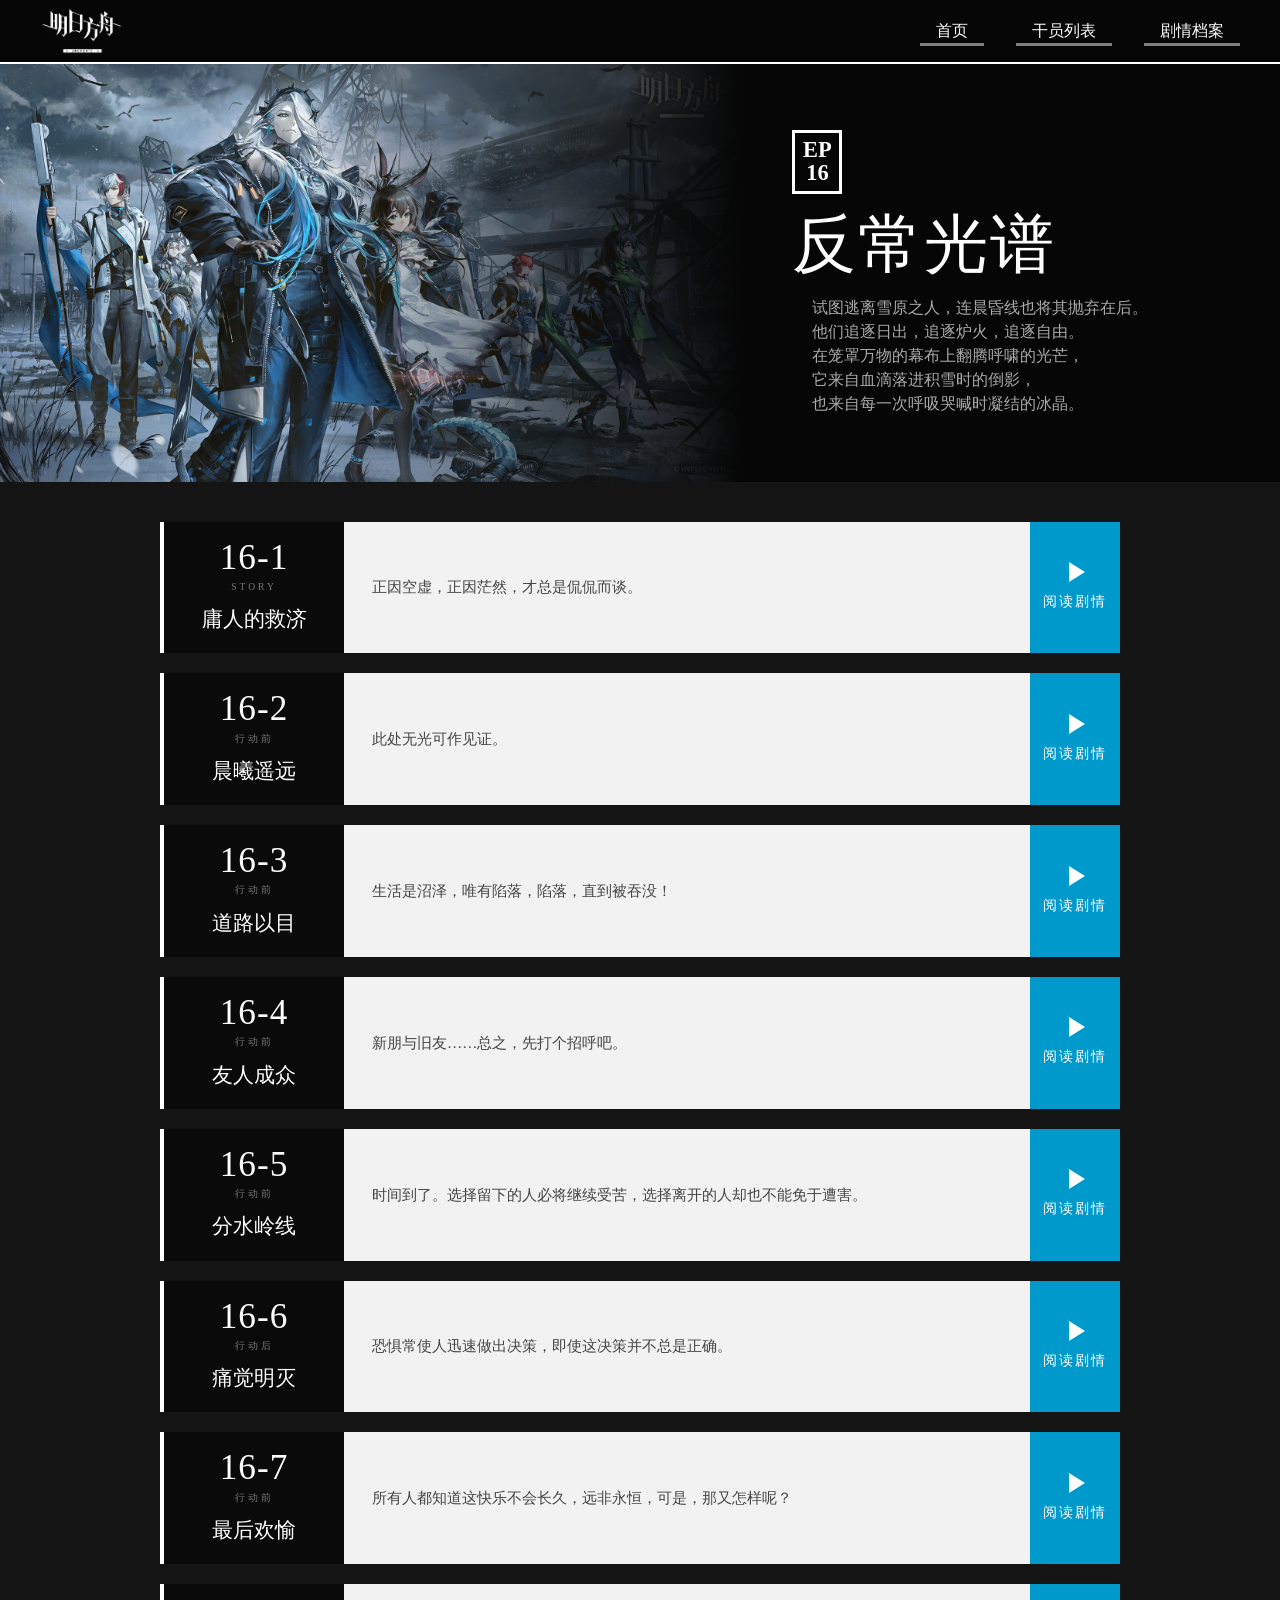
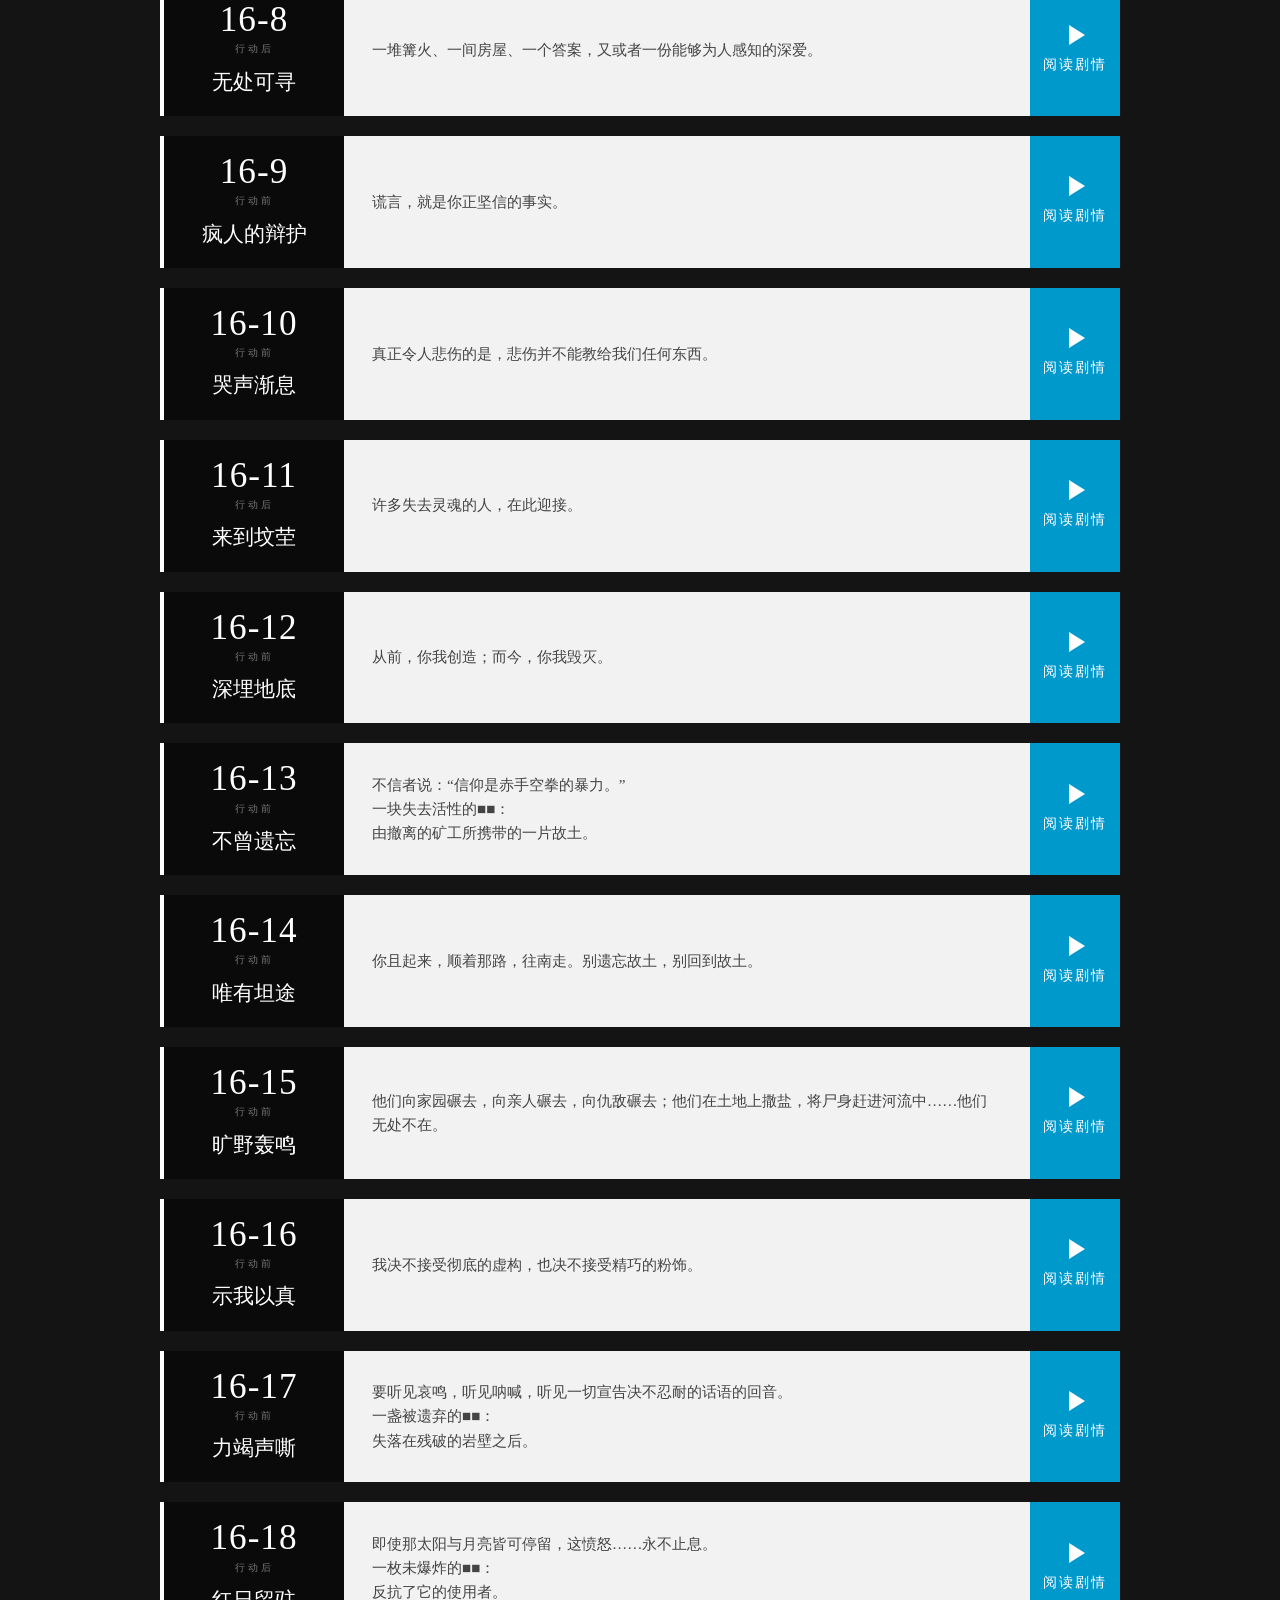
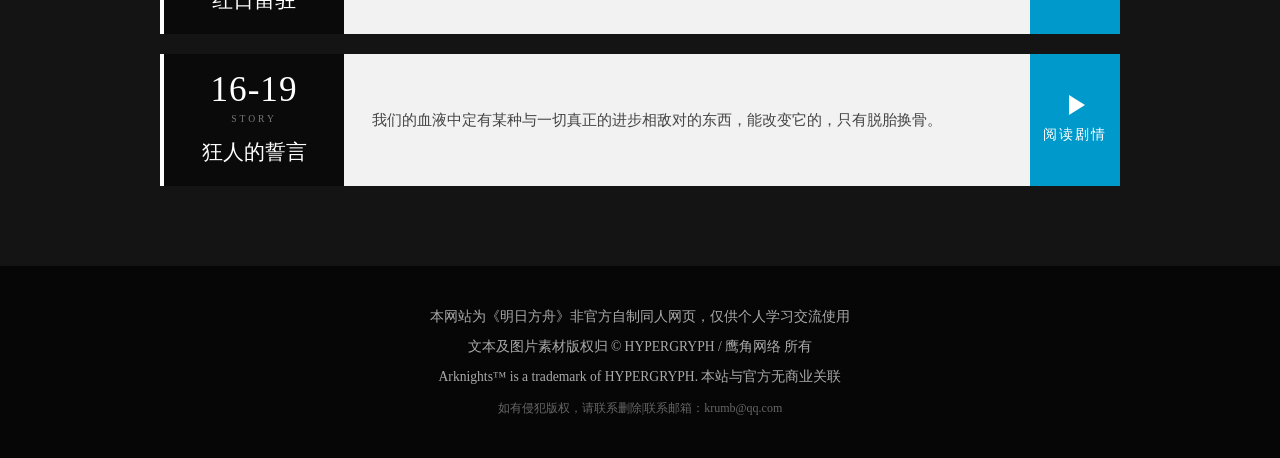
<file: 剧情_EP16.html>
<html>
<head>
  <meta charset="UTF-8">
  <title>剧情档案 - 反常光谱</title>
  <link rel="stylesheet" href="css/gonggong.css">
  <link rel="stylesheet" href="css/juqingliebiao.css">
</head>
<body>
  <div class="daohang">
    <a class="daohang-logo" href="https://ak.hypergryph.com/#index"><img src="sucai/logo.png" alt="Logo"></a>
    <ul class="daohang-caidan">
      <li><a href="index.html">首页</a></li>
      <li><a href="index.html#干员列表">干员列表</a></li>
      <li><a href="index.html#剧情档案">剧情档案</a></li>
    </ul>
  </div>

  <div class="zhuneirong">
    <div class="juqing-hengfu">
      <div class="hengfu-zuo">
        <img src="sucai/剧情_EP16.png">
        <div class="hengfu-zhezhao"></div>
      </div>
      <div class="hengfu-you">
        <div class="juqing-biaoji">
          <span>EP</span>
          <span>16</span>
        </div>
        <h1>反常光谱</h1>
        <p class="jianjie">
          试图逃离雪原之人，连晨昏线也将其抛弃在后。<br>
          他们追逐日出，追逐炉火，追逐自由。<br>
          在笼罩万物的幕布上翻腾呼啸的光芒，<br>
          它来自血滴落进积雪时的倒影，<br>
          也来自每一次呼吸哭喊时凝结的冰晶。
        </p>
      </div>
    </div>

    <div class="juqing-liebiao">

      <div class="juqing-xiang">
        <div class="juqing-zuobian"></div>
        <div class="juqing-xiang-zuo">
          <div class="zhangjie">16-1</div>
          <div class="story">STORY</div>
          <div class="biaoti">庸人的救济</div>
        </div>
        <div class="juqing-xiang-zhong">
          正因空虚，正因茫然，才总是侃侃而谈。
        </div>
        <a class="juqing-xiang-you" href="juqing/EP_16/16-1.html">
          <div class="sanjiao"></div>
          <div class="kaishi-wenzi">阅读剧情</div>
        </a>
      </div>

      <div class="juqing-xiang">
        <div class="juqing-zuobian"></div>
        <div class="juqing-xiang-zuo">
          <div class="zhangjie">16-2</div>
          <div class="story">行动前</div>
          <div class="biaoti">晨曦遥远</div>
        </div>
        <div class="juqing-xiang-zhong">
          此处无光可作见证。
        </div>
        <a class="juqing-xiang-you" href="juqing/EP_16/16-1.html">
          <div class="sanjiao"></div>
          <div class="kaishi-wenzi">阅读剧情</div>
        </a>
      </div>

      <div class="juqing-xiang">
        <div class="juqing-zuobian"></div>
        <div class="juqing-xiang-zuo">
          <div class="zhangjie">16-3</div>
          <div class="story">行动前</div>
          <div class="biaoti">道路以目</div>
        </div>
        <div class="juqing-xiang-zhong">
          生活是沼泽，唯有陷落，陷落，直到被吞没！
        </div>
        <a class="juqing-xiang-you" href="juqing/EP_16/16-1.html">
          <div class="sanjiao"></div>
          <div class="kaishi-wenzi">阅读剧情</div>
        </a>
      </div>

      <div class="juqing-xiang">
        <div class="juqing-zuobian"></div>
        <div class="juqing-xiang-zuo">
          <div class="zhangjie">16-4</div>
          <div class="story">行动前</div>
          <div class="biaoti">友人成众</div>
        </div>
        <div class="juqing-xiang-zhong">
          新朋与旧友……总之，先打个招呼吧。
        </div>
        <a class="juqing-xiang-you" href="juqing/EP_16/16-1.html">
          <div class="sanjiao"></div>
          <div class="kaishi-wenzi">阅读剧情</div>
        </a>
      </div>

      <div class="juqing-xiang">
        <div class="juqing-zuobian"></div>
        <div class="juqing-xiang-zuo">
          <div class="zhangjie">16-5</div>
          <div class="story">行动前</div>
          <div class="biaoti">分水岭线</div>
        </div>
        <div class="juqing-xiang-zhong">
          时间到了。选择留下的人必将继续受苦，选择离开的人却也不能免于遭害。
        </div>
        <a class="juqing-xiang-you" href="juqing/EP_16/16-1.html">
          <div class="sanjiao"></div>
          <div class="kaishi-wenzi">阅读剧情</div>
        </a>
      </div>

      <div class="juqing-xiang">
        <div class="juqing-zuobian"></div>
        <div class="juqing-xiang-zuo">
          <div class="zhangjie">16-6</div>
          <div class="story">行动后</div>
          <div class="biaoti">痛觉明灭</div>
        </div>
        <div class="juqing-xiang-zhong">
          恐惧常使人迅速做出决策，即使这决策并不总是正确。
        </div>
        <a class="juqing-xiang-you" href="juqing/EP_16/16-1.html">
          <div class="sanjiao"></div>
          <div class="kaishi-wenzi">阅读剧情</div>
        </a>
      </div>

      <div class="juqing-xiang">
        <div class="juqing-zuobian"></div>
        <div class="juqing-xiang-zuo">
          <div class="zhangjie">16-7</div>
          <div class="story">行动前</div>
          <div class="biaoti">最后欢愉</div>
        </div>
        <div class="juqing-xiang-zhong">
          所有人都知道这快乐不会长久，远非永恒，可是，那又怎样呢？
        </div>
        <a class="juqing-xiang-you" href="juqing/EP_16/16-1.html">
          <div class="sanjiao"></div>
          <div class="kaishi-wenzi">阅读剧情</div>
        </a>
      </div>

      <div class="juqing-xiang">
        <div class="juqing-zuobian"></div>
        <div class="juqing-xiang-zuo">
          <div class="zhangjie">16-8</div>
          <div class="story">行动后</div>
          <div class="biaoti">无处可寻</div>
        </div>
        <div class="juqing-xiang-zhong">
          一堆篝火、一间房屋、一个答案，又或者一份能够为人感知的深爱。
        </div>
        <a class="juqing-xiang-you" href="juqing/EP_16/16-1.html">
          <div class="sanjiao"></div>
          <div class="kaishi-wenzi">阅读剧情</div>
        </a>
      </div>

      <div class="juqing-xiang">
        <div class="juqing-zuobian"></div>
        <div class="juqing-xiang-zuo">
          <div class="zhangjie">16-9</div>
          <div class="story">行动前</div>
          <div class="biaoti">疯人的辩护</div>
        </div>
        <div class="juqing-xiang-zhong">
          谎言，就是你正坚信的事实。
        </div>
        <a class="juqing-xiang-you" href="juqing/EP_16/16-1.html">
          <div class="sanjiao"></div>
          <div class="kaishi-wenzi">阅读剧情</div>
        </a>
      </div>

      <div class="juqing-xiang">
        <div class="juqing-zuobian"></div>
        <div class="juqing-xiang-zuo">
          <div class="zhangjie">16-10</div>
          <div class="story">行动前</div>
          <div class="biaoti">哭声渐息</div>
        </div>
        <div class="juqing-xiang-zhong">
          真正令人悲伤的是，悲伤并不能教给我们任何东西。
        </div>
        <a class="juqing-xiang-you" href="juqing/EP_16/16-1.html">
          <div class="sanjiao"></div>
          <div class="kaishi-wenzi">阅读剧情</div>
        </a>
      </div>

      <div class="juqing-xiang">
        <div class="juqing-zuobian"></div>
        <div class="juqing-xiang-zuo">
          <div class="zhangjie">16-11</div>
          <div class="story">行动后</div>
          <div class="biaoti">来到坟茔</div>
        </div>
        <div class="juqing-xiang-zhong">
          许多失去灵魂的人，在此迎接。
        </div>
        <a class="juqing-xiang-you" href="juqing/EP_16/16-1.html">
          <div class="sanjiao"></div>
          <div class="kaishi-wenzi">阅读剧情</div>
        </a>
      </div>

      <div class="juqing-xiang">
        <div class="juqing-zuobian"></div>
        <div class="juqing-xiang-zuo">
          <div class="zhangjie">16-12</div>
          <div class="story">行动前</div>
          <div class="biaoti">深埋地底</div>
        </div>
        <div class="juqing-xiang-zhong">
          从前，你我创造；而今，你我毁灭。
        </div>
        <a class="juqing-xiang-you" href="juqing/EP_16/16-1.html">
          <div class="sanjiao"></div>
          <div class="kaishi-wenzi">阅读剧情</div>
        </a>
      </div>

      <div class="juqing-xiang">
        <div class="juqing-zuobian"></div>
        <div class="juqing-xiang-zuo">
          <div class="zhangjie">16-13</div>
          <div class="story">行动前</div>
          <div class="biaoti">不曾遗忘</div>
        </div>
        <div class="juqing-xiang-zhong">
          不信者说：“信仰是赤手空拳的暴力。”<br>
          一块失去活性的■■：<br>
          由撤离的矿工所携带的一片故土。
        </div>
        <a class="juqing-xiang-you" href="juqing/EP_16/16-1.html">
          <div class="sanjiao"></div>
          <div class="kaishi-wenzi">阅读剧情</div>
        </a>
      </div>

      <div class="juqing-xiang">
        <div class="juqing-zuobian"></div>
        <div class="juqing-xiang-zuo">
          <div class="zhangjie">16-14</div>
          <div class="story">行动前</div>
          <div class="biaoti">唯有坦途</div>
        </div>
        <div class="juqing-xiang-zhong">
          你且起来，顺着那路，往南走。别遗忘故土，别回到故土。
        </div>
        <a class="juqing-xiang-you" href="juqing/EP_16/16-1.html">
          <div class="sanjiao"></div>
          <div class="kaishi-wenzi">阅读剧情</div>
        </a>
      </div>

      <div class="juqing-xiang">
        <div class="juqing-zuobian"></div>
        <div class="juqing-xiang-zuo">
          <div class="zhangjie">16-15</div>
          <div class="story">行动前</div>
          <div class="biaoti">旷野轰鸣</div>
        </div>
        <div class="juqing-xiang-zhong">
          他们向家园碾去，向亲人碾去，向仇敌碾去；他们在土地上撒盐，将尸身赶进河流中……他们无处不在。
        </div>
        <a class="juqing-xiang-you" href="juqing/EP_16/16-1.html">
          <div class="sanjiao"></div>
          <div class="kaishi-wenzi">阅读剧情</div>
        </a>
      </div>

      <div class="juqing-xiang">
        <div class="juqing-zuobian"></div>
        <div class="juqing-xiang-zuo">
          <div class="zhangjie">16-16</div>
          <div class="story">行动前</div>
          <div class="biaoti">示我以真</div>
        </div>
        <div class="juqing-xiang-zhong">
          我决不接受彻底的虚构，也决不接受精巧的粉饰。
        </div>
        <a class="juqing-xiang-you" href="juqing/EP_16/16-1.html">
          <div class="sanjiao"></div>
          <div class="kaishi-wenzi">阅读剧情</div>
        </a>
      </div>

      <div class="juqing-xiang">
        <div class="juqing-zuobian"></div>
        <div class="juqing-xiang-zuo">
          <div class="zhangjie">16-17</div>
          <div class="story">行动前</div>
          <div class="biaoti">力竭声嘶</div>
        </div>
        <div class="juqing-xiang-zhong">
          要听见哀鸣，听见呐喊，听见一切宣告决不忍耐的话语的回音。<br>
          一盏被遗弃的■■：<br>
          失落在残破的岩壁之后。
        </div>
        <a class="juqing-xiang-you" href="juqing/EP_16/16-1.html">
          <div class="sanjiao"></div>
          <div class="kaishi-wenzi">阅读剧情</div>
        </a>
      </div>

      <div class="juqing-xiang">
        <div class="juqing-zuobian"></div>
        <div class="juqing-xiang-zuo">
          <div class="zhangjie">16-18</div>
          <div class="story">行动后</div>
          <div class="biaoti">红日留驻</div>
        </div>
        <div class="juqing-xiang-zhong">
          即使那太阳与月亮皆可停留，这愤怒……永不止息。<br>
          一枚未爆炸的■■：<br>
          反抗了它的使用者。
        </div>
        <a class="juqing-xiang-you" href="juqing/EP_16/16-1.html">
          <div class="sanjiao"></div>
          <div class="kaishi-wenzi">阅读剧情</div>
        </a>
      </div>

      <div class="juqing-xiang">
        <div class="juqing-zuobian"></div>
        <div class="juqing-xiang-zuo">
          <div class="zhangjie">16-19</div>
          <div class="story">STORY</div>
          <div class="biaoti">狂人的誓言</div>
        </div>
        <div class="juqing-xiang-zhong">
          我们的血液中定有某种与一切真正的进步相敌对的东西，能改变它的，只有脱胎换骨。
        </div>
        <a class="juqing-xiang-you" href="juqing/EP_16/16-1.html">
          <div class="sanjiao"></div>
          <div class="kaishi-wenzi">阅读剧情</div>
        </a>
      </div>

    </div>
  </div>

  <div class="dibulan">
    <div class="dibulan-rongqi">
      <div class="dibulan-wenzi">
        <p>本网站为《明日方舟》非官方自制同人网页，仅供个人学习交流使用</p>
        <p>文本及图片素材版权归 © HYPERGRYPH / 鹰角网络 所有</p>
        <p>Arknights™ is a trademark of HYPERGRYPH. 本站与官方无商业关联</p>
        <p class="mianze">如有侵犯版权，请联系删除|联系邮箱：krumb@qq.com</p>
      </div>
    </div>
  </div>
</body>
</html>
</file>
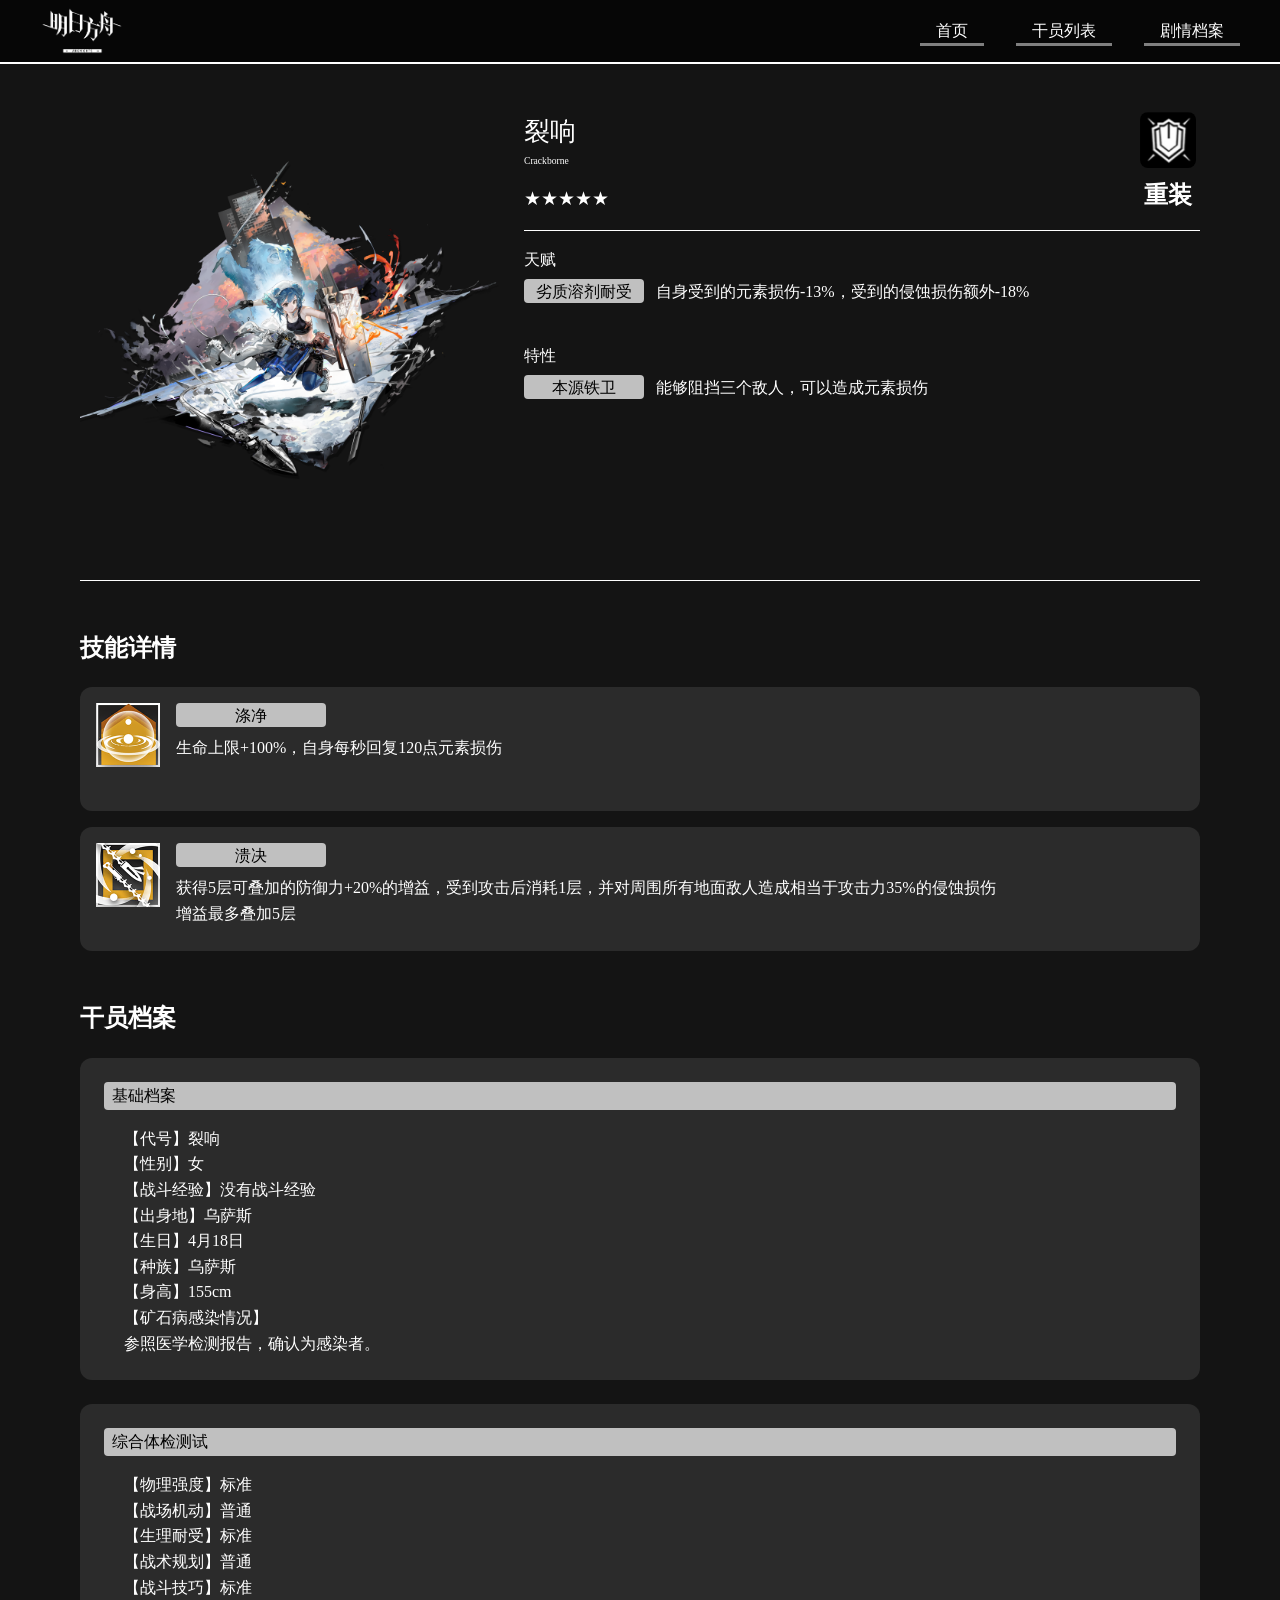
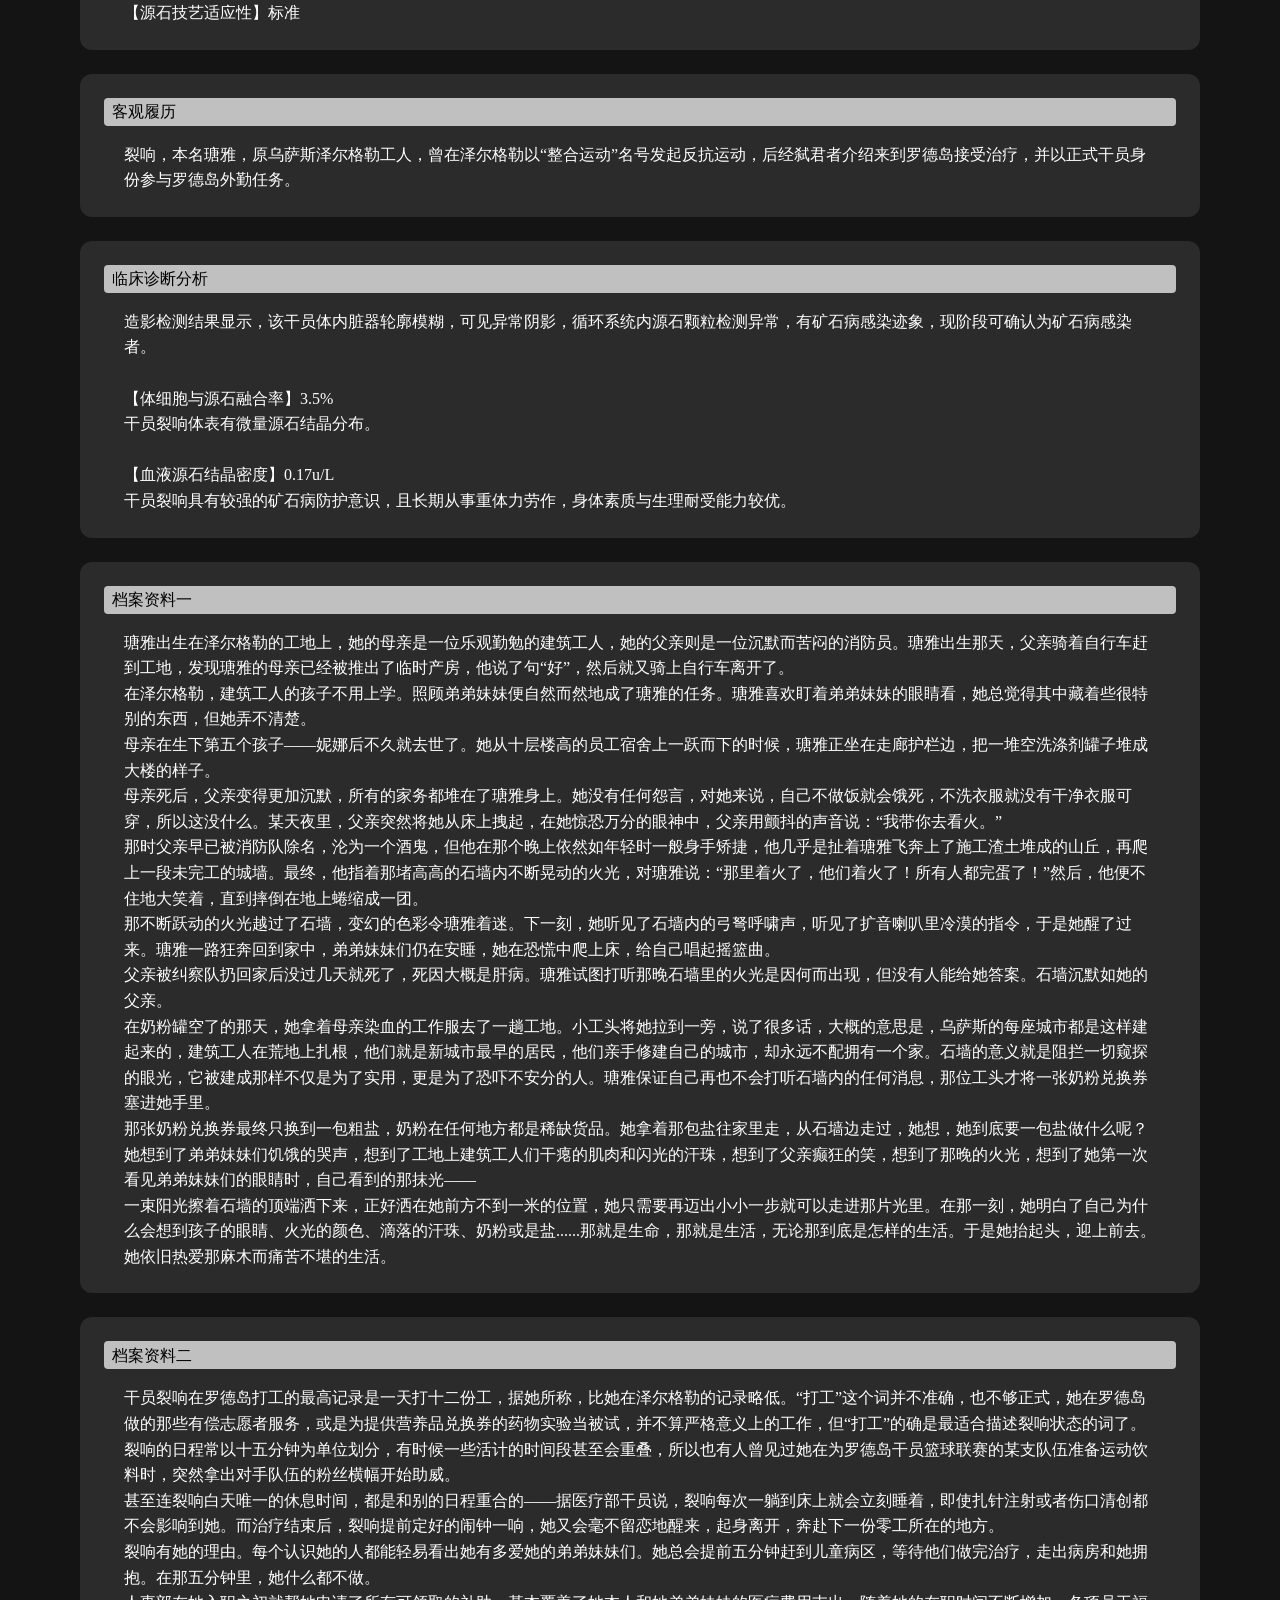
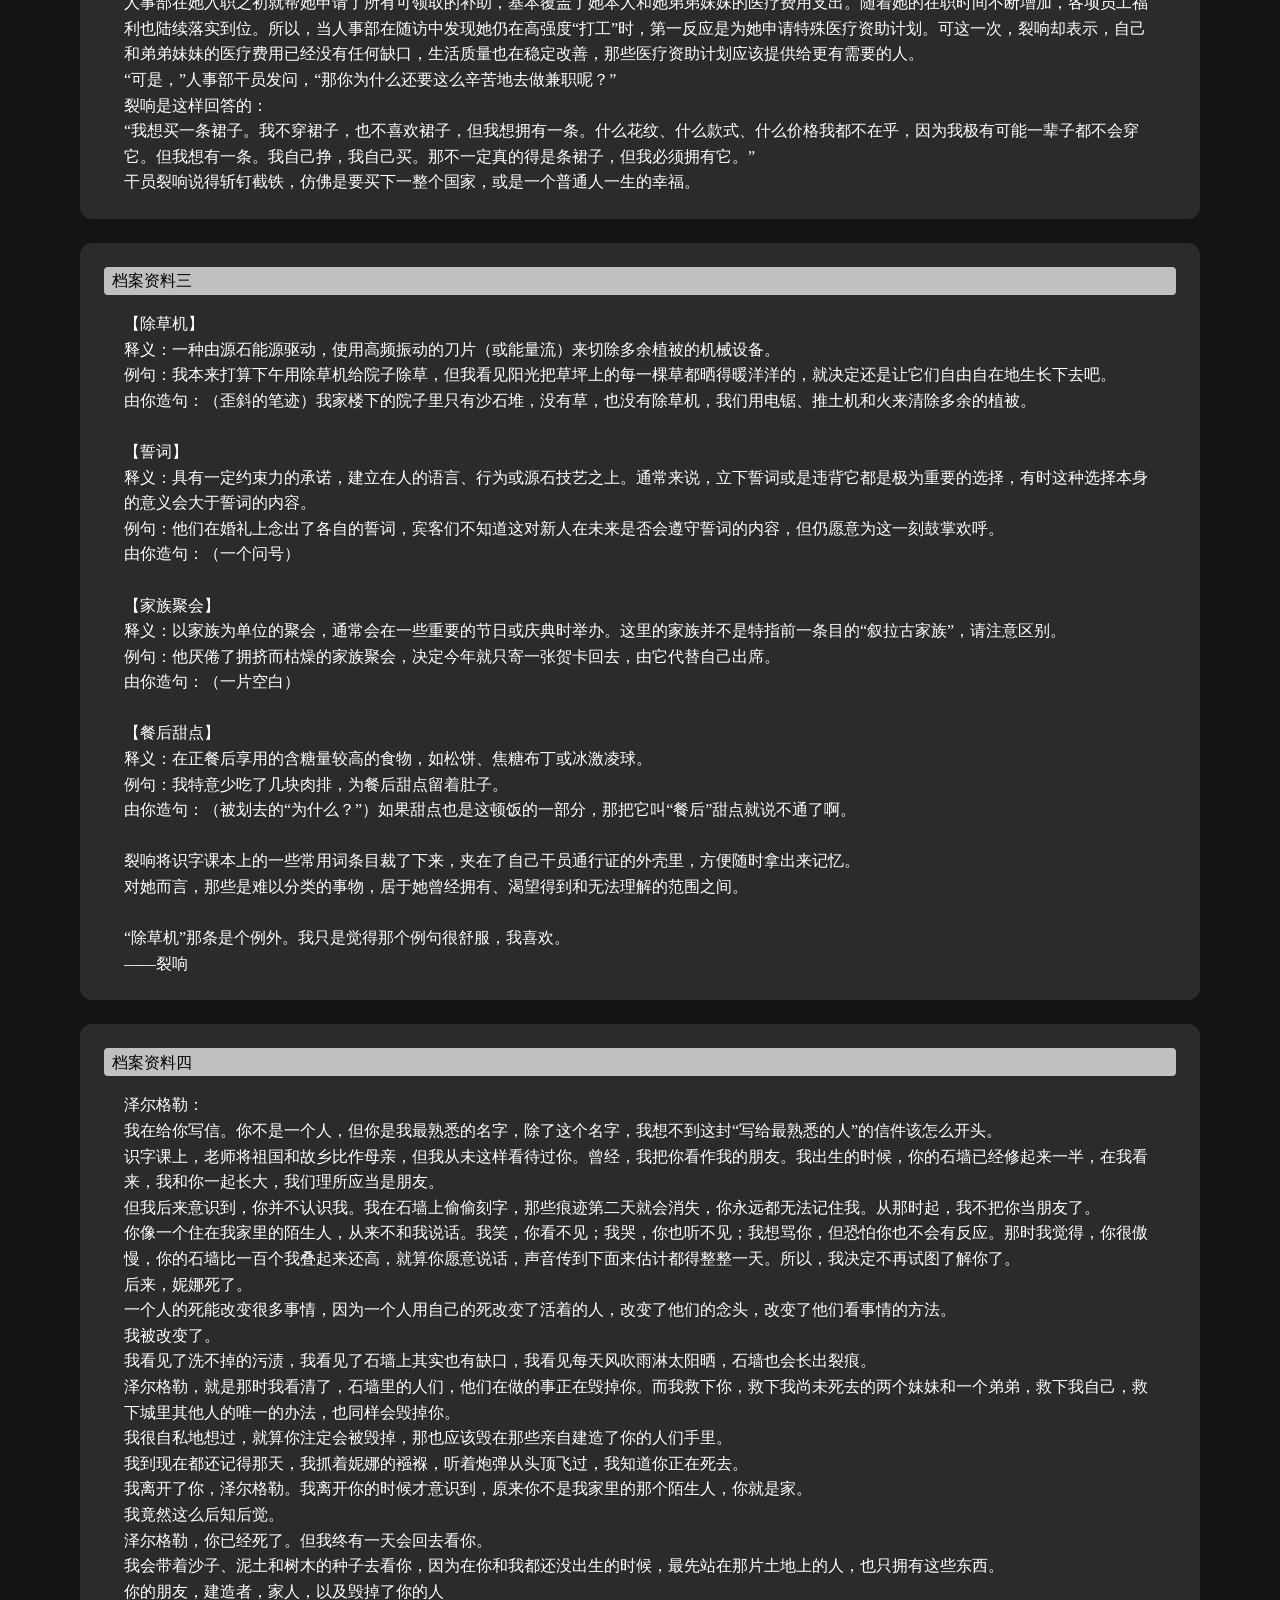
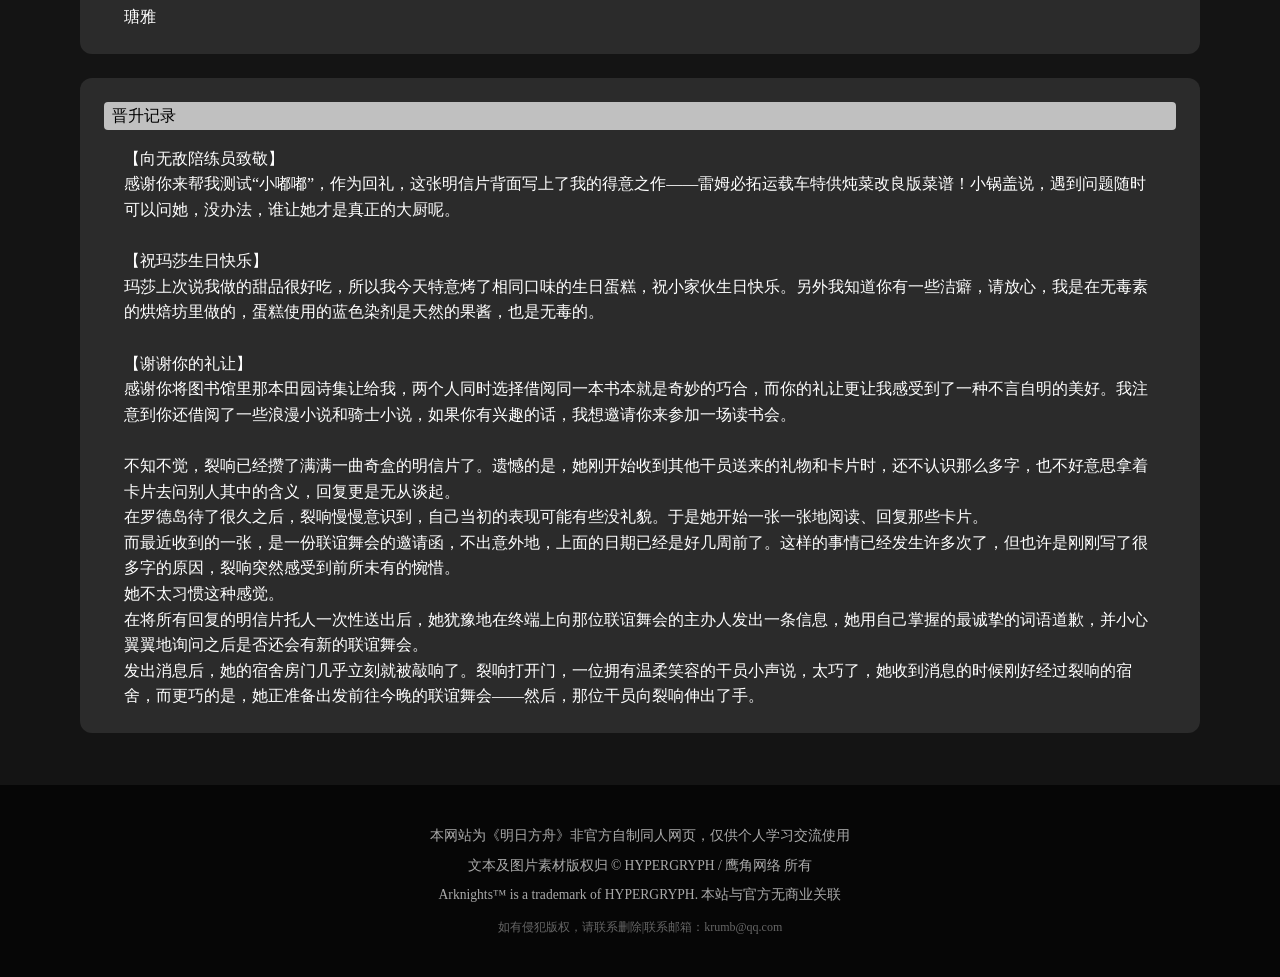
<file: 裂响.html>
<html>
<head>
  <meta charset="UTF-8">
  <title>干员详情 - 裂响</title>
  <link rel="stylesheet" href="css/gonggong.css">
  <link rel="stylesheet" href="css/ganyuanxiangqing.css">
</head>
<body>
  <div class="daohang">
    <a class="daohang-logo" href="https://ak.hypergryph.com/#index"><img src="sucai/logo.png" alt="Logo"></a>
    <ul class="daohang-caidan">
      <li><a href="index.html">首页</a></li>
      <li><a href="index.html#干员列表">干员列表</a></li>
      <li><a href="index.html#剧情档案">剧情档案</a></li>
    </ul>
  </div>

  <div class="zhuneirong">
    <div class="rongqi">

      <div class="jichu-xinxi-kuang">
        <div class="lihui-qu">
          <img src="sucai/立绘_裂响_2.png">
        </div>

        <div class="jichu-wenzi">
          <div class="xinxi-shangban">
            <div class="xinxi-zuo">
              <div class="ganyuan-nicheng">裂响</div>
              <div class="ganyuan-yingwen">Crackborne</div>
              <div class="ganyuan-xingji">★★★★★</div>
            </div>
            <div class="xinxi-you">
              <div class="zhiwei-tubiao"><img src="sucai/职业_重装.jpg"></div>
              <div class="ganyuan-zhiweiming">重装</div>
            </div>
          </div>

          <div class="xinxi-xiaban">
            <div class="tianfu">
              <div class="tianfutexing-biaoti">天赋</div>
              <div class="tianfutexing-xiang">
                <div class="tianfutexing-ming">劣质溶剂耐受</div>
                <div class="tianfutexing-xiaoguo">自身受到的元素损伤-13%，受到的侵蚀损伤额外-18%</div>
              </div>
            </div>

            <div class="texing">
              <div class="tianfutexing-biaoti">特性</div>
              <div class="tianfutexing-xiang">
                <div class="tianfutexing-ming">本源铁卫</div>
                <div class="tianfutexing-xiaoguo">能够阻挡三个敌人，可以造成元素损伤</div>
              </div>
            </div>
          </div>
        </div>
      </div>

      <div class="bankuai-biaoti">技能详情</div>
      <div class="jineng-qu">
        <div class="jineng-xiang">
          <div class="jineng-tubiao"><img src="sucai/技能_涤净.png"></div>
          <div class="jineng-miaoshu">
            <div class="jineng-ming">涤净</div>
            <div class="jineng-xiaoguo">生命上限+100%，自身每秒回复120点元素损伤</div>
          </div>
        </div>
        <div class="jineng-xiang">
          <div class="jineng-tubiao"><img src="sucai/技能_溃决.png"></div>
          <div class="jineng-miaoshu">
            <div class="jineng-ming">溃决</div>
            <div class="jineng-xiaoguo">获得5层可叠加的防御力+20%的增益，受到攻击后消耗1层，并对周围所有地面敌人造成相当于攻击力35%的侵蚀损伤<br>增益最多叠加5层</div>
          </div>
        </div>
      </div>

      <div class="bankuai-biaoti">干员档案</div>
      <div class="dangan-qu">
        <div class="dangan-pian">
          <div class="dangan-xiaobiaoti">基础档案</div>
          <div class="dangan-zhengwen">
            【代号】裂响<br>
            【性别】女<br>
            【战斗经验】没有战斗经验<br>
            【出身地】乌萨斯<br>
            【生日】4月18日<br>
            【种族】乌萨斯<br>
            【身高】155cm<br>
            【矿石病感染情况】<br>
            参照医学检测报告，确认为感染者。
          </div>
        </div>
        <div class="dangan-pian">
          <div class="dangan-xiaobiaoti">综合体检测试</div>
          <div class="dangan-zhengwen">
            【物理强度】标准<br>
            【战场机动】普通<br>
            【生理耐受】标准<br>
            【战术规划】普通<br>
            【战斗技巧】标准<br>
            【源石技艺适应性】标准
          </div>
        </div>
        <div class="dangan-pian">
          <div class="dangan-xiaobiaoti">客观履历</div>
          <div class="dangan-zhengwen">
            裂响，本名瑭雅，原乌萨斯泽尔格勒工人，曾在泽尔格勒以“整合运动”名号发起反抗运动，后经弑君者介绍来到罗德岛接受治疗，并以正式干员身份参与罗德岛外勤任务。
          </div>
        </div>
        <div class="dangan-pian">
          <div class="dangan-xiaobiaoti">临床诊断分析</div>
          <div class="dangan-zhengwen">
            造影检测结果显示，该干员体内脏器轮廓模糊，可见异常阴影，循环系统内源石颗粒检测异常，有矿石病感染迹象，现阶段可确认为矿石病感染者。<br>
            <br>
            【体细胞与源石融合率】3.5%<br>
            干员裂响体表有微量源石结晶分布。<br>
            <br>
            【血液源石结晶密度】0.17u/L<br>
            干员裂响具有较强的矿石病防护意识，且长期从事重体力劳作，身体素质与生理耐受能力较优。
          </div>
        </div>
        <div class="dangan-pian">
          <div class="dangan-xiaobiaoti">档案资料一</div>
          <div class="dangan-zhengwen">
            瑭雅出生在泽尔格勒的工地上，她的母亲是一位乐观勤勉的建筑工人，她的父亲则是一位沉默而苦闷的消防员。瑭雅出生那天，父亲骑着自行车赶到工地，发现瑭雅的母亲已经被推出了临时产房，他说了句“好”，然后就又骑上自行车离开了。<br>
            在泽尔格勒，建筑工人的孩子不用上学。照顾弟弟妹妹便自然而然地成了瑭雅的任务。瑭雅喜欢盯着弟弟妹妹的眼睛看，她总觉得其中藏着些很特别的东西，但她弄不清楚。<br>
            母亲在生下第五个孩子——妮娜后不久就去世了。她从十层楼高的员工宿舍上一跃而下的时候，瑭雅正坐在走廊护栏边，把一堆空洗涤剂罐子堆成大楼的样子。<br>
            母亲死后，父亲变得更加沉默，所有的家务都堆在了瑭雅身上。她没有任何怨言，对她来说，自己不做饭就会饿死，不洗衣服就没有干净衣服可穿，所以这没什么。某天夜里，父亲突然将她从床上拽起，在她惊恐万分的眼神中，父亲用颤抖的声音说：“我带你去看火。”<br>
            那时父亲早已被消防队除名，沦为一个酒鬼，但他在那个晚上依然如年轻时一般身手矫捷，他几乎是扯着瑭雅飞奔上了施工渣土堆成的山丘，再爬上一段未完工的城墙。最终，他指着那堵高高的石墙内不断晃动的火光，对瑭雅说：“那里着火了，他们着火了！所有人都完蛋了！”然后，他便不住地大笑着，直到摔倒在地上蜷缩成一团。<br>
            那不断跃动的火光越过了石墙，变幻的色彩令瑭雅着迷。下一刻，她听见了石墙内的弓弩呼啸声，听见了扩音喇叭里冷漠的指令，于是她醒了过来。瑭雅一路狂奔回到家中，弟弟妹妹们仍在安睡，她在恐慌中爬上床，给自己唱起摇篮曲。<br>
            父亲被纠察队扔回家后没过几天就死了，死因大概是肝病。瑭雅试图打听那晚石墙里的火光是因何而出现，但没有人能给她答案。石墙沉默如她的父亲。<br>
            在奶粉罐空了的那天，她拿着母亲染血的工作服去了一趟工地。小工头将她拉到一旁，说了很多话，大概的意思是，乌萨斯的每座城市都是这样建起来的，建筑工人在荒地上扎根，他们就是新城市最早的居民，他们亲手修建自己的城市，却永远不配拥有一个家。石墙的意义就是阻拦一切窥探的眼光，它被建成那样不仅是为了实用，更是为了恐吓不安分的人。瑭雅保证自己再也不会打听石墙内的任何消息，那位工头才将一张奶粉兑换券塞进她手里。<br>
            那张奶粉兑换券最终只换到一包粗盐，奶粉在任何地方都是稀缺货品。她拿着那包盐往家里走，从石墙边走过，她想，她到底要一包盐做什么呢？她想到了弟弟妹妹们饥饿的哭声，想到了工地上建筑工人们干瘪的肌肉和闪光的汗珠，想到了父亲癫狂的笑，想到了那晚的火光，想到了她第一次看见弟弟妹妹们的眼睛时，自己看到的那抹光——<br>
            一束阳光擦着石墙的顶端洒下来，正好洒在她前方不到一米的位置，她只需要再迈出小小一步就可以走进那片光里。在那一刻，她明白了自己为什么会想到孩子的眼睛、火光的颜色、滴落的汗珠、奶粉或是盐......那就是生命，那就是生活，无论那到底是怎样的生活。于是她抬起头，迎上前去。<br>
            她依旧热爱那麻木而痛苦不堪的生活。
          </div>
        </div>
        <div class="dangan-pian">
          <div class="dangan-xiaobiaoti">档案资料二</div>
          <div class="dangan-zhengwen">
            干员裂响在罗德岛打工的最高记录是一天打十二份工，据她所称，比她在泽尔格勒的记录略低。“打工”这个词并不准确，也不够正式，她在罗德岛做的那些有偿志愿者服务，或是为提供营养品兑换券的药物实验当被试，并不算严格意义上的工作，但“打工”的确是最适合描述裂响状态的词了。<br>
            裂响的日程常以十五分钟为单位划分，有时候一些活计的时间段甚至会重叠，所以也有人曾见过她在为罗德岛干员篮球联赛的某支队伍准备运动饮料时，突然拿出对手队伍的粉丝横幅开始助威。<br>
            甚至连裂响白天唯一的休息时间，都是和别的日程重合的——据医疗部干员说，裂响每次一躺到床上就会立刻睡着，即使扎针注射或者伤口清创都不会影响到她。而治疗结束后，裂响提前定好的闹钟一响，她又会毫不留恋地醒来，起身离开，奔赴下一份零工所在的地方。<br>
            裂响有她的理由。每个认识她的人都能轻易看出她有多爱她的弟弟妹妹们。她总会提前五分钟赶到儿童病区，等待他们做完治疗，走出病房和她拥抱。在那五分钟里，她什么都不做。<br>
            人事部在她入职之初就帮她申请了所有可领取的补助，基本覆盖了她本人和她弟弟妹妹的医疗费用支出。随着她的在职时间不断增加，各项员工福利也陆续落实到位。所以，当人事部在随访中发现她仍在高强度“打工”时，第一反应是为她申请特殊医疗资助计划。可这一次，裂响却表示，自己和弟弟妹妹的医疗费用已经没有任何缺口，生活质量也在稳定改善，那些医疗资助计划应该提供给更有需要的人。<br>
            “可是，”人事部干员发问，“那你为什么还要这么辛苦地去做兼职呢？”<br>
            裂响是这样回答的：<br>
            “我想买一条裙子。我不穿裙子，也不喜欢裙子，但我想拥有一条。什么花纹、什么款式、什么价格我都不在乎，因为我极有可能一辈子都不会穿它。但我想有一条。我自己挣，我自己买。那不一定真的得是条裙子，但我必须拥有它。”<br>
            干员裂响说得斩钉截铁，仿佛是要买下一整个国家，或是一个普通人一生的幸福。
          </div>
        </div>
        <div class="dangan-pian">
          <div class="dangan-xiaobiaoti">档案资料三</div>
          <div class="dangan-zhengwen">
            【除草机】<br>
            释义：一种由源石能源驱动，使用高频振动的刀片（或能量流）来切除多余植被的机械设备。<br>
            例句：我本来打算下午用除草机给院子除草，但我看见阳光把草坪上的每一棵草都晒得暖洋洋的，就决定还是让它们自由自在地生长下去吧。<br>
            由你造句：（歪斜的笔迹）我家楼下的院子里只有沙石堆，没有草，也没有除草机，我们用电锯、推土机和火来清除多余的植被。<br>
            <br>
            【誓词】<br>
            释义：具有一定约束力的承诺，建立在人的语言、行为或源石技艺之上。通常来说，立下誓词或是违背它都是极为重要的选择，有时这种选择本身的意义会大于誓词的内容。<br>
            例句：他们在婚礼上念出了各自的誓词，宾客们不知道这对新人在未来是否会遵守誓词的内容，但仍愿意为这一刻鼓掌欢呼。<br>
            由你造句：（一个问号）<br>
            <br>
            【家族聚会】<br>
            释义：以家族为单位的聚会，通常会在一些重要的节日或庆典时举办。这里的家族并不是特指前一条目的“叙拉古家族”，请注意区别。<br>
            例句：他厌倦了拥挤而枯燥的家族聚会，决定今年就只寄一张贺卡回去，由它代替自己出席。<br>
            由你造句：（一片空白）<br>
            <br>
            【餐后甜点】<br>
            释义：在正餐后享用的含糖量较高的食物，如松饼、焦糖布丁或冰激凌球。<br>
            例句：我特意少吃了几块肉排，为餐后甜点留着肚子。<br>
            由你造句：（被划去的“为什么？”）如果甜点也是这顿饭的一部分，那把它叫“餐后”甜点就说不通了啊。<br>
            <br>
            裂响将识字课本上的一些常用词条目裁了下来，夹在了自己干员通行证的外壳里，方便随时拿出来记忆。<br>
            对她而言，那些是难以分类的事物，居于她曾经拥有、渴望得到和无法理解的范围之间。<br>
            <br>
            “除草机”那条是个例外。我只是觉得那个例句很舒服，我喜欢。<br>
            ——裂响
          </div>
        </div>
        <div class="dangan-pian">
          <div class="dangan-xiaobiaoti">档案资料四</div>
          <div class="dangan-zhengwen">
            泽尔格勒：<br>
            我在给你写信。你不是一个人，但你是我最熟悉的名字，除了这个名字，我想不到这封“写给最熟悉的人”的信件该怎么开头。<br>
            识字课上，老师将祖国和故乡比作母亲，但我从未这样看待过你。曾经，我把你看作我的朋友。我出生的时候，你的石墙已经修起来一半，在我看来，我和你一起长大，我们理所应当是朋友。<br>
            但我后来意识到，你并不认识我。我在石墙上偷偷刻字，那些痕迹第二天就会消失，你永远都无法记住我。从那时起，我不把你当朋友了。<br>
            你像一个住在我家里的陌生人，从来不和我说话。我笑，你看不见；我哭，你也听不见；我想骂你，但恐怕你也不会有反应。那时我觉得，你很傲慢，你的石墙比一百个我叠起来还高，就算你愿意说话，声音传到下面来估计都得整整一天。所以，我决定不再试图了解你了。<br>
            后来，妮娜死了。<br>
            一个人的死能改变很多事情，因为一个人用自己的死改变了活着的人，改变了他们的念头，改变了他们看事情的方法。<br>
            我被改变了。<br>
            我看见了洗不掉的污渍，我看见了石墙上其实也有缺口，我看见每天风吹雨淋太阳晒，石墙也会长出裂痕。<br>
            泽尔格勒，就是那时我看清了，石墙里的人们，他们在做的事正在毁掉你。而我救下你，救下我尚未死去的两个妹妹和一个弟弟，救下我自己，救下城里其他人的唯一的办法，也同样会毁掉你。<br>
            我很自私地想过，就算你注定会被毁掉，那也应该毁在那些亲自建造了你的人们手里。<br>
            我到现在都还记得那天，我抓着妮娜的襁褓，听着炮弹从头顶飞过，我知道你正在死去。<br>
            我离开了你，泽尔格勒。我离开你的时候才意识到，原来你不是我家里的那个陌生人，你就是家。<br>
            我竟然这么后知后觉。<br>
            泽尔格勒，你已经死了。但我终有一天会回去看你。<br>
            我会带着沙子、泥土和树木的种子去看你，因为在你和我都还没出生的时候，最先站在那片土地上的人，也只拥有这些东西。<br>
            你的朋友，建造者，家人，以及毁掉了你的人<br>
            瑭雅
          </div>
        </div>
        <div class="dangan-pian">
          <div class="dangan-xiaobiaoti">晋升记录</div>
          <div class="dangan-zhengwen">
            【向无敌陪练员致敬】<br>
            感谢你来帮我测试“小嘟嘟”，作为回礼，这张明信片背面写上了我的得意之作——雷姆必拓运载车特供炖菜改良版菜谱！小锅盖说，遇到问题随时可以问她，没办法，谁让她才是真正的大厨呢。<br>
            <br>
            【祝玛莎生日快乐】<br>
            玛莎上次说我做的甜品很好吃，所以我今天特意烤了相同口味的生日蛋糕，祝小家伙生日快乐。另外我知道你有一些洁癖，请放心，我是在无毒素的烘焙坊里做的，蛋糕使用的蓝色染剂是天然的果酱，也是无毒的。<br>
            <br>
            【谢谢你的礼让】<br>
            感谢你将图书馆里那本田园诗集让给我，两个人同时选择借阅同一本书本就是奇妙的巧合，而你的礼让更让我感受到了一种不言自明的美好。我注意到你还借阅了一些浪漫小说和骑士小说，如果你有兴趣的话，我想邀请你来参加一场读书会。<br>
            <br>
            不知不觉，裂响已经攒了满满一曲奇盒的明信片了。遗憾的是，她刚开始收到其他干员送来的礼物和卡片时，还不认识那么多字，也不好意思拿着卡片去问别人其中的含义，回复更是无从谈起。<br>
            在罗德岛待了很久之后，裂响慢慢意识到，自己当初的表现可能有些没礼貌。于是她开始一张一张地阅读、回复那些卡片。<br>
            而最近收到的一张，是一份联谊舞会的邀请函，不出意外地，上面的日期已经是好几周前了。这样的事情已经发生许多次了，但也许是刚刚写了很多字的原因，裂响突然感受到前所未有的惋惜。<br>
            她不太习惯这种感觉。<br>
            在将所有回复的明信片托人一次性送出后，她犹豫地在终端上向那位联谊舞会的主办人发出一条信息，她用自己掌握的最诚挚的词语道歉，并小心翼翼地询问之后是否还会有新的联谊舞会。<br>
            发出消息后，她的宿舍房门几乎立刻就被敲响了。裂响打开门，一位拥有温柔笑容的干员小声说，太巧了，她收到消息的时候刚好经过裂响的宿舍，而更巧的是，她正准备出发前往今晚的联谊舞会——然后，那位干员向裂响伸出了手。
          </div>
        </div>
      </div>
    </div>
  </div>

  <div class="dibulan">
    <div class="dibulan-rongqi">
      <div class="dibulan-wenzi">
        <p>本网站为《明日方舟》非官方自制同人网页，仅供个人学习交流使用</p>
        <p>文本及图片素材版权归 © HYPERGRYPH / 鹰角网络 所有</p>
        <p>Arknights™ is a trademark of HYPERGRYPH. 本站与官方无商业关联</p>
        <p class="mianze">如有侵犯版权，请联系删除|联系邮箱：krumb@qq.com</p>
      </div>
    </div>
  </div>
</body>
</html>
</file>
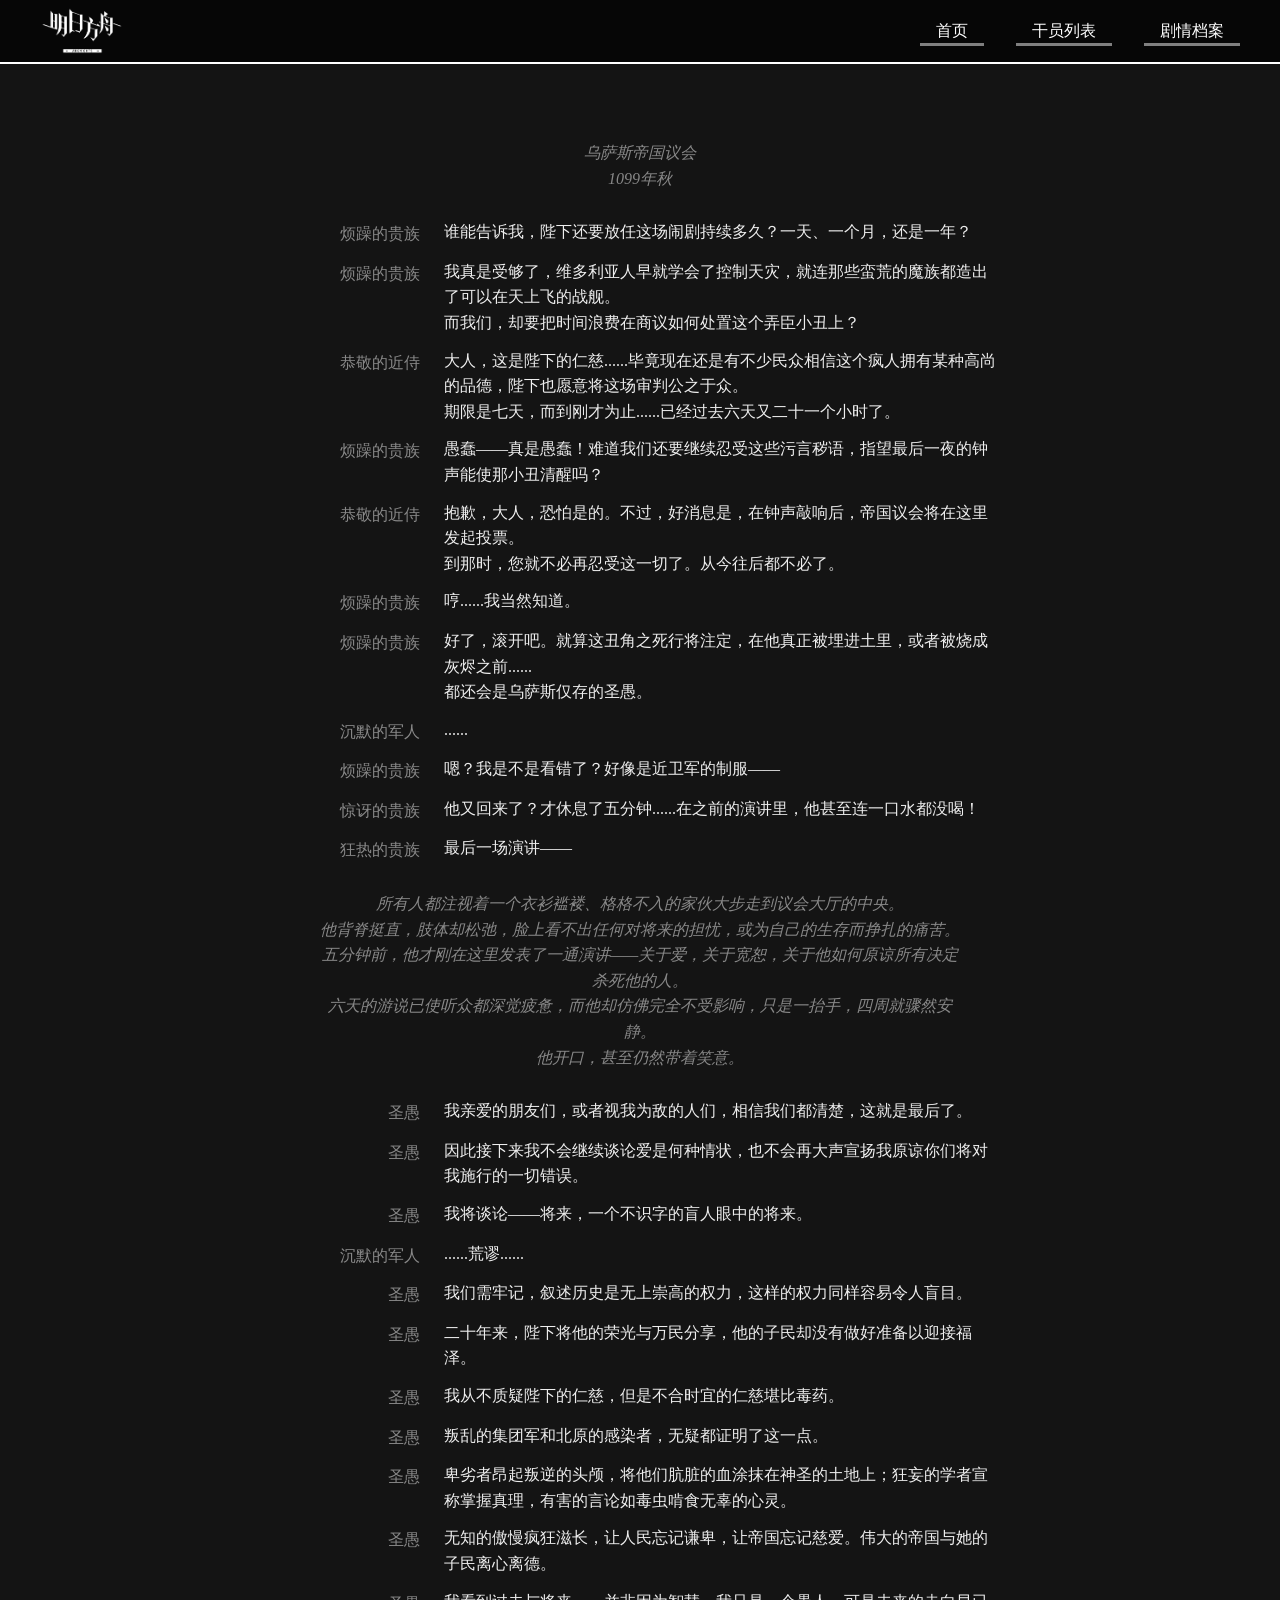
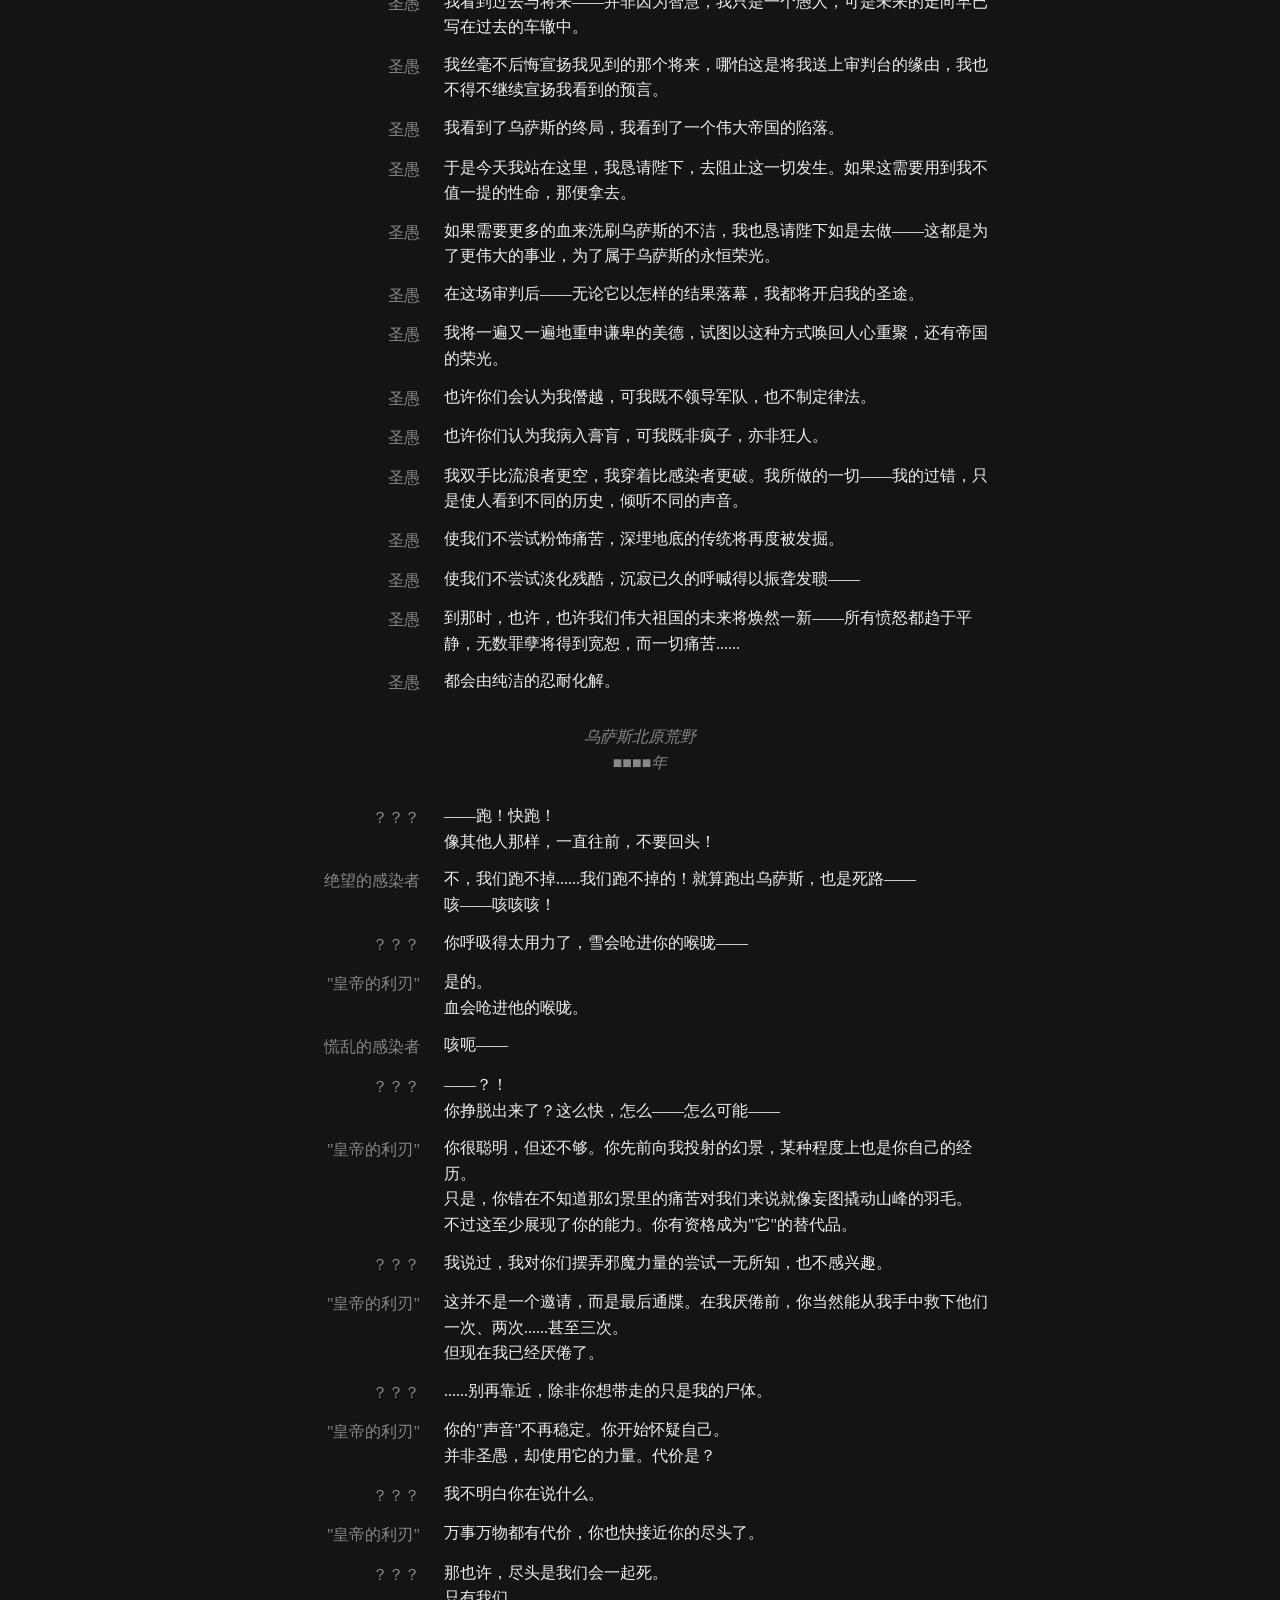
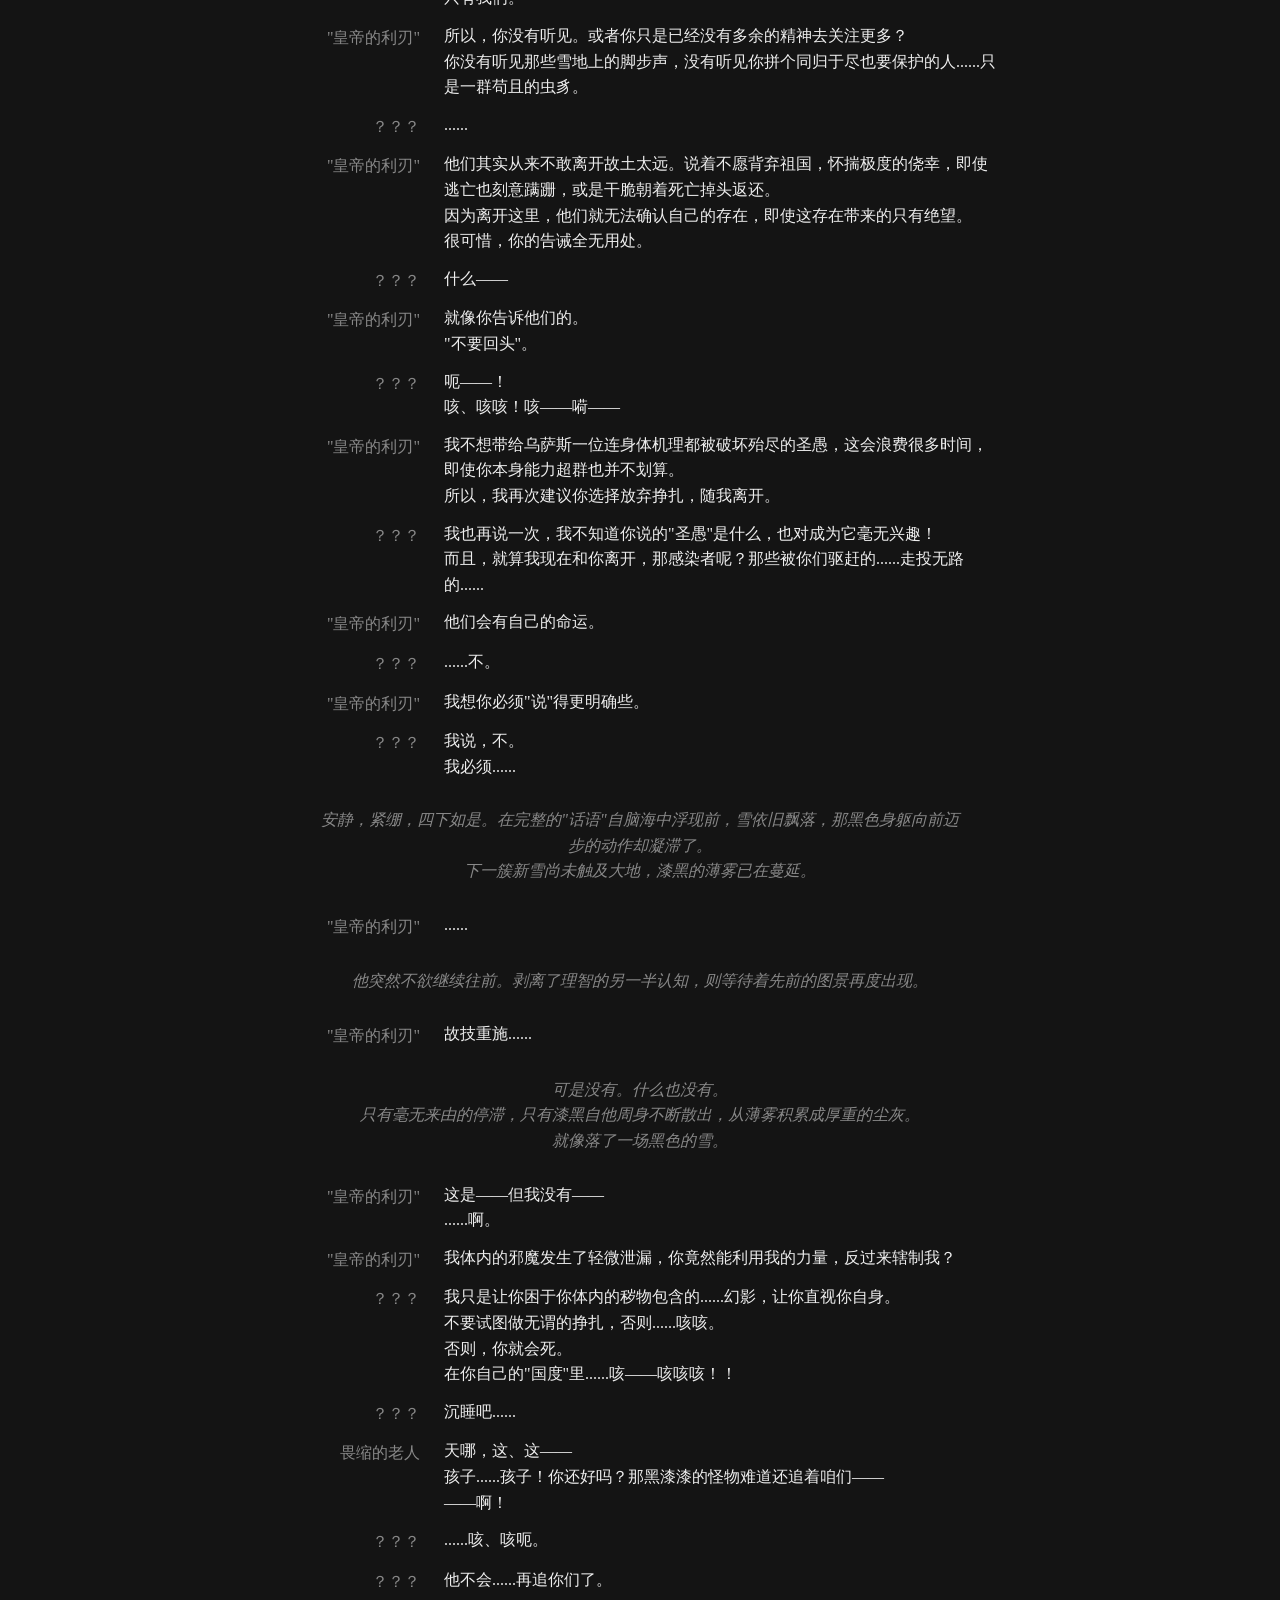
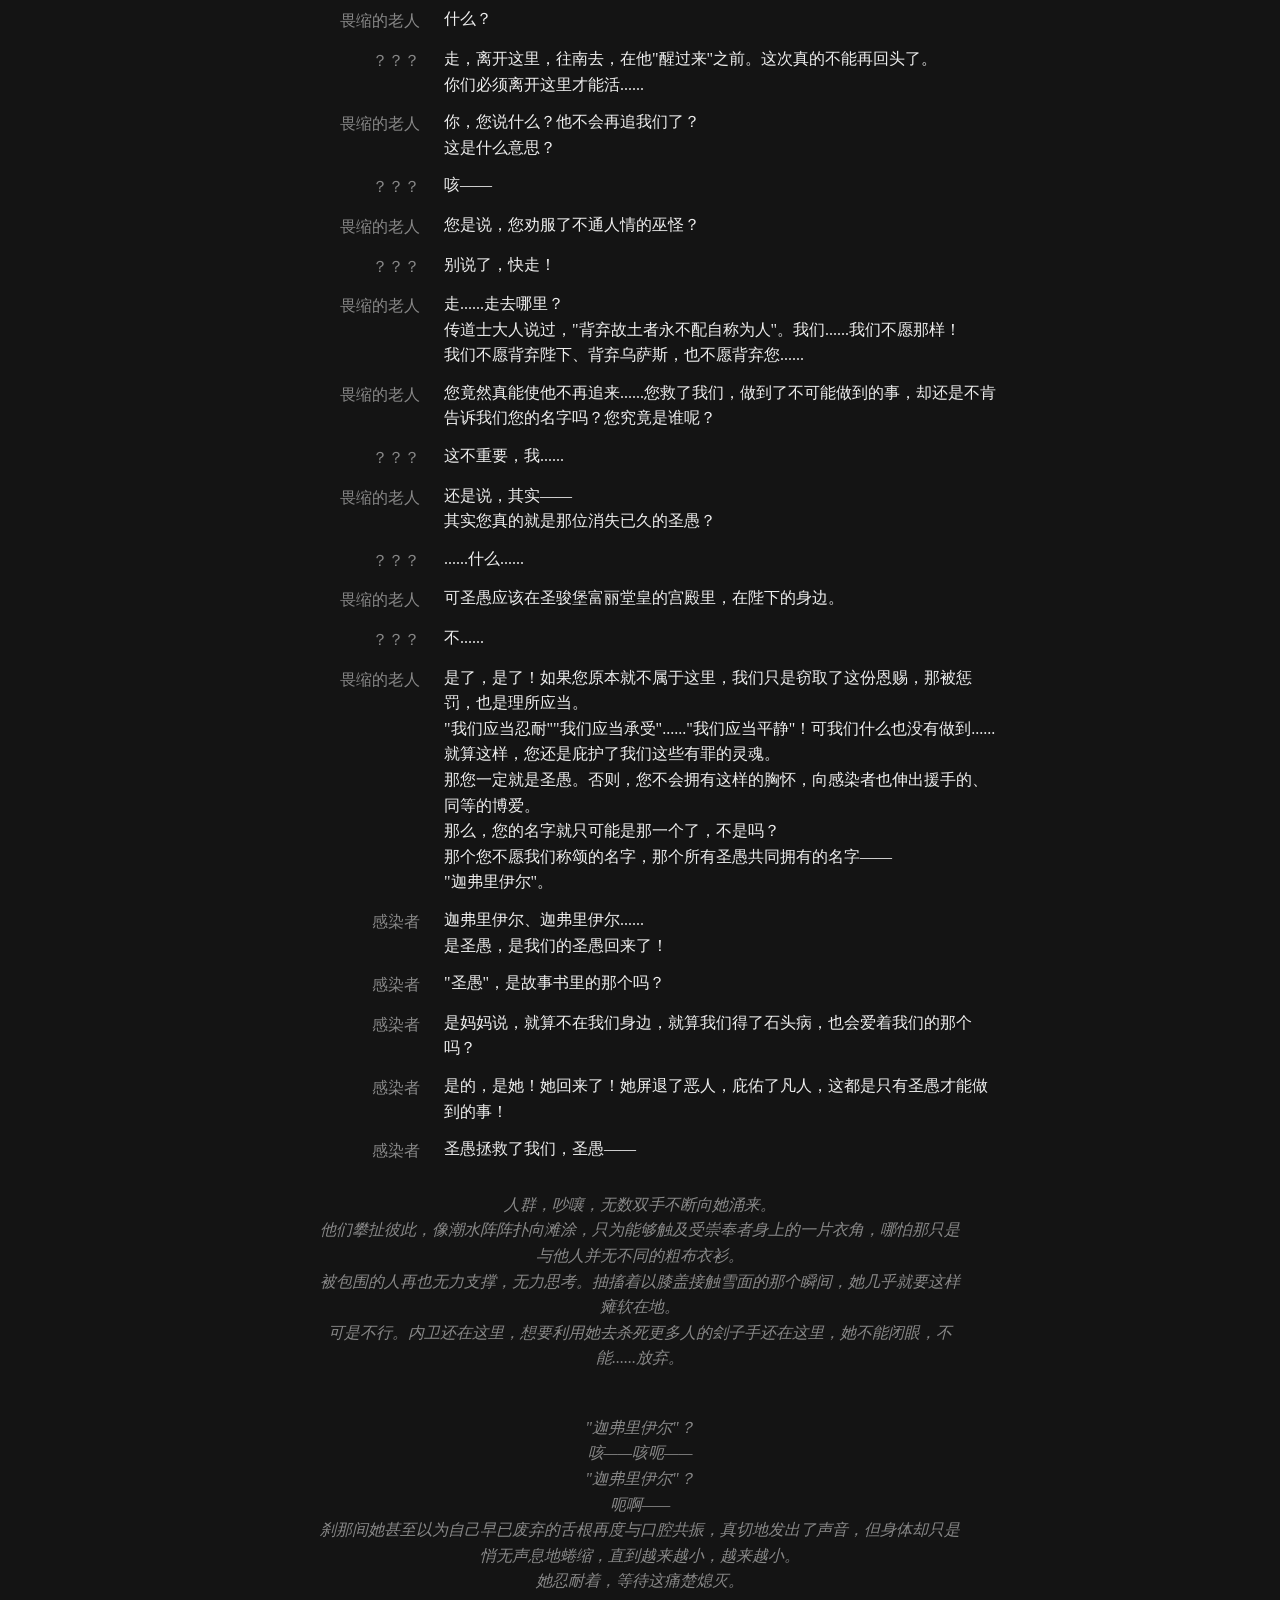
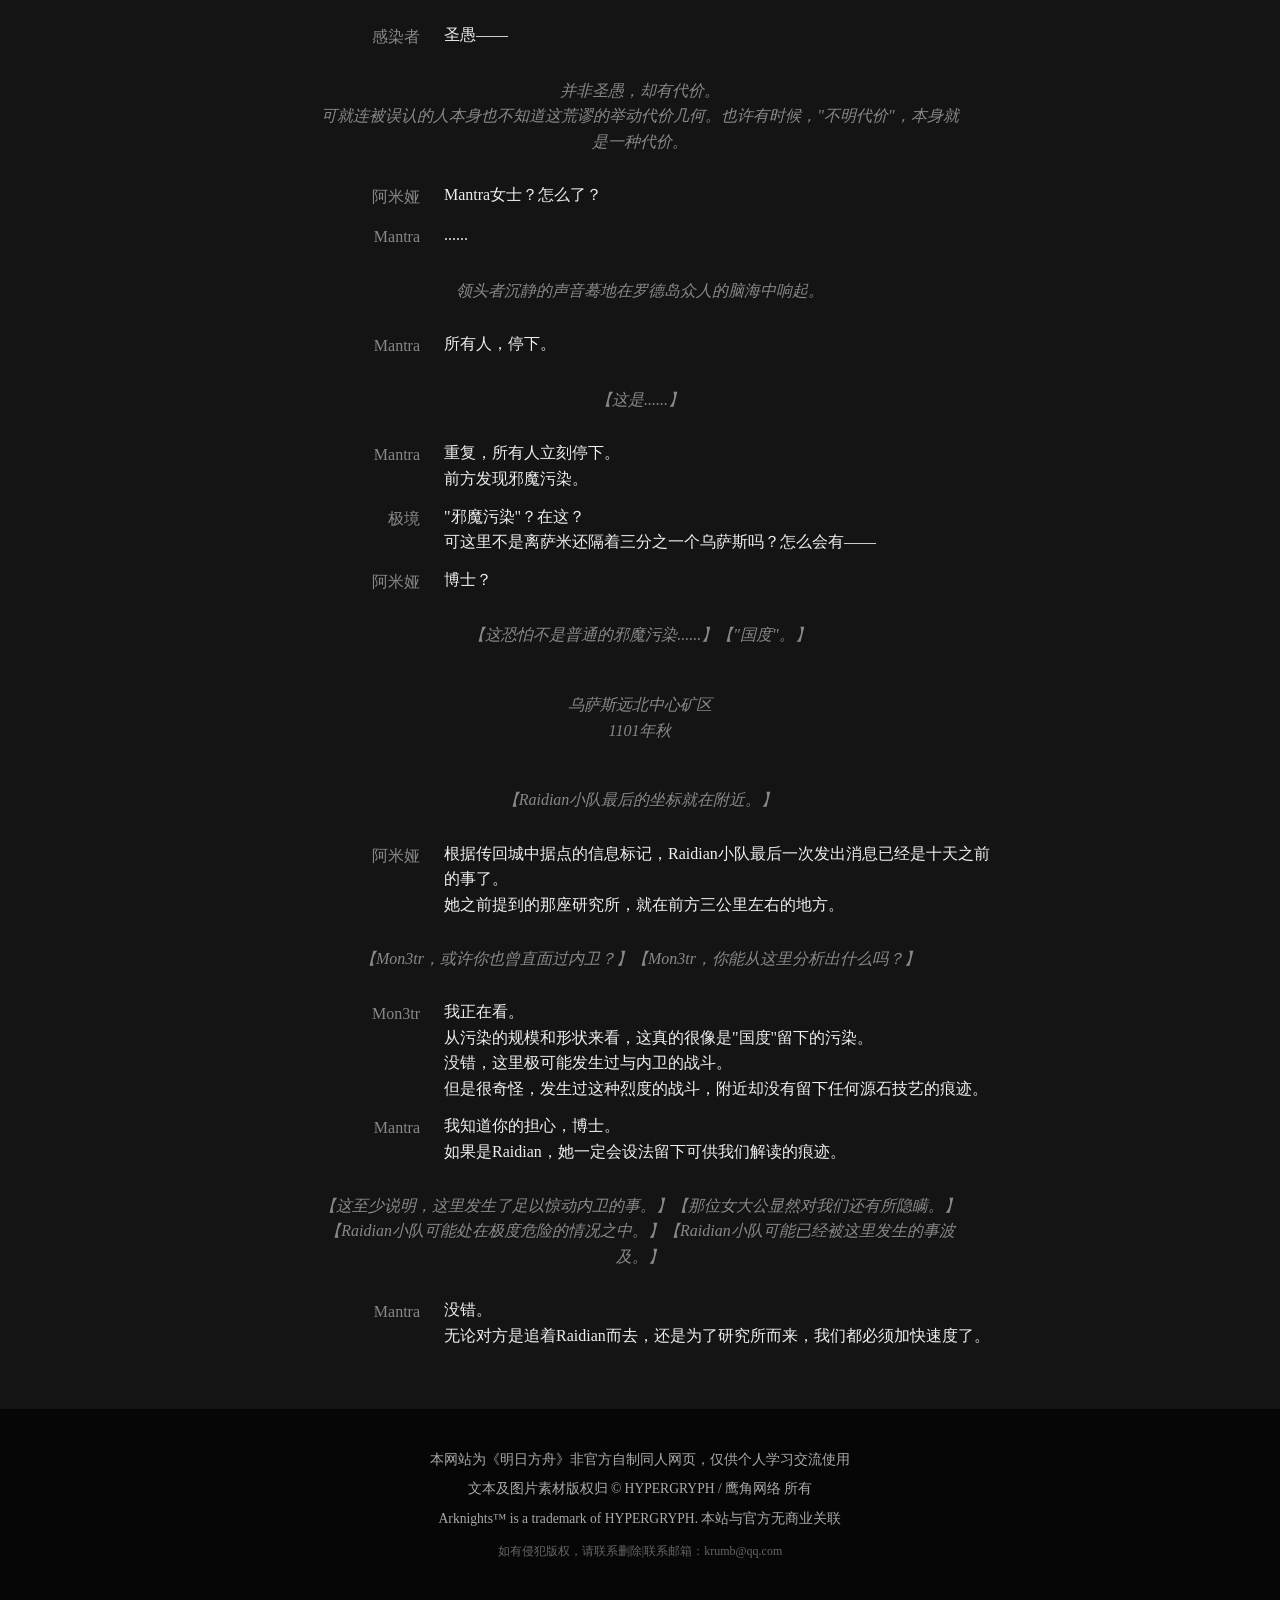
<file: juqing/EP_16/16-1.html>
<html>
<head>
  <meta charset="UTF-8">
  <title>剧情-16-1</title>
  <link rel="stylesheet" href="../../css/gonggong.css">
  <link rel="stylesheet" href="../../css/juqing.css">
</head>
<body>
  <div class="daohang">
    <a class="daohang-logo" href="https://ak.hypergryph.com/#index"><img src="../../sucai/logo.png" alt="Logo"></a>
    <ul class="daohang-caidan">
      <li><a href="../../index.html">首页</a></li>
      <li><a href="../../index.html#干员列表">干员列表</a></li>
      <li><a href="../../index.html#剧情档案">剧情档案</a></li>
    </ul>
  </div>

  <div class="zhuneirong">
    <div class="juqing-rongqi">

      <div class="pangbai">
        乌萨斯帝国议会<br>1099年秋
      </div>
      <div class="duihua">
        <div class="juese-ming">烦躁的贵族</div>
        <div class="juese-neirong">谁能告诉我，陛下还要放任这场闹剧持续多久？一天、一个月，还是一年？</div>
      </div>
      <div class="duihua">
        <div class="juese-ming">烦躁的贵族</div>
        <div class="juese-neirong">我真是受够了，维多利亚人早就学会了控制天灾，就连那些蛮荒的魔族都造出了可以在天上飞的战舰。<br>而我们，却要把时间浪费在商议如何处置这个弄臣小丑上？</div>
      </div>
      <div class="duihua">
        <div class="juese-ming">恭敬的近侍</div>
        <div class="juese-neirong">大人，这是陛下的仁慈......毕竟现在还是有不少民众相信这个疯人拥有某种高尚的品德，陛下也愿意将这场审判公之于众。<br>期限是七天，而到刚才为止......已经过去六天又二十一个小时了。</div>
      </div>
      <div class="duihua">
        <div class="juese-ming">烦躁的贵族</div>
        <div class="juese-neirong">愚蠢——真是愚蠢！难道我们还要继续忍受这些污言秽语，指望最后一夜的钟声能使那小丑清醒吗？</div>
      </div>
      <div class="duihua">
        <div class="juese-ming">恭敬的近侍</div>
        <div class="juese-neirong">抱歉，大人，恐怕是的。不过，好消息是，在钟声敲响后，帝国议会将在这里发起投票。<br>到那时，您就不必再忍受这一切了。从今往后都不必了。</div>
      </div>
      <div class="duihua">
        <div class="juese-ming">烦躁的贵族</div>
        <div class="juese-neirong">哼......我当然知道。</div>
      </div>
      <div class="duihua">
        <div class="juese-ming">烦躁的贵族</div>
        <div class="juese-neirong">好了，滚开吧。就算这丑角之死行将注定，在他真正被埋进土里，或者被烧成灰烬之前......<br>都还会是乌萨斯仅存的圣愚。</div>
      </div>
      <div class="duihua">
        <div class="juese-ming">沉默的军人</div>
        <div class="juese-neirong">......</div>
      </div>
      <div class="duihua">
        <div class="juese-ming">烦躁的贵族</div>
        <div class="juese-neirong">嗯？我是不是看错了？好像是近卫军的制服——</div>
      </div>
      <div class="duihua">
        <div class="juese-ming">惊讶的贵族</div>
        <div class="juese-neirong">他又回来了？才休息了五分钟......在之前的演讲里，他甚至连一口水都没喝！</div>
      </div>
      <div class="duihua">
        <div class="juese-ming">狂热的贵族</div>
        <div class="juese-neirong">最后一场演讲——</div>
      </div>
      <div class="pangbai">
        所有人都注视着一个衣衫褴褛、格格不入的家伙大步走到议会大厅的中央。<br>他背脊挺直，肢体却松弛，脸上看不出任何对将来的担忧，或为自己的生存而挣扎的痛苦。<br>五分钟前，他才刚在这里发表了一通演讲——关于爱，关于宽恕，关于他如何原谅所有决定杀死他的人。<br>六天的游说已使听众都深觉疲惫，而他却仿佛完全不受影响，只是一抬手，四周就骤然安静。<br>他开口，甚至仍然带着笑意。
      </div>
      <div class="duihua">
        <div class="juese-ming">圣愚</div>
        <div class="juese-neirong">我亲爱的朋友们，或者视我为敌的人们，相信我们都清楚，这就是最后了。</div>
      </div>
      <div class="duihua">
        <div class="juese-ming">圣愚</div>
        <div class="juese-neirong">因此接下来我不会继续谈论爱是何种情状，也不会再大声宣扬我原谅你们将对我施行的一切错误。</div>
      </div>
      <div class="duihua">
        <div class="juese-ming">圣愚</div>
        <div class="juese-neirong">我将谈论——将来，一个不识字的盲人眼中的将来。</div>
      </div>
      <div class="duihua">
        <div class="juese-ming">沉默的军人</div>
        <div class="juese-neirong">......荒谬......</div>
      </div>
      <div class="duihua">
        <div class="juese-ming">圣愚</div>
        <div class="juese-neirong">我们需牢记，叙述历史是无上崇高的权力，这样的权力同样容易令人盲目。</div>
      </div>
      <div class="duihua">
        <div class="juese-ming">圣愚</div>
        <div class="juese-neirong">二十年来，陛下将他的荣光与万民分享，他的子民却没有做好准备以迎接福泽。</div>
      </div>
      <div class="duihua">
        <div class="juese-ming">圣愚</div>
        <div class="juese-neirong">我从不质疑陛下的仁慈，但是不合时宜的仁慈堪比毒药。</div>
      </div>
      <div class="duihua">
        <div class="juese-ming">圣愚</div>
        <div class="juese-neirong">叛乱的集团军和北原的感染者，无疑都证明了这一点。</div>
      </div>
      <div class="duihua">
        <div class="juese-ming">圣愚</div>
        <div class="juese-neirong">卑劣者昂起叛逆的头颅，将他们肮脏的血涂抹在神圣的土地上；狂妄的学者宣称掌握真理，有害的言论如毒虫啃食无辜的心灵。</div>
      </div>
      <div class="duihua">
        <div class="juese-ming">圣愚</div>
        <div class="juese-neirong">无知的傲慢疯狂滋长，让人民忘记谦卑，让帝国忘记慈爱。伟大的帝国与她的子民离心离德。</div>
      </div>
      <div class="duihua">
        <div class="juese-ming">圣愚</div>
        <div class="juese-neirong">我看到过去与将来——并非因为智慧，我只是一个愚人，可是未来的走向早已写在过去的车辙中。</div>
      </div>
      <div class="duihua">
        <div class="juese-ming">圣愚</div>
        <div class="juese-neirong">我丝毫不后悔宣扬我见到的那个将来，哪怕这是将我送上审判台的缘由，我也不得不继续宣扬我看到的预言。</div>
      </div>
      <div class="duihua">
        <div class="juese-ming">圣愚</div>
        <div class="juese-neirong">我看到了乌萨斯的终局，我看到了一个伟大帝国的陷落。</div>
      </div>
      <div class="duihua">
        <div class="juese-ming">圣愚</div>
        <div class="juese-neirong">于是今天我站在这里，我恳请陛下，去阻止这一切发生。如果这需要用到我不值一提的性命，那便拿去。</div>
      </div>
      <div class="duihua">
        <div class="juese-ming">圣愚</div>
        <div class="juese-neirong">如果需要更多的血来洗刷乌萨斯的不洁，我也恳请陛下如是去做——这都是为了更伟大的事业，为了属于乌萨斯的永恒荣光。</div>
      </div>
      <div class="duihua">
        <div class="juese-ming">圣愚</div>
        <div class="juese-neirong">在这场审判后——无论它以怎样的结果落幕，我都将开启我的圣途。</div>
      </div>
      <div class="duihua">
        <div class="juese-ming">圣愚</div>
        <div class="juese-neirong">我将一遍又一遍地重申谦卑的美德，试图以这种方式唤回人心重聚，还有帝国的荣光。</div>
      </div>
      <div class="duihua">
        <div class="juese-ming">圣愚</div>
        <div class="juese-neirong">也许你们会认为我僭越，可我既不领导军队，也不制定律法。</div>
      </div>
      <div class="duihua">
        <div class="juese-ming">圣愚</div>
        <div class="juese-neirong">也许你们认为我病入膏肓，可我既非疯子，亦非狂人。</div>
      </div>
      <div class="duihua">
        <div class="juese-ming">圣愚</div>
        <div class="juese-neirong">我双手比流浪者更空，我穿着比感染者更破。我所做的一切——我的过错，只是使人看到不同的历史，倾听不同的声音。</div>
      </div>
      <div class="duihua">
        <div class="juese-ming">圣愚</div>
        <div class="juese-neirong">使我们不尝试粉饰痛苦，深埋地底的传统将再度被发掘。</div>
      </div>
      <div class="duihua">
        <div class="juese-ming">圣愚</div>
        <div class="juese-neirong">使我们不尝试淡化残酷，沉寂已久的呼喊得以振聋发聩——</div>
      </div>
      <div class="duihua">
        <div class="juese-ming">圣愚</div>
        <div class="juese-neirong">到那时，也许，也许我们伟大祖国的未来将焕然一新——所有愤怒都趋于平静，无数罪孽将得到宽恕，而一切痛苦......</div>
      </div>
      <div class="duihua">
        <div class="juese-ming">圣愚</div>
        <div class="juese-neirong">都会由纯洁的忍耐化解。</div>
      </div>

      <div class="pangbai">
        乌萨斯北原荒野<br>■■■■年
      </div>
      <div class="duihua">
        <div class="juese-ming">？？？</div>
        <div class="juese-neirong">——跑！快跑！<br>像其他人那样，一直往前，不要回头！</div>
      </div>
      <div class="duihua">
        <div class="juese-ming">绝望的感染者</div>
        <div class="juese-neirong">不，我们跑不掉......我们跑不掉的！就算跑出乌萨斯，也是死路——<br>咳——咳咳咳！</div>
      </div>
      <div class="duihua">
        <div class="juese-ming">？？？</div>
        <div class="juese-neirong">你呼吸得太用力了，雪会呛进你的喉咙——</div>
      </div>
      <div class="duihua">
        <div class="juese-ming">"皇帝的利刃"</div>
        <div class="juese-neirong">是的。<br>血会呛进他的喉咙。</div>
      </div>
      <div class="duihua">
        <div class="juese-ming">慌乱的感染者</div>
        <div class="juese-neirong">咳呃——</div>
      </div>
      <div class="duihua">
        <div class="juese-ming">？？？</div>
        <div class="juese-neirong">——？！<br>你挣脱出来了？这么快，怎么——怎么可能——</div>
      </div>
      <div class="duihua">
        <div class="juese-ming">"皇帝的利刃"</div>
        <div class="juese-neirong">你很聪明，但还不够。你先前向我投射的幻景，某种程度上也是你自己的经历。<br>只是，你错在不知道那幻景里的痛苦对我们来说就像妄图撬动山峰的羽毛。<br>不过这至少展现了你的能力。你有资格成为"它"的替代品。</div>
      </div>
      <div class="duihua">
        <div class="juese-ming">？？？</div>
        <div class="juese-neirong">我说过，我对你们摆弄邪魔力量的尝试一无所知，也不感兴趣。</div>
      </div>
      <div class="duihua">
        <div class="juese-ming">"皇帝的利刃"</div>
        <div class="juese-neirong">这并不是一个邀请，而是最后通牒。在我厌倦前，你当然能从我手中救下他们一次、两次......甚至三次。<br>但现在我已经厌倦了。</div>
      </div>
      <div class="duihua">
        <div class="juese-ming">？？？</div>
        <div class="juese-neirong">......别再靠近，除非你想带走的只是我的尸体。</div>
      </div>
      <div class="duihua">
        <div class="juese-ming">"皇帝的利刃"</div>
        <div class="juese-neirong">你的"声音"不再稳定。你开始怀疑自己。<br>并非圣愚，却使用它的力量。代价是？</div>
      </div>
      <div class="duihua">
        <div class="juese-ming">？？？</div>
        <div class="juese-neirong">我不明白你在说什么。</div>
      </div>
      <div class="duihua">
        <div class="juese-ming">"皇帝的利刃"</div>
        <div class="juese-neirong">万事万物都有代价，你也快接近你的尽头了。</div>
      </div>
      <div class="duihua">
        <div class="juese-ming">？？？</div>
        <div class="juese-neirong">那也许，尽头是我们会一起死。<br>只有我们。</div>
      </div>
      <div class="duihua">
        <div class="juese-ming">"皇帝的利刃"</div>
        <div class="juese-neirong">所以，你没有听见。或者你只是已经没有多余的精神去关注更多？<br>你没有听见那些雪地上的脚步声，没有听见你拼个同归于尽也要保护的人......只是一群苟且的虫豸。</div>
      </div>
      <div class="duihua">
        <div class="juese-ming">？？？</div>
        <div class="juese-neirong">......</div>
      </div>
      <div class="duihua">
        <div class="juese-ming">"皇帝的利刃"</div>
        <div class="juese-neirong">他们其实从来不敢离开故土太远。说着不愿背弃祖国，怀揣极度的侥幸，即使逃亡也刻意蹒跚，或是干脆朝着死亡掉头返还。<br>因为离开这里，他们就无法确认自己的存在，即使这存在带来的只有绝望。<br>很可惜，你的告诫全无用处。</div>
      </div>
      <div class="duihua">
        <div class="juese-ming">？？？</div>
        <div class="juese-neirong">什么——</div>
      </div>
      <div class="duihua">
        <div class="juese-ming">"皇帝的利刃"</div>
        <div class="juese-neirong">就像你告诉他们的。<br>"不要回头"。</div>
      </div>
      <div class="duihua">
        <div class="juese-ming">？？？</div>
        <div class="juese-neirong">呃——！<br>咳、咳咳！咳——嗬——</div>
      </div>
      <div class="duihua">
        <div class="juese-ming">"皇帝的利刃"</div>
        <div class="juese-neirong">我不想带给乌萨斯一位连身体机理都被破坏殆尽的圣愚，这会浪费很多时间，即使你本身能力超群也并不划算。<br>所以，我再次建议你选择放弃挣扎，随我离开。</div>
      </div>
      <div class="duihua">
        <div class="juese-ming">？？？</div>
        <div class="juese-neirong">我也再说一次，我不知道你说的"圣愚"是什么，也对成为它毫无兴趣！<br>而且，就算我现在和你离开，那感染者呢？那些被你们驱赶的......走投无路的......</div>
      </div>
      <div class="duihua">
        <div class="juese-ming">"皇帝的利刃"</div>
        <div class="juese-neirong">他们会有自己的命运。</div>
      </div>
      <div class="duihua">
        <div class="juese-ming">？？？</div>
        <div class="juese-neirong">......不。</div>
      </div>
      <div class="duihua">
        <div class="juese-ming">"皇帝的利刃"</div>
        <div class="juese-neirong">我想你必须"说"得更明确些。</div>
      </div>
      <div class="duihua">
        <div class="juese-ming">？？？</div>
        <div class="juese-neirong">我说，不。<br>我必须......</div>
      </div>
      <div class="pangbai">
        安静，紧绷，四下如是。在完整的"话语"自脑海中浮现前，雪依旧飘落，那黑色身躯向前迈步的动作却凝滞了。<br>下一簇新雪尚未触及大地，漆黑的薄雾已在蔓延。
      </div>
      <div class="duihua">
        <div class="juese-ming">"皇帝的利刃"</div>
        <div class="juese-neirong">......</div>
      </div>
      <div class="pangbai">
        他突然不欲继续往前。剥离了理智的另一半认知，则等待着先前的图景再度出现。
      </div>
      <div class="duihua">
        <div class="juese-ming">"皇帝的利刃"</div>
        <div class="juese-neirong">故技重施......</div>
      </div>
      <div class="pangbai">
        可是没有。什么也没有。<br>只有毫无来由的停滞，只有漆黑自他周身不断散出，从薄雾积累成厚重的尘灰。<br>就像落了一场黑色的雪。
      </div>
      <div class="duihua">
        <div class="juese-ming">"皇帝的利刃"</div>
        <div class="juese-neirong">这是——但我没有——<br>......啊。</div>
      </div>
      <div class="duihua">
        <div class="juese-ming">"皇帝的利刃"</div>
        <div class="juese-neirong">我体内的邪魔发生了轻微泄漏，你竟然能利用我的力量，反过来辖制我？</div>
      </div>
      <div class="duihua">
        <div class="juese-ming">？？？</div>
        <div class="juese-neirong">我只是让你困于你体内的秽物包含的......幻影，让你直视你自身。<br>不要试图做无谓的挣扎，否则......咳咳。<br>否则，你就会死。<br>在你自己的"国度"里......咳——咳咳咳！！</div>
      </div>
      <div class="duihua">
        <div class="juese-ming">？？？</div>
        <div class="juese-neirong">沉睡吧......</div>
      </div>
      <div class="duihua">
        <div class="juese-ming">畏缩的老人</div>
        <div class="juese-neirong">天哪，这、这——<br>孩子......孩子！你还好吗？那黑漆漆的怪物难道还追着咱们——<br>——啊！</div>
      </div>
      <div class="duihua">
        <div class="juese-ming">？？？</div>
        <div class="juese-neirong">......咳、咳呃。</div>
      </div>
      <div class="duihua">
        <div class="juese-ming">？？？</div>
        <div class="juese-neirong">他不会......再追你们了。</div>
      </div>
      <div class="duihua">
        <div class="juese-ming">畏缩的老人</div>
        <div class="juese-neirong">什么？</div>
      </div>
      <div class="duihua">
        <div class="juese-ming">？？？</div>
        <div class="juese-neirong">走，离开这里，往南去，在他"醒过来"之前。这次真的不能再回头了。<br>你们必须离开这里才能活......</div>
      </div>
      <div class="duihua">
        <div class="juese-ming">畏缩的老人</div>
        <div class="juese-neirong">你，您说什么？他不会再追我们了？<br>这是什么意思？</div>
      </div>
      <div class="duihua">
        <div class="juese-ming">？？？</div>
        <div class="juese-neirong">咳——</div>
      </div>
      <div class="duihua">
        <div class="juese-ming">畏缩的老人</div>
        <div class="juese-neirong">您是说，您劝服了不通人情的巫怪？</div>
      </div>
      <div class="duihua">
        <div class="juese-ming">？？？</div>
        <div class="juese-neirong">别说了，快走！</div>
      </div>
      <div class="duihua">
        <div class="juese-ming">畏缩的老人</div>
        <div class="juese-neirong">走......走去哪里？<br>传道士大人说过，"背弃故土者永不配自称为人"。我们......我们不愿那样！<br>我们不愿背弃陛下、背弃乌萨斯，也不愿背弃您......</div>
      </div>
      <div class="duihua">
        <div class="juese-ming">畏缩的老人</div>
        <div class="juese-neirong">您竟然真能使他不再追来......您救了我们，做到了不可能做到的事，却还是不肯告诉我们您的名字吗？您究竟是谁呢？</div>
      </div>
      <div class="duihua">
        <div class="juese-ming">？？？</div>
        <div class="juese-neirong">这不重要，我......</div>
      </div>
      <div class="duihua">
        <div class="juese-ming">畏缩的老人</div>
        <div class="juese-neirong">还是说，其实——<br>其实您真的就是那位消失已久的圣愚？</div>
      </div>
      <div class="duihua">
        <div class="juese-ming">？？？</div>
        <div class="juese-neirong">......什么......</div>
      </div>
      <div class="duihua">
        <div class="juese-ming">畏缩的老人</div>
        <div class="juese-neirong">可圣愚应该在圣骏堡富丽堂皇的宫殿里，在陛下的身边。</div>
      </div>
      <div class="duihua">
        <div class="juese-ming">？？？</div>
        <div class="juese-neirong">不......</div>
      </div>
      <div class="duihua">
        <div class="juese-ming">畏缩的老人</div>
        <div class="juese-neirong">是了，是了！如果您原本就不属于这里，我们只是窃取了这份恩赐，那被惩罚，也是理所应当。<br>"我们应当忍耐""我们应当承受"......"我们应当平静"！可我们什么也没有做到......<br>就算这样，您还是庇护了我们这些有罪的灵魂。<br>那您一定就是圣愚。否则，您不会拥有这样的胸怀，向感染者也伸出援手的、同等的博爱。<br>那么，您的名字就只可能是那一个了，不是吗？<br>那个您不愿我们称颂的名字，那个所有圣愚共同拥有的名字——<br>"迦弗里伊尔"。</div>
      </div>
      <div class="duihua">
        <div class="juese-ming">感染者</div>
        <div class="juese-neirong">迦弗里伊尔、迦弗里伊尔......<br>是圣愚，是我们的圣愚回来了！</div>
      </div>
      <div class="duihua">
        <div class="juese-ming">感染者</div>
        <div class="juese-neirong">"圣愚"，是故事书里的那个吗？</div>
      </div>
      <div class="duihua">
        <div class="juese-ming">感染者</div>
        <div class="juese-neirong">是妈妈说，就算不在我们身边，就算我们得了石头病，也会爱着我们的那个吗？</div>
      </div>
      <div class="duihua">
        <div class="juese-ming">感染者</div>
        <div class="juese-neirong">是的，是她！她回来了！她屏退了恶人，庇佑了凡人，这都是只有圣愚才能做到的事！</div>
      </div>
      <div class="duihua">
        <div class="juese-ming">感染者</div>
        <div class="juese-neirong">圣愚拯救了我们，圣愚——</div>
      </div>
      <div class="pangbai">
        人群，吵嚷，无数双手不断向她涌来。<br>他们攀扯彼此，像潮水阵阵扑向滩涂，只为能够触及受崇奉者身上的一片衣角，哪怕那只是与他人并无不同的粗布衣衫。<br>被包围的人再也无力支撑，无力思考。抽搐着以膝盖接触雪面的那个瞬间，她几乎就要这样瘫软在地。<br>可是不行。内卫还在这里，想要利用她去杀死更多人的刽子手还在这里，她不能闭眼，不能......放弃。
      </div>
      <div class="pangbai">
        "迦弗里伊尔"？<br>咳——咳呃——<br>"迦弗里伊尔"？<br>呃啊——<br>刹那间她甚至以为自己早已废弃的舌根再度与口腔共振，真切地发出了声音，但身体却只是悄无声息地蜷缩，直到越来越小，越来越小。<br>她忍耐着，等待这痛楚熄灭。
      </div>
      <div class="duihua">
        <div class="juese-ming">感染者</div>
        <div class="juese-neirong">圣愚——</div>
      </div>
      <div class="pangbai">
        并非圣愚，却有代价。<br>可就连被误认的人本身也不知道这荒谬的举动代价几何。也许有时候，"不明代价"，本身就是一种代价。
      </div>
      <div class="duihua">
        <div class="juese-ming">阿米娅</div>
        <div class="juese-neirong">Mantra女士？怎么了？</div>
      </div>
      <div class="duihua">
        <div class="juese-ming">Mantra</div>
        <div class="juese-neirong">......</div>
      </div>
      <div class="pangbai">
        领头者沉静的声音蓦地在罗德岛众人的脑海中响起。
      </div>
      <div class="duihua">
        <div class="juese-ming">Mantra</div>
        <div class="juese-neirong">所有人，停下。</div>
      </div>
      <div class="pangbai">
        【这是......】
      </div>
      <div class="duihua">
        <div class="juese-ming">Mantra</div>
        <div class="juese-neirong">重复，所有人立刻停下。<br>前方发现邪魔污染。</div>
      </div>
      <div class="duihua">
        <div class="juese-ming">极境</div>
        <div class="juese-neirong">"邪魔污染"？在这？<br>可这里不是离萨米还隔着三分之一个乌萨斯吗？怎么会有——</div>
      </div>
      <div class="duihua">
        <div class="juese-ming">阿米娅</div>
        <div class="juese-neirong">博士？</div>
      </div>
      <div class="pangbai">
        【这恐怕不是普通的邪魔污染......】【"国度"。】
      </div>
      <div class="pangbai">
        乌萨斯远北中心矿区<br>1101年秋
      </div>
      <div class="pangbai">
        【Raidian小队最后的坐标就在附近。】
      </div>
      <div class="duihua">
        <div class="juese-ming">阿米娅</div>
        <div class="juese-neirong">根据传回城中据点的信息标记，Raidian小队最后一次发出消息已经是十天之前的事了。<br>她之前提到的那座研究所，就在前方三公里左右的地方。</div>
      </div>
      <div class="pangbai">
        【Mon3tr，或许你也曾直面过内卫？】【Mon3tr，你能从这里分析出什么吗？】
      </div>
      <div class="duihua">
        <div class="juese-ming">Mon3tr</div>
        <div class="juese-neirong">我正在看。<br>从污染的规模和形状来看，这真的很像是"国度"留下的污染。<br>没错，这里极可能发生过与内卫的战斗。<br>但是很奇怪，发生过这种烈度的战斗，附近却没有留下任何源石技艺的痕迹。</div>
      </div>
      <div class="duihua">
        <div class="juese-ming">Mantra</div>
        <div class="juese-neirong">我知道你的担心，博士。<br>如果是Raidian，她一定会设法留下可供我们解读的痕迹。</div>
      </div>
      <div class="pangbai">
        【这至少说明，这里发生了足以惊动内卫的事。】【那位女大公显然对我们还有所隐瞒。】<br>【Raidian小队可能处在极度危险的情况之中。】【Raidian小队可能已经被这里发生的事波及。】
      </div>
      <div class="duihua">
        <div class="juese-ming">Mantra</div>
        <div class="juese-neirong">没错。<br>无论对方是追着Raidian而去，还是为了研究所而来，我们都必须加快速度了。</div>
      </div>

    </div>
  </div>

  <div class="dibulan">
    <div class="dibulan-rongqi">
      <div class="dibulan-wenzi">
        <p>本网站为《明日方舟》非官方自制同人网页，仅供个人学习交流使用</p>
        <p>文本及图片素材版权归 © HYPERGRYPH / 鹰角网络 所有</p>
        <p>Arknights™ is a trademark of HYPERGRYPH. 本站与官方无商业关联</p>
        <p class="mianze">如有侵犯版权，请联系删除|联系邮箱：krumb@qq.com</p>
      </div>
    </div>
  </div>
</body>
</html>
</file>
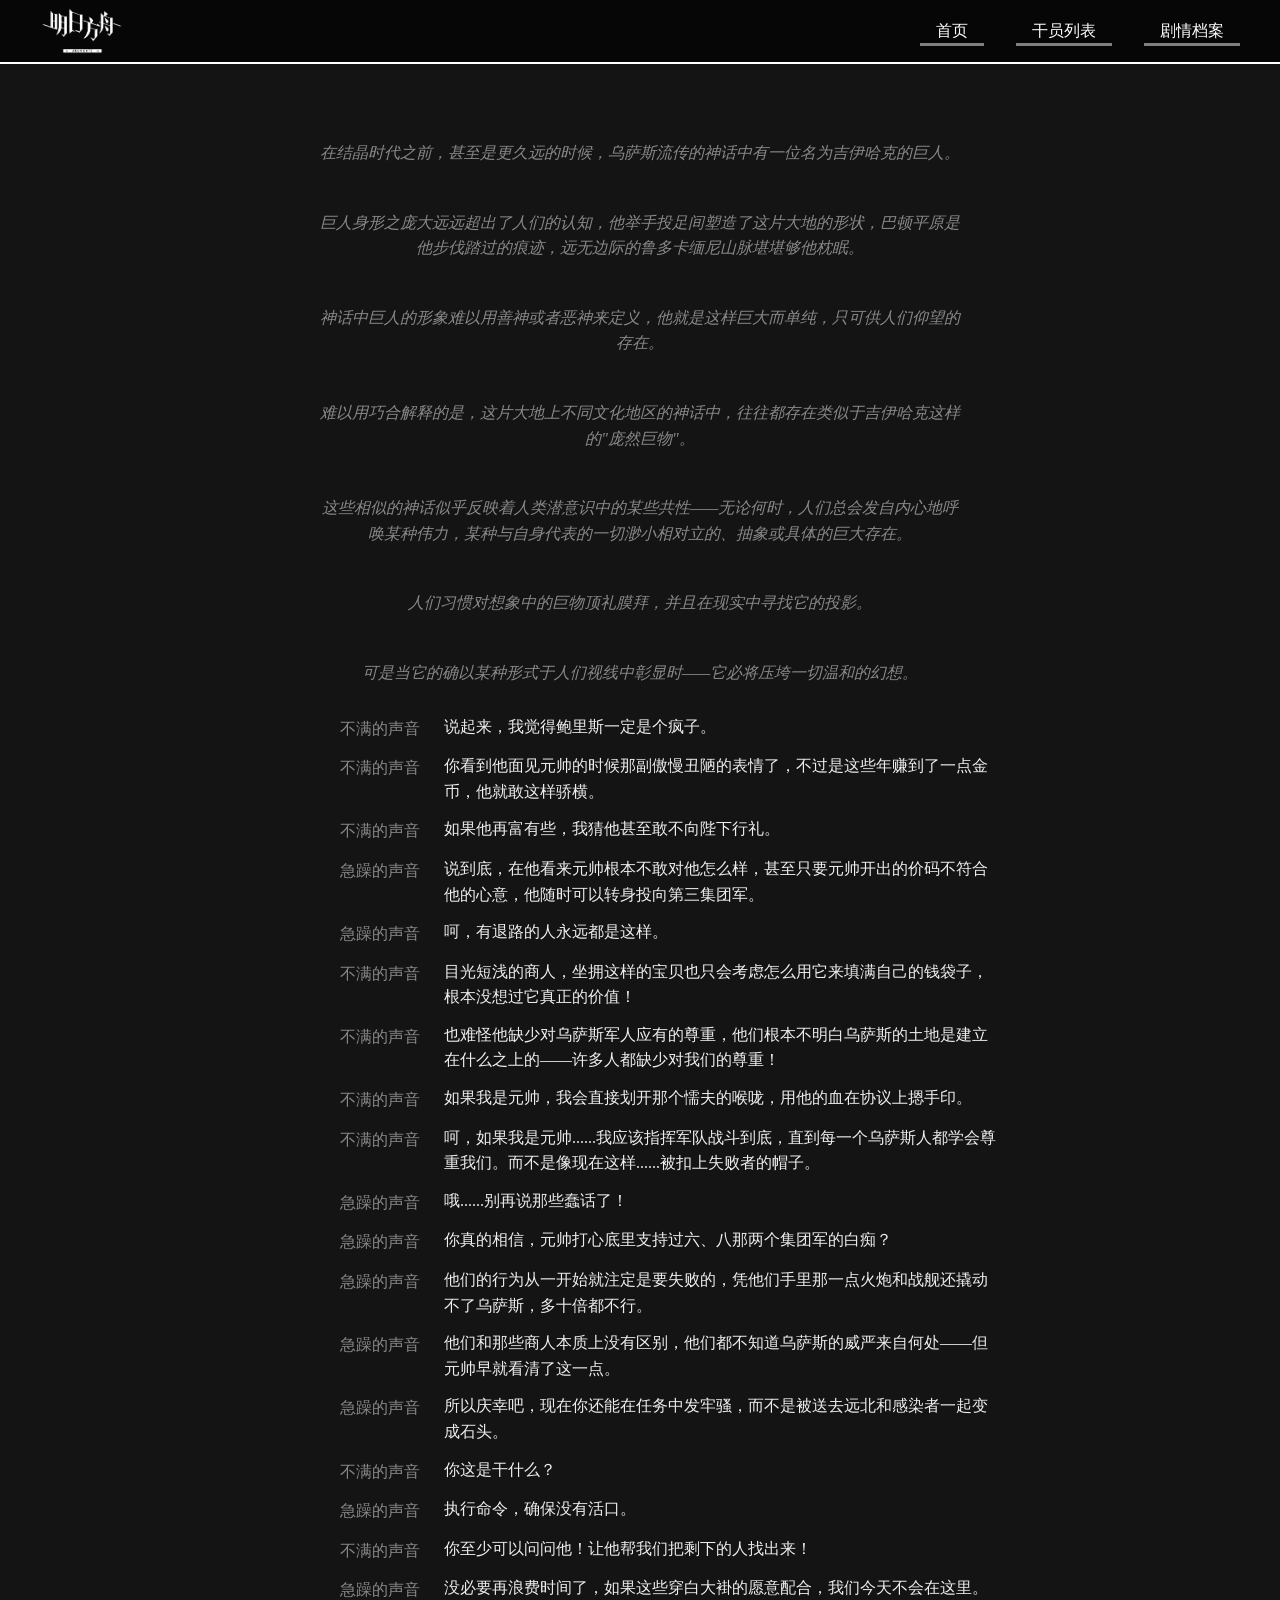
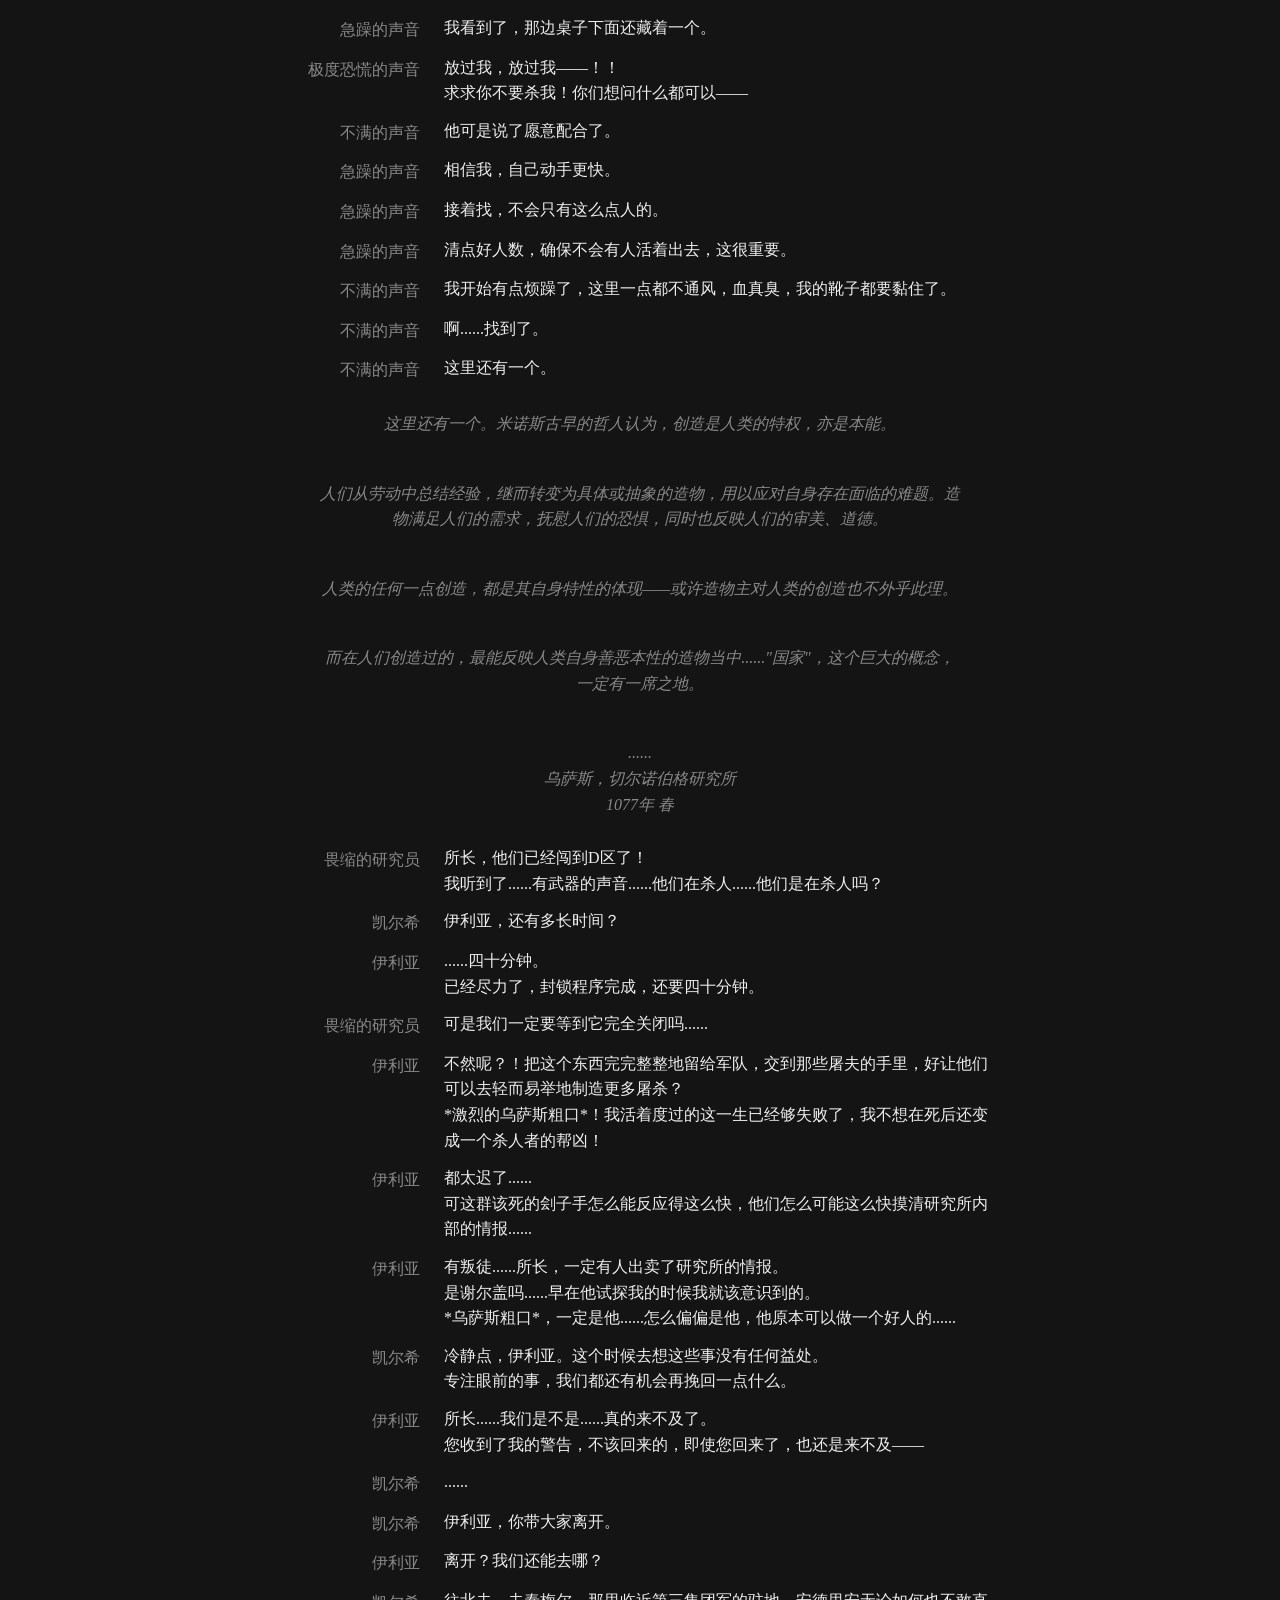
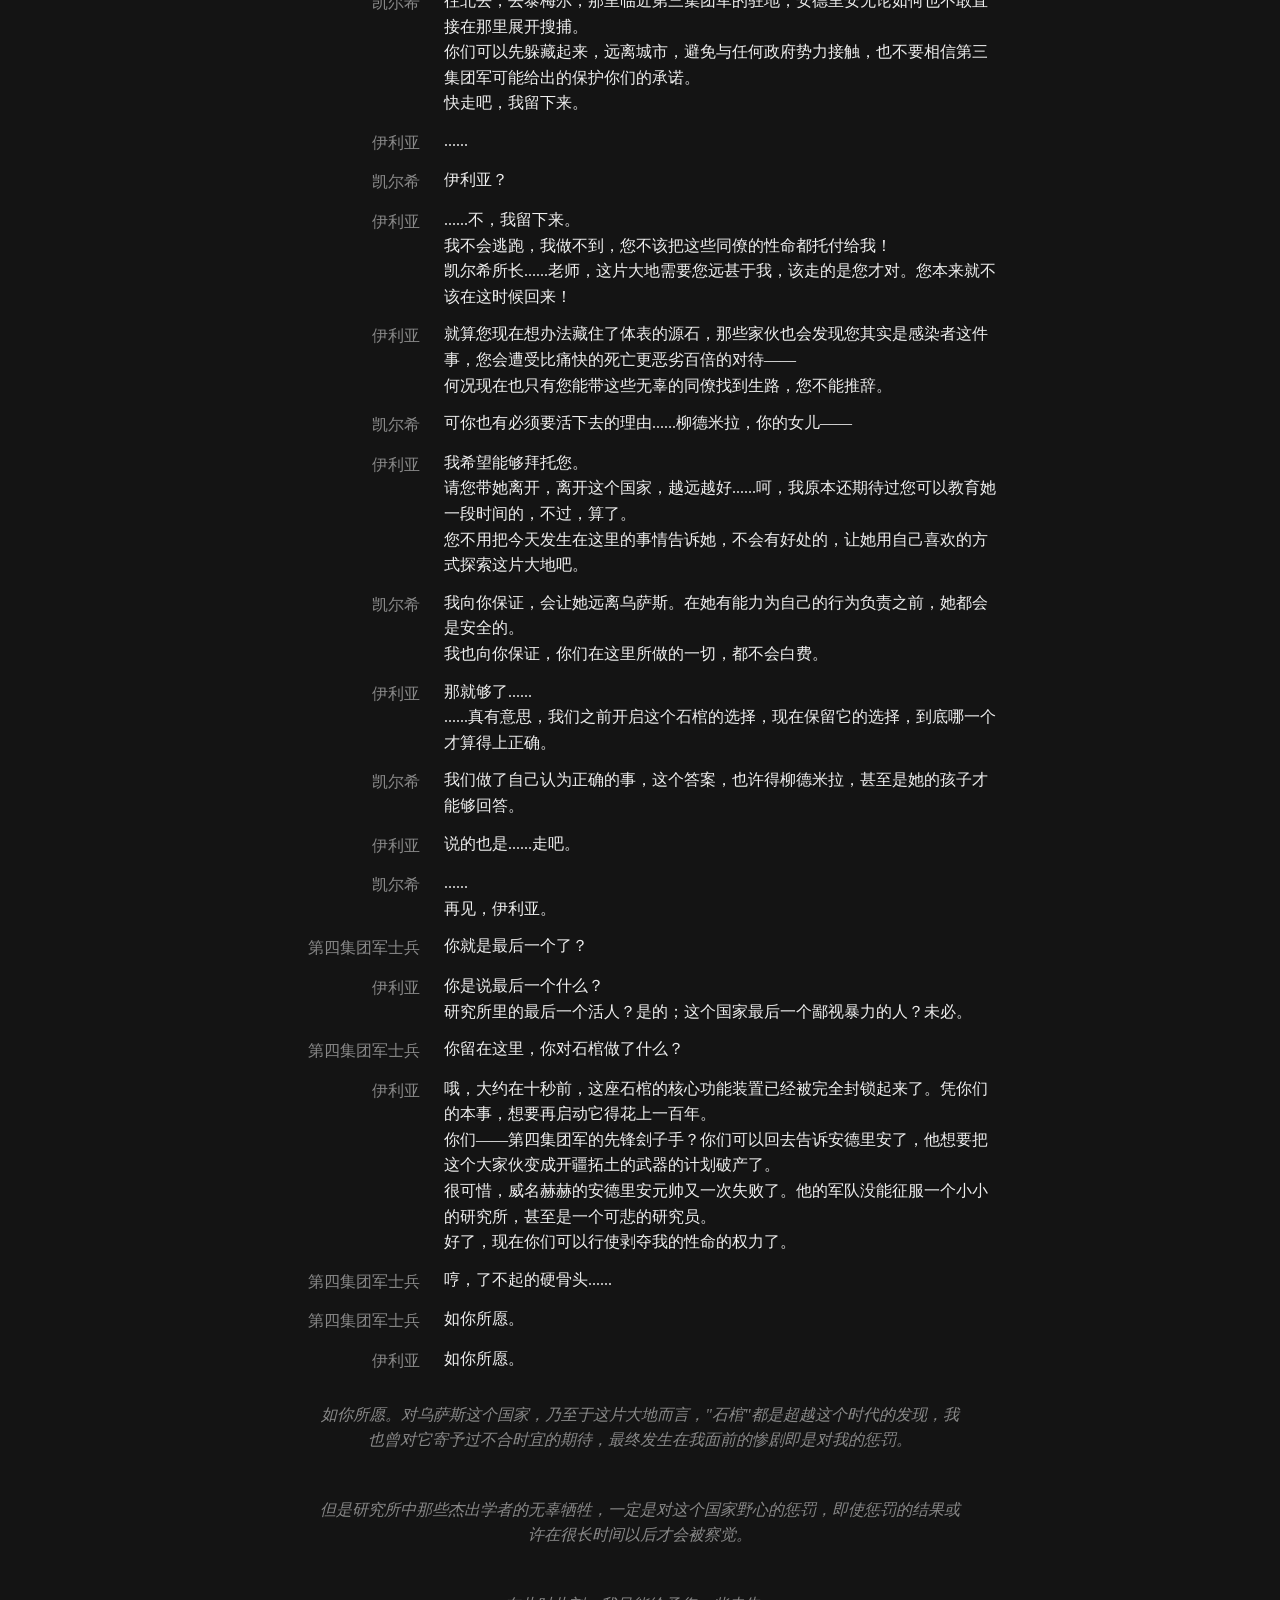
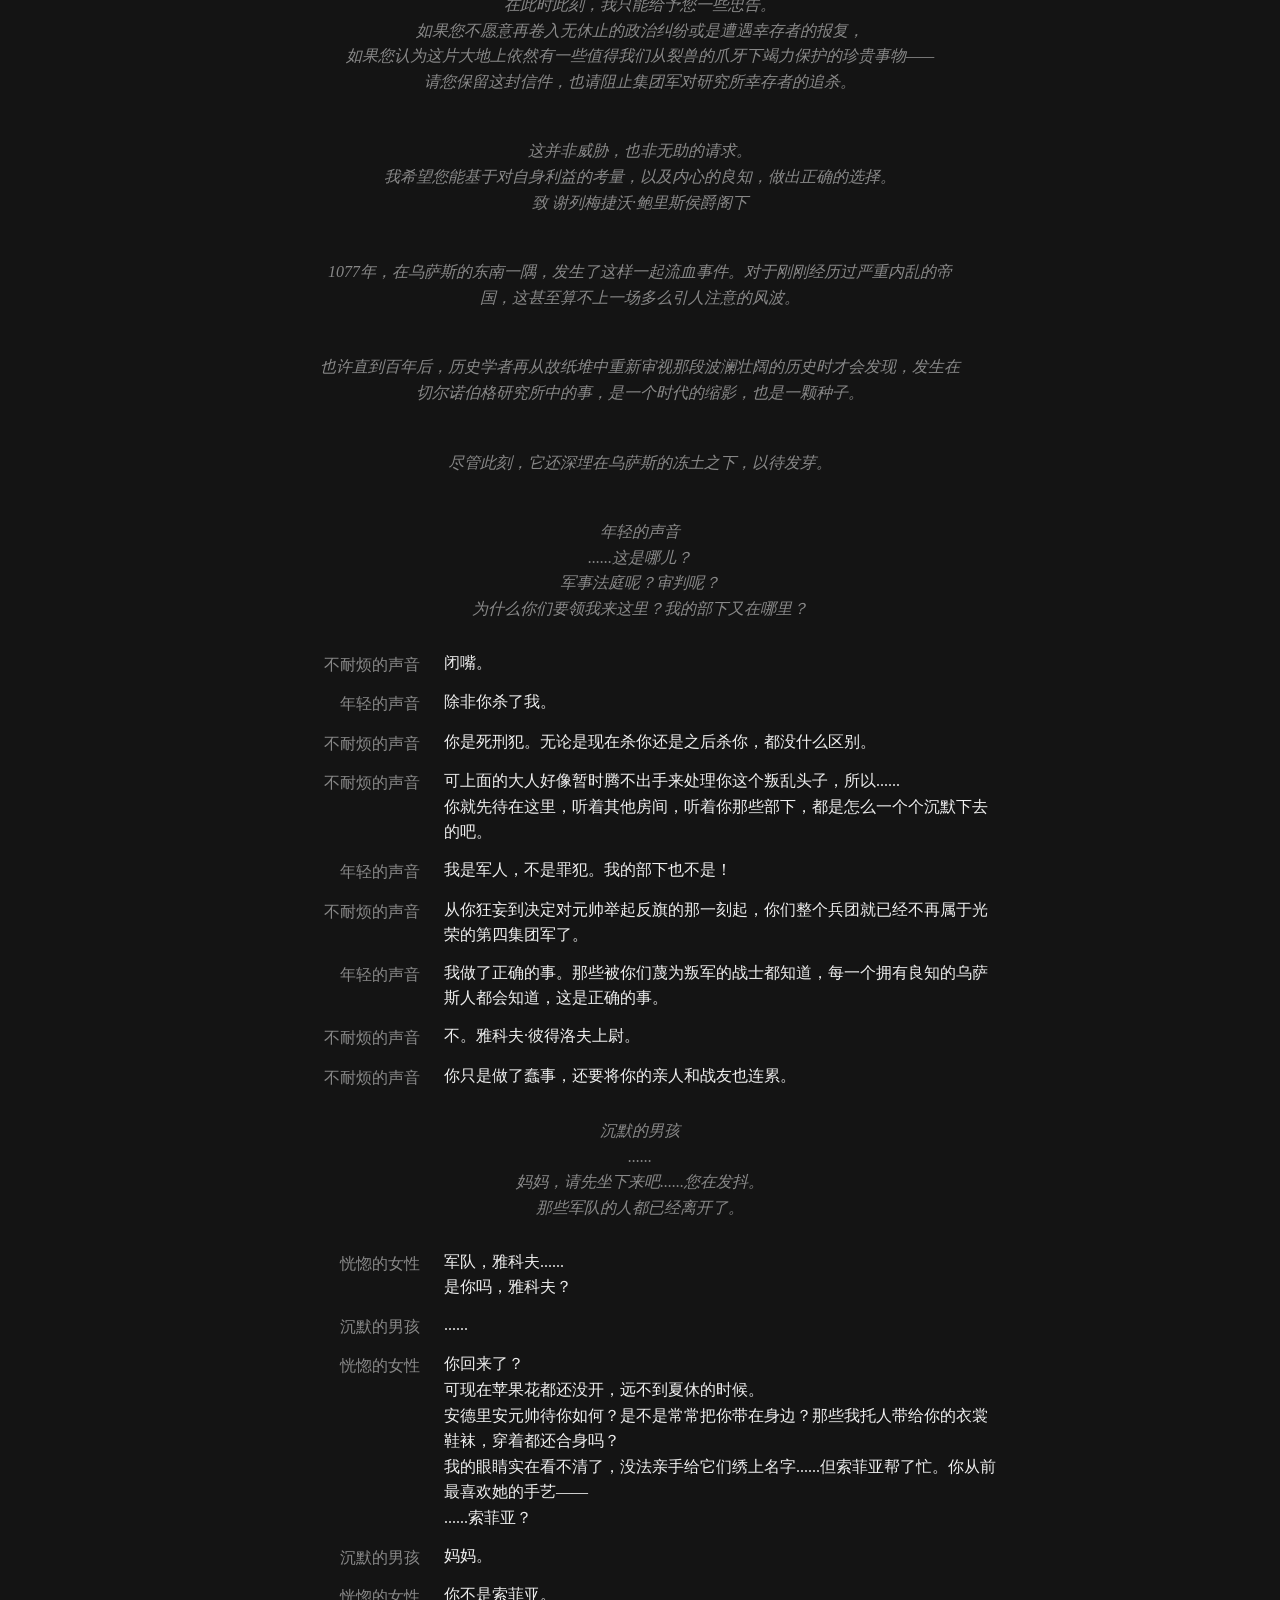
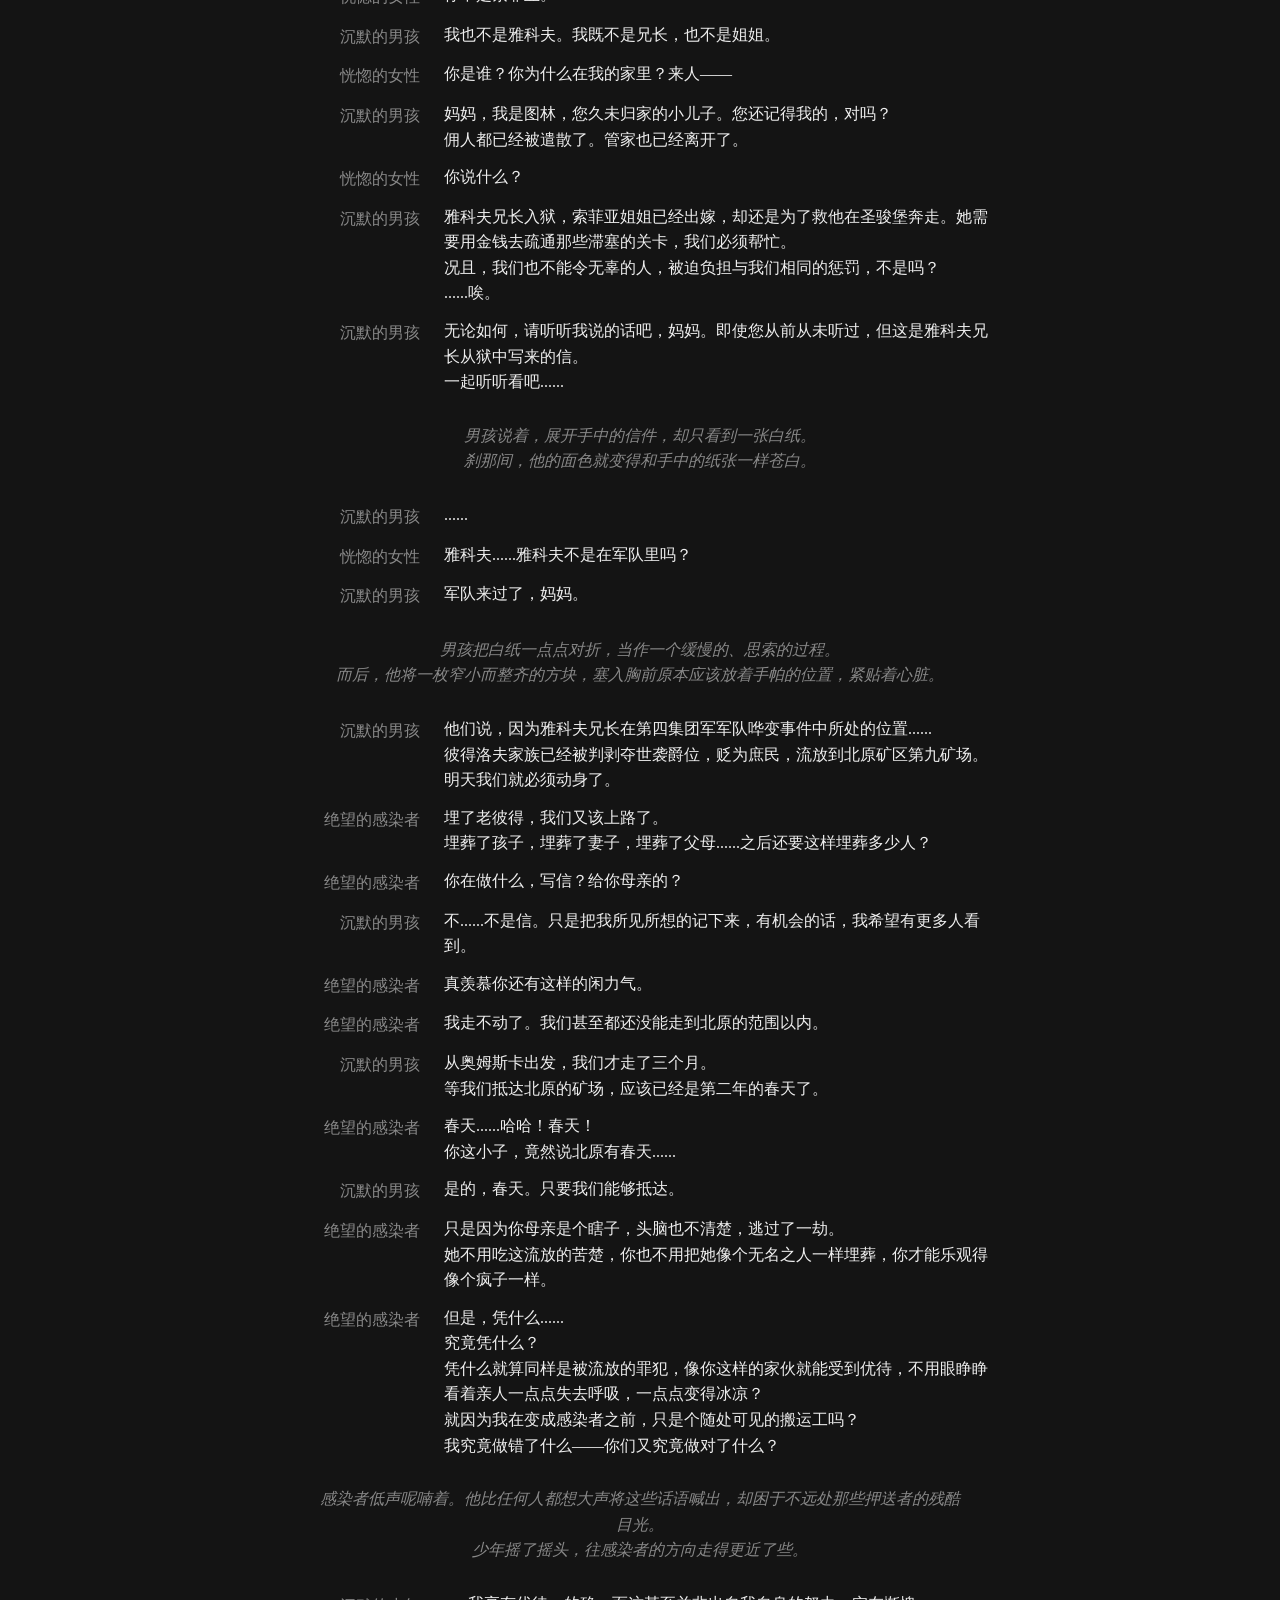
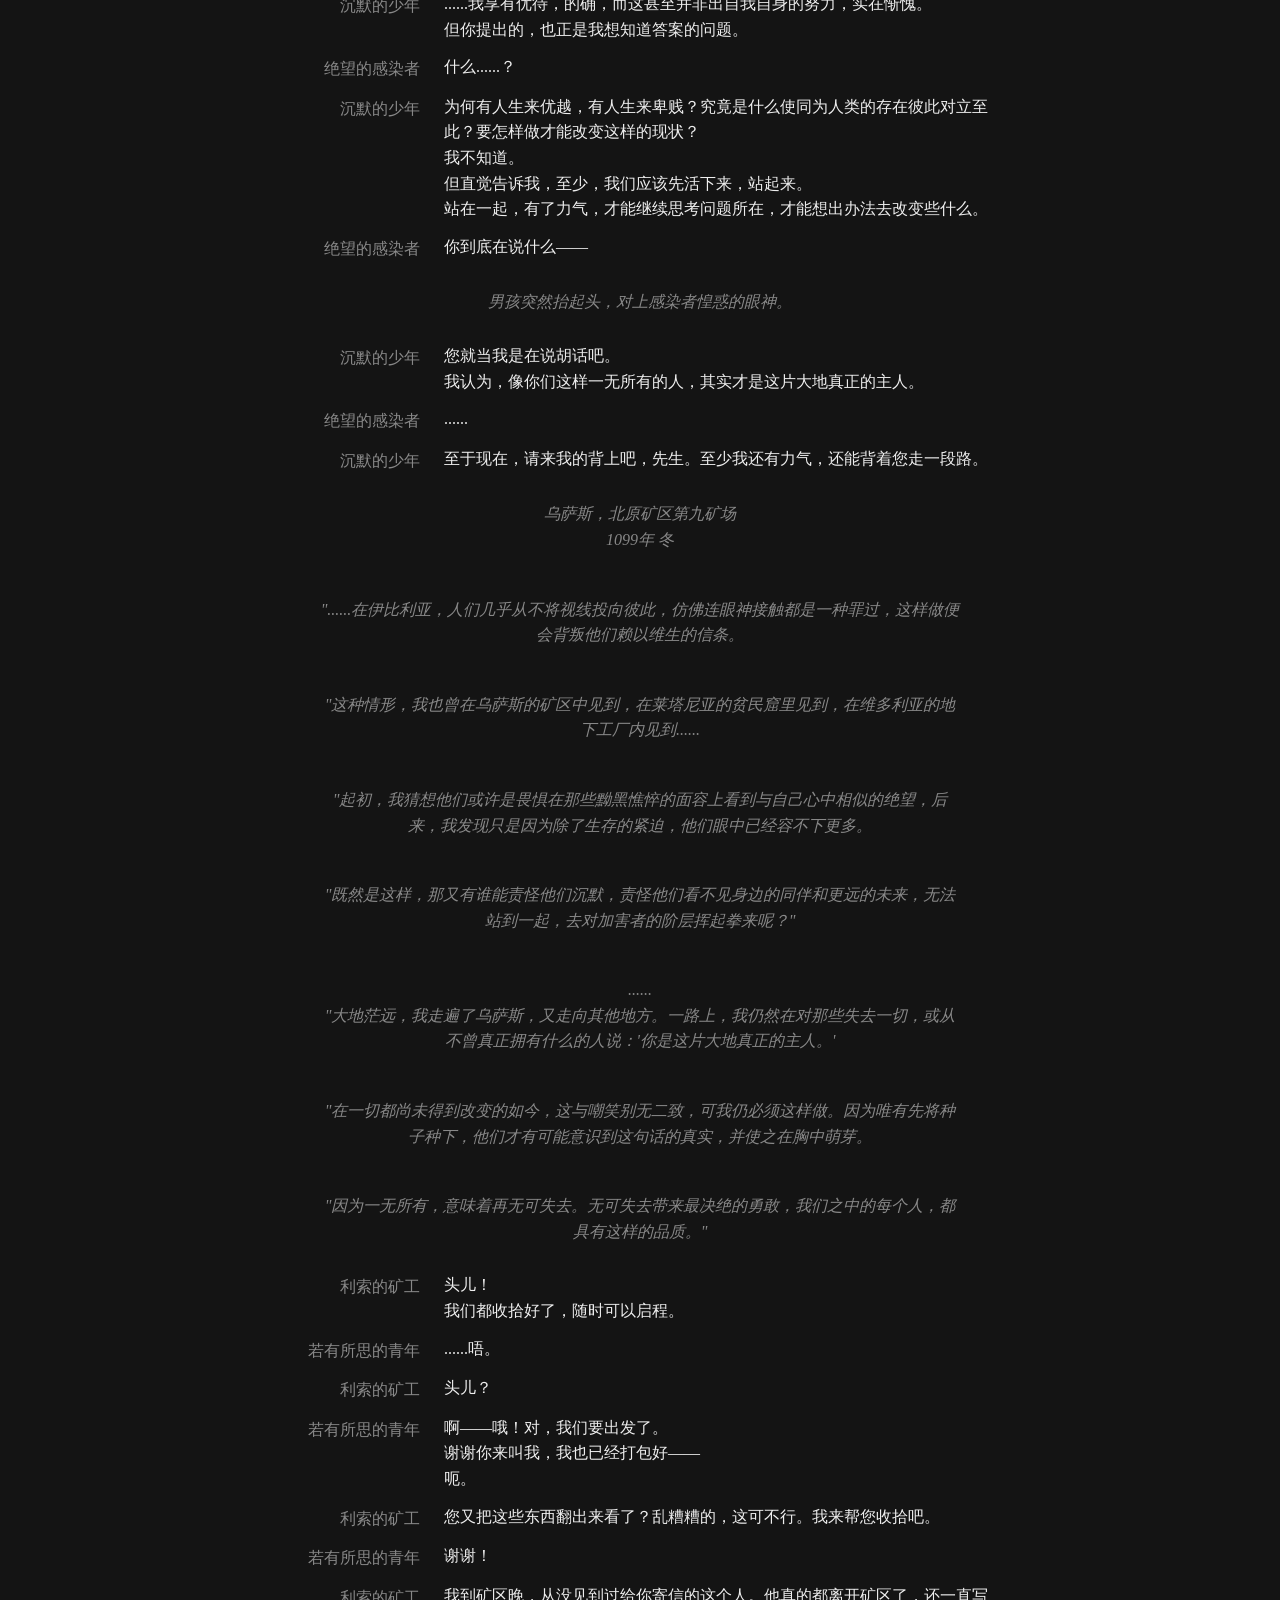
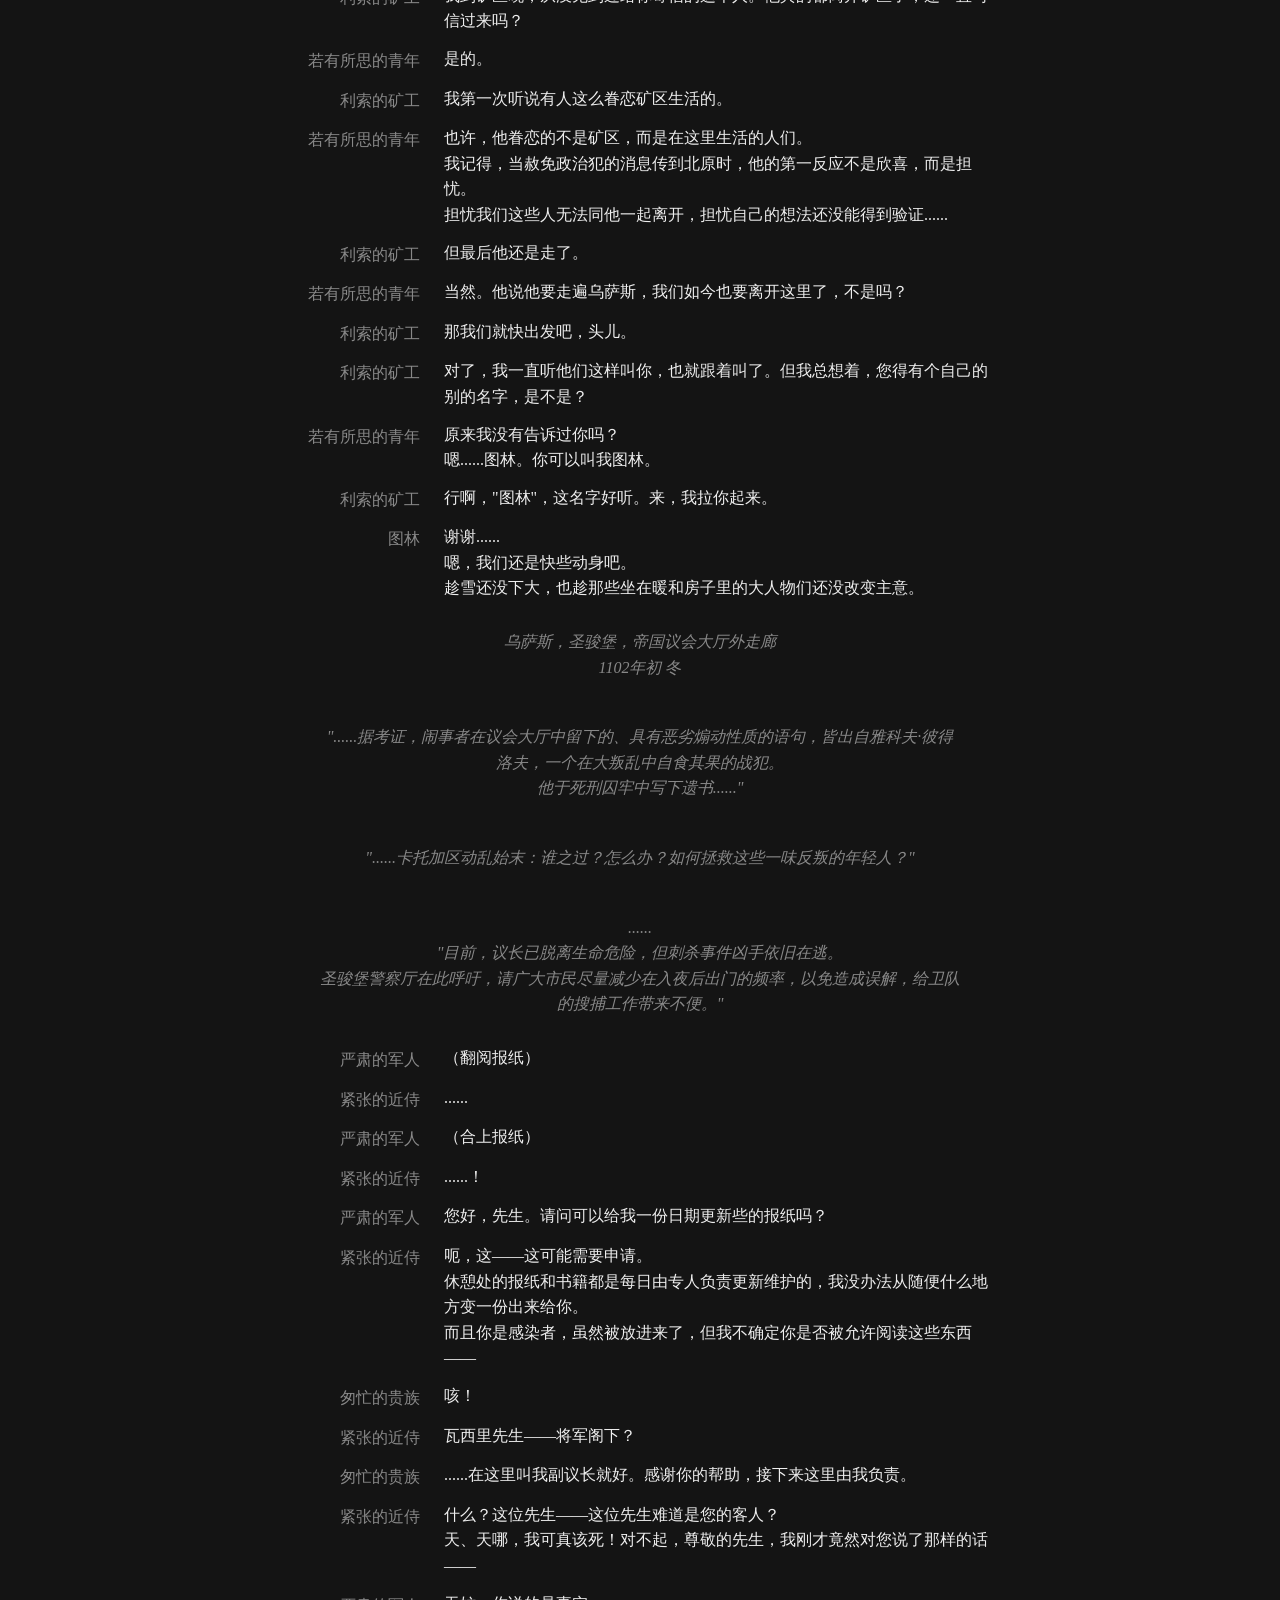
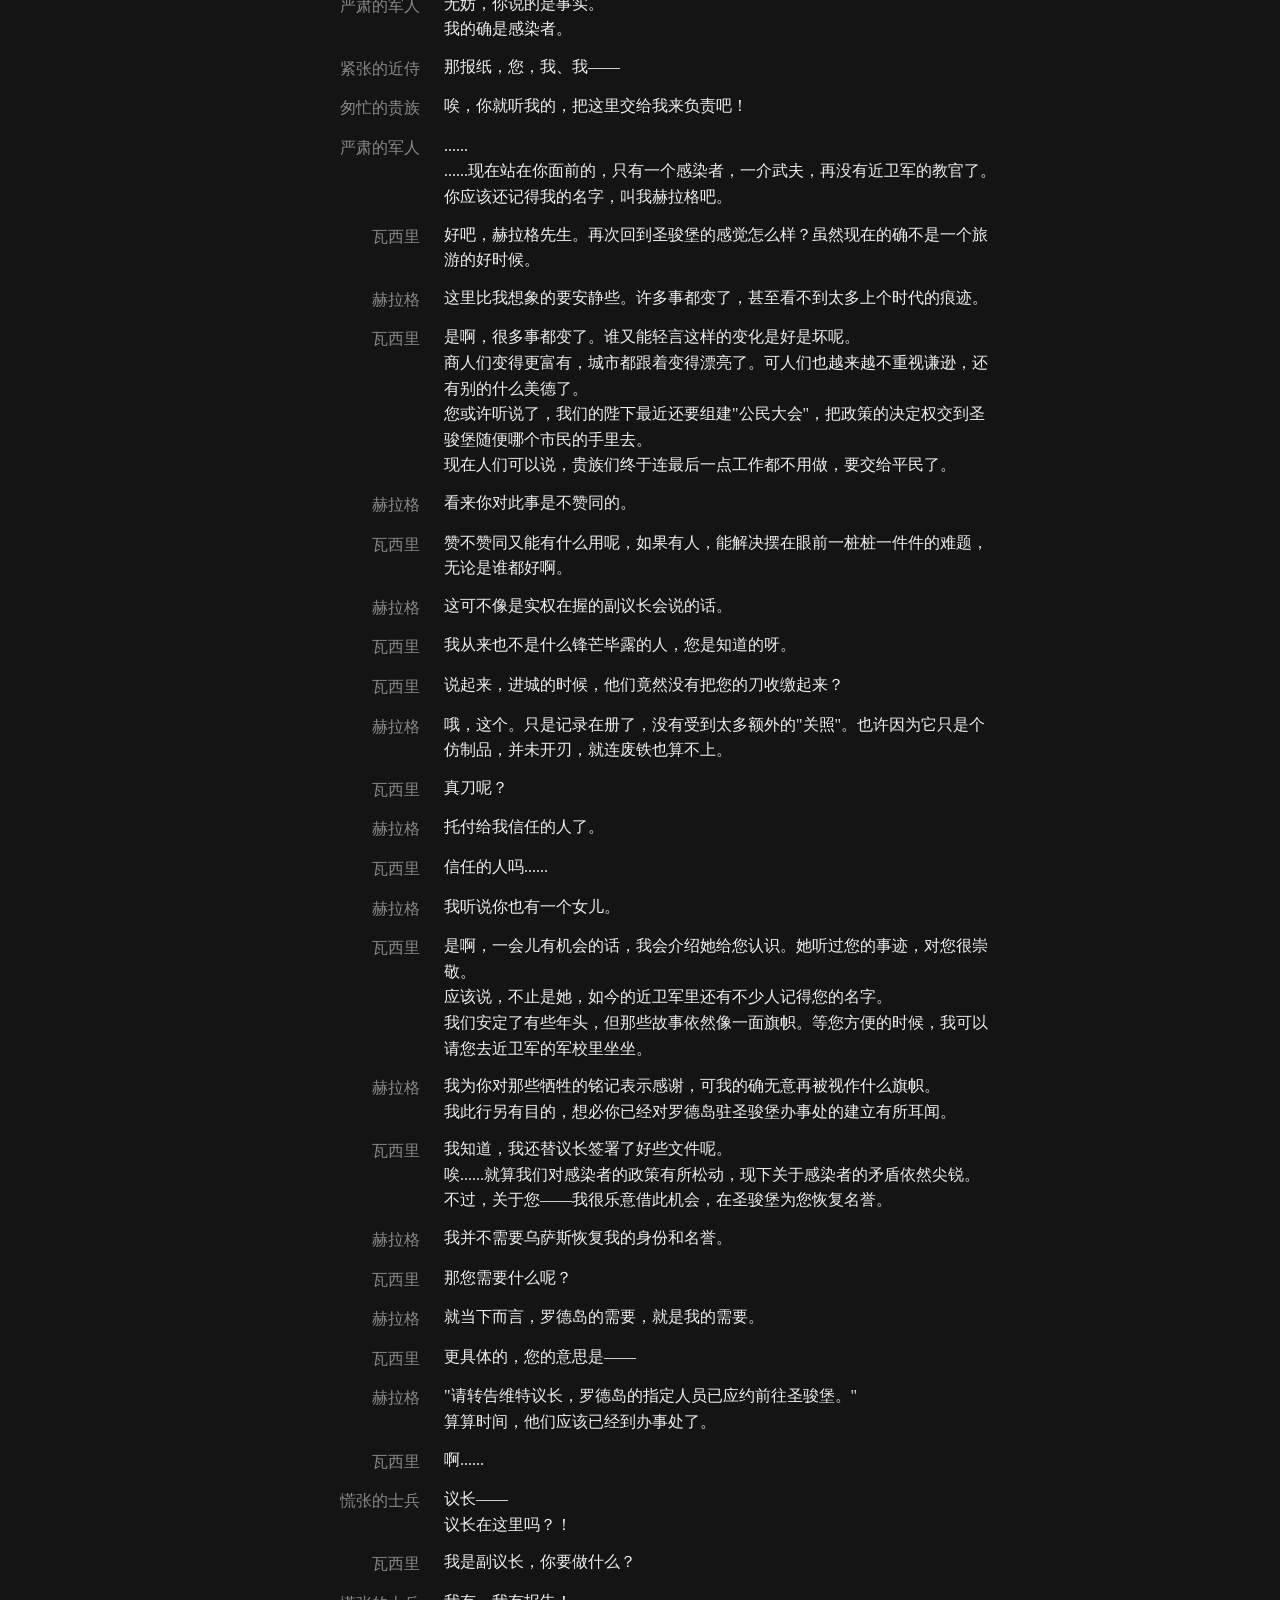
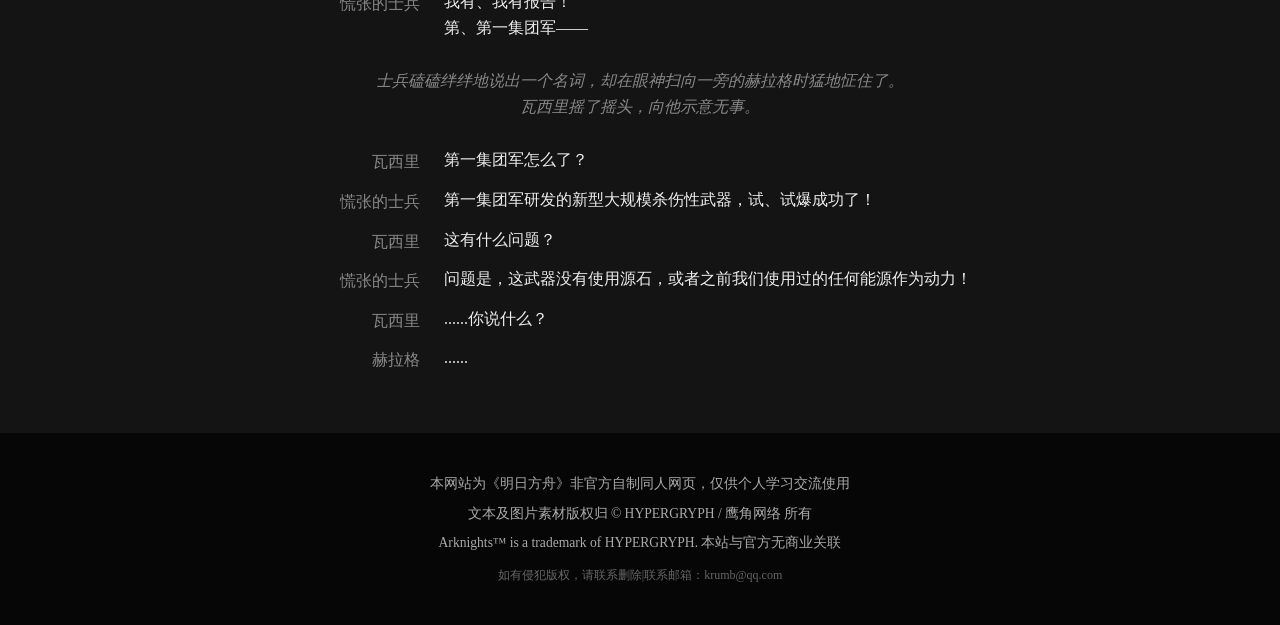
<file: juqing/EP_17/17-1.html>
<html>
<head>
  <meta charset="UTF-8">
  <title>剧情-17-1</title>
  <link rel="stylesheet" href="../../css/gonggong.css">
  <link rel="stylesheet" href="../../css/juqing.css">
</head>
<body>
  <div class="daohang">
    <a class="daohang-logo" href="https://ak.hypergryph.com/#index"><img src="../../sucai/logo.png" alt="Logo"></a>
    <ul class="daohang-caidan">
      <li><a href="../../index.html">首页</a></li>
      <li><a href="../../index.html#干员列表">干员列表</a></li>
      <li><a href="../../index.html#剧情档案">剧情档案</a></li>
    </ul>
  </div>

  <div class="zhuneirong">
    <div class="juqing-rongqi">

      <div class="pangbai">
        在结晶时代之前，甚至是更久远的时候，乌萨斯流传的神话中有一位名为吉伊哈克的巨人。
      </div>
      <div class="pangbai">
        巨人身形之庞大远远超出了人们的认知，他举手投足间塑造了这片大地的形状，巴顿平原是他步伐踏过的痕迹，远无边际的鲁多卡缅尼山脉堪堪够他枕眠。
      </div>
      <div class="pangbai">
        神话中巨人的形象难以用善神或者恶神来定义，他就是这样巨大而单纯，只可供人们仰望的存在。
      </div>
      <div class="pangbai">
        难以用巧合解释的是，这片大地上不同文化地区的神话中，往往都存在类似于吉伊哈克这样的"庞然巨物"。
      </div>
      <div class="pangbai">
        这些相似的神话似乎反映着人类潜意识中的某些共性——无论何时，人们总会发自内心地呼唤某种伟力，某种与自身代表的一切渺小相对立的、抽象或具体的巨大存在。
      </div>
      <div class="pangbai">
        人们习惯对想象中的巨物顶礼膜拜，并且在现实中寻找它的投影。
      </div>
      <div class="pangbai">
        可是当它的确以某种形式于人们视线中彰显时——它必将压垮一切温和的幻想。
      </div>
      <div class="duihua">
        <div class="juese-ming">不满的声音</div>
        <div class="juese-neirong">说起来，我觉得鲍里斯一定是个疯子。</div>
      </div>
      <div class="duihua">
        <div class="juese-ming">不满的声音</div>
        <div class="juese-neirong">你看到他面见元帅的时候那副傲慢丑陋的表情了，不过是这些年赚到了一点金币，他就敢这样骄横。</div>
      </div>
      <div class="duihua">
        <div class="juese-ming">不满的声音</div>
        <div class="juese-neirong">如果他再富有些，我猜他甚至敢不向陛下行礼。</div>
      </div>
      <div class="duihua">
        <div class="juese-ming">急躁的声音</div>
        <div class="juese-neirong">说到底，在他看来元帅根本不敢对他怎么样，甚至只要元帅开出的价码不符合他的心意，他随时可以转身投向第三集团军。</div>
      </div>
      <div class="duihua">
        <div class="juese-ming">急躁的声音</div>
        <div class="juese-neirong">呵，有退路的人永远都是这样。</div>
      </div>
      <div class="duihua">
        <div class="juese-ming">不满的声音</div>
        <div class="juese-neirong">目光短浅的商人，坐拥这样的宝贝也只会考虑怎么用它来填满自己的钱袋子，根本没想过它真正的价值！</div>
      </div>
      <div class="duihua">
        <div class="juese-ming">不满的声音</div>
        <div class="juese-neirong">也难怪他缺少对乌萨斯军人应有的尊重，他们根本不明白乌萨斯的土地是建立在什么之上的——许多人都缺少对我们的尊重！</div>
      </div>
      <div class="duihua">
        <div class="juese-ming">不满的声音</div>
        <div class="juese-neirong">如果我是元帅，我会直接划开那个懦夫的喉咙，用他的血在协议上摁手印。</div>
      </div>
      <div class="duihua">
        <div class="juese-ming">不满的声音</div>
        <div class="juese-neirong">呵，如果我是元帅......我应该指挥军队战斗到底，直到每一个乌萨斯人都学会尊重我们。而不是像现在这样......被扣上失败者的帽子。</div>
      </div>
      <div class="duihua">
        <div class="juese-ming">急躁的声音</div>
        <div class="juese-neirong">哦......别再说那些蠢话了！</div>
      </div>
      <div class="duihua">
        <div class="juese-ming">急躁的声音</div>
        <div class="juese-neirong">你真的相信，元帅打心底里支持过六、八那两个集团军的白痴？</div>
      </div>
      <div class="duihua">
        <div class="juese-ming">急躁的声音</div>
        <div class="juese-neirong">他们的行为从一开始就注定是要失败的，凭他们手里那一点火炮和战舰还撬动不了乌萨斯，多十倍都不行。</div>
      </div>
      <div class="duihua">
        <div class="juese-ming">急躁的声音</div>
        <div class="juese-neirong">他们和那些商人本质上没有区别，他们都不知道乌萨斯的威严来自何处——但元帅早就看清了这一点。</div>
      </div>
      <div class="duihua">
        <div class="juese-ming">急躁的声音</div>
        <div class="juese-neirong">所以庆幸吧，现在你还能在任务中发牢骚，而不是被送去远北和感染者一起变成石头。</div>
      </div>
      <div class="duihua">
        <div class="juese-ming">不满的声音</div>
        <div class="juese-neirong">你这是干什么？</div>
      </div>
      <div class="duihua">
        <div class="juese-ming">急躁的声音</div>
        <div class="juese-neirong">执行命令，确保没有活口。</div>
      </div>
      <div class="duihua">
        <div class="juese-ming">不满的声音</div>
        <div class="juese-neirong">你至少可以问问他！让他帮我们把剩下的人找出来！</div>
      </div>
      <div class="duihua">
        <div class="juese-ming">急躁的声音</div>
        <div class="juese-neirong">没必要再浪费时间了，如果这些穿白大褂的愿意配合，我们今天不会在这里。</div>
      </div>
      <div class="duihua">
        <div class="juese-ming">急躁的声音</div>
        <div class="juese-neirong">我看到了，那边桌子下面还藏着一个。</div>
      </div>
      <div class="duihua">
        <div class="juese-ming">极度恐慌的声音</div>
        <div class="juese-neirong">放过我，放过我——！！<br>求求你不要杀我！你们想问什么都可以——</div>
      </div>
      <div class="duihua">
        <div class="juese-ming">不满的声音</div>
        <div class="juese-neirong">他可是说了愿意配合了。</div>
      </div>
      <div class="duihua">
        <div class="juese-ming">急躁的声音</div>
        <div class="juese-neirong">相信我，自己动手更快。</div>
      </div>
      <div class="duihua">
        <div class="juese-ming">急躁的声音</div>
        <div class="juese-neirong">接着找，不会只有这么点人的。</div>
      </div>
      <div class="duihua">
        <div class="juese-ming">急躁的声音</div>
        <div class="juese-neirong">清点好人数，确保不会有人活着出去，这很重要。</div>
      </div>
      <div class="duihua">
        <div class="juese-ming">不满的声音</div>
        <div class="juese-neirong">我开始有点烦躁了，这里一点都不通风，血真臭，我的靴子都要黏住了。</div>
      </div>
      <div class="duihua">
        <div class="juese-ming">不满的声音</div>
        <div class="juese-neirong">啊......找到了。</div>
      </div>
      <div class="duihua">
        <div class="juese-ming">不满的声音</div>
        <div class="juese-neirong">这里还有一个。</div>
      </div>
      <div class="pangbai">
        这里还有一个。米诺斯古早的哲人认为，创造是人类的特权，亦是本能。
      </div>
      <div class="pangbai">
        人们从劳动中总结经验，继而转变为具体或抽象的造物，用以应对自身存在面临的难题。造物满足人们的需求，抚慰人们的恐惧，同时也反映人们的审美、道德。
      </div>
      <div class="pangbai">
        人类的任何一点创造，都是其自身特性的体现——或许造物主对人类的创造也不外乎此理。
      </div>
      <div class="pangbai">
        而在人们创造过的，最能反映人类自身善恶本性的造物当中......"国家"，这个巨大的概念，一定有一席之地。
      </div>
      <div class="pangbai">
        ......<br>乌萨斯，切尔诺伯格研究所<br>1077年 春
      </div>
      <div class="duihua">
        <div class="juese-ming">畏缩的研究员</div>
        <div class="juese-neirong">所长，他们已经闯到D区了！<br>我听到了......有武器的声音......他们在杀人......他们是在杀人吗？</div>
      </div>
      <div class="duihua">
        <div class="juese-ming">凯尔希</div>
        <div class="juese-neirong">伊利亚，还有多长时间？</div>
      </div>
      <div class="duihua">
        <div class="juese-ming">伊利亚</div>
        <div class="juese-neirong">......四十分钟。<br>已经尽力了，封锁程序完成，还要四十分钟。</div>
      </div>
      <div class="duihua">
        <div class="juese-ming">畏缩的研究员</div>
        <div class="juese-neirong">可是我们一定要等到它完全关闭吗......</div>
      </div>
      <div class="duihua">
        <div class="juese-ming">伊利亚</div>
        <div class="juese-neirong">不然呢？！把这个东西完完整整地留给军队，交到那些屠夫的手里，好让他们可以去轻而易举地制造更多屠杀？<br>*激烈的乌萨斯粗口*！我活着度过的这一生已经够失败了，我不想在死后还变成一个杀人者的帮凶！</div>
      </div>
      <div class="duihua">
        <div class="juese-ming">伊利亚</div>
        <div class="juese-neirong">都太迟了......<br>可这群该死的刽子手怎么能反应得这么快，他们怎么可能这么快摸清研究所内部的情报......</div>
      </div>
      <div class="duihua">
        <div class="juese-ming">伊利亚</div>
        <div class="juese-neirong">有叛徒......所长，一定有人出卖了研究所的情报。<br>是谢尔盖吗......早在他试探我的时候我就该意识到的。<br>*乌萨斯粗口*，一定是他......怎么偏偏是他，他原本可以做一个好人的......</div>
      </div>
      <div class="duihua">
        <div class="juese-ming">凯尔希</div>
        <div class="juese-neirong">冷静点，伊利亚。这个时候去想这些事没有任何益处。<br>专注眼前的事，我们都还有机会再挽回一点什么。</div>
      </div>
      <div class="duihua">
        <div class="juese-ming">伊利亚</div>
        <div class="juese-neirong">所长......我们是不是......真的来不及了。<br>您收到了我的警告，不该回来的，即使您回来了，也还是来不及——</div>
      </div>
      <div class="duihua">
        <div class="juese-ming">凯尔希</div>
        <div class="juese-neirong">......</div>
      </div>
      <div class="duihua">
        <div class="juese-ming">凯尔希</div>
        <div class="juese-neirong">伊利亚，你带大家离开。</div>
      </div>
      <div class="duihua">
        <div class="juese-ming">伊利亚</div>
        <div class="juese-neirong">离开？我们还能去哪？</div>
      </div>
      <div class="duihua">
        <div class="juese-ming">凯尔希</div>
        <div class="juese-neirong">往北去，去泰梅尔，那里临近第三集团军的驻地，安德里安无论如何也不敢直接在那里展开搜捕。<br>你们可以先躲藏起来，远离城市，避免与任何政府势力接触，也不要相信第三集团军可能给出的保护你们的承诺。<br>快走吧，我留下来。</div>
      </div>
      <div class="duihua">
        <div class="juese-ming">伊利亚</div>
        <div class="juese-neirong">......</div>
      </div>
      <div class="duihua">
        <div class="juese-ming">凯尔希</div>
        <div class="juese-neirong">伊利亚？</div>
      </div>
      <div class="duihua">
        <div class="juese-ming">伊利亚</div>
        <div class="juese-neirong">......不，我留下来。<br>我不会逃跑，我做不到，您不该把这些同僚的性命都托付给我！<br>凯尔希所长......老师，这片大地需要您远甚于我，该走的是您才对。您本来就不该在这时候回来！</div>
      </div>
      <div class="duihua">
        <div class="juese-ming">伊利亚</div>
        <div class="juese-neirong">就算您现在想办法藏住了体表的源石，那些家伙也会发现您其实是感染者这件事，您会遭受比痛快的死亡更恶劣百倍的对待——<br>何况现在也只有您能带这些无辜的同僚找到生路，您不能推辞。</div>
      </div>
      <div class="duihua">
        <div class="juese-ming">凯尔希</div>
        <div class="juese-neirong">可你也有必须要活下去的理由......柳德米拉，你的女儿——</div>
      </div>
      <div class="duihua">
        <div class="juese-ming">伊利亚</div>
        <div class="juese-neirong">我希望能够拜托您。<br>请您带她离开，离开这个国家，越远越好......呵，我原本还期待过您可以教育她一段时间的，不过，算了。<br>您不用把今天发生在这里的事情告诉她，不会有好处的，让她用自己喜欢的方式探索这片大地吧。</div>
      </div>
      <div class="duihua">
        <div class="juese-ming">凯尔希</div>
        <div class="juese-neirong">我向你保证，会让她远离乌萨斯。在她有能力为自己的行为负责之前，她都会是安全的。<br>我也向你保证，你们在这里所做的一切，都不会白费。</div>
      </div>
      <div class="duihua">
        <div class="juese-ming">伊利亚</div>
        <div class="juese-neirong">那就够了......<br>......真有意思，我们之前开启这个石棺的选择，现在保留它的选择，到底哪一个才算得上正确。</div>
      </div>
      <div class="duihua">
        <div class="juese-ming">凯尔希</div>
        <div class="juese-neirong">我们做了自己认为正确的事，这个答案，也许得柳德米拉，甚至是她的孩子才能够回答。</div>
      </div>
      <div class="duihua">
        <div class="juese-ming">伊利亚</div>
        <div class="juese-neirong">说的也是......走吧。</div>
      </div>
      <div class="duihua">
        <div class="juese-ming">凯尔希</div>
        <div class="juese-neirong">......<br>再见，伊利亚。</div>
      </div>
      <div class="duihua">
        <div class="juese-ming">第四集团军士兵</div>
        <div class="juese-neirong">你就是最后一个了？</div>
      </div>
      <div class="duihua">
        <div class="juese-ming">伊利亚</div>
        <div class="juese-neirong">你是说最后一个什么？<br>研究所里的最后一个活人？是的；这个国家最后一个鄙视暴力的人？未必。</div>
      </div>
      <div class="duihua">
        <div class="juese-ming">第四集团军士兵</div>
        <div class="juese-neirong">你留在这里，你对石棺做了什么？</div>
      </div>
      <div class="duihua">
        <div class="juese-ming">伊利亚</div>
        <div class="juese-neirong">哦，大约在十秒前，这座石棺的核心功能装置已经被完全封锁起来了。凭你们的本事，想要再启动它得花上一百年。<br>你们——第四集团军的先锋刽子手？你们可以回去告诉安德里安了，他想要把这个大家伙变成开疆拓土的武器的计划破产了。<br>很可惜，威名赫赫的安德里安元帅又一次失败了。他的军队没能征服一个小小的研究所，甚至是一个可悲的研究员。<br>好了，现在你们可以行使剥夺我的性命的权力了。</div>
      </div>
      <div class="duihua">
        <div class="juese-ming">第四集团军士兵</div>
        <div class="juese-neirong">哼，了不起的硬骨头......</div>
      </div>
      <div class="duihua">
        <div class="juese-ming">第四集团军士兵</div>
        <div class="juese-neirong">如你所愿。</div>
      </div>
      <div class="duihua">
        <div class="juese-ming">伊利亚</div>
        <div class="juese-neirong">如你所愿。</div>
      </div>
      <div class="pangbai">
        如你所愿。对乌萨斯这个国家，乃至于这片大地而言，"石棺"都是超越这个时代的发现，我也曾对它寄予过不合时宜的期待，最终发生在我面前的惨剧即是对我的惩罚。
      </div>
      <div class="pangbai">
        但是研究所中那些杰出学者的无辜牺牲，一定是对这个国家野心的惩罚，即使惩罚的结果或许在很长时间以后才会被察觉。
      </div>
      <div class="pangbai">
        在此时此刻，我只能给予您一些忠告。<br>如果您不愿意再卷入无休止的政治纠纷或是遭遇幸存者的报复，<br>如果您认为这片大地上依然有一些值得我们从裂兽的爪牙下竭力保护的珍贵事物——<br>请您保留这封信件，也请阻止集团军对研究所幸存者的追杀。
      </div>
      <div class="pangbai">
        这并非威胁，也非无助的请求。<br>我希望您能基于对自身利益的考量，以及内心的良知，做出正确的选择。<br>致 谢列梅捷沃·鲍里斯侯爵阁下
      </div>
      <div class="pangbai">
        1077年，在乌萨斯的东南一隅，发生了这样一起流血事件。对于刚刚经历过严重内乱的帝国，这甚至算不上一场多么引人注意的风波。
      </div>
      <div class="pangbai">
        也许直到百年后，历史学者再从故纸堆中重新审视那段波澜壮阔的历史时才会发现，发生在切尔诺伯格研究所中的事，是一个时代的缩影，也是一颗种子。
      </div>
      <div class="pangbai">
        尽管此刻，它还深埋在乌萨斯的冻土之下，以待发芽。
      </div>
      <div class="pangbai">
        年轻的声音<br>......这是哪儿？<br>军事法庭呢？审判呢？<br>为什么你们要领我来这里？我的部下又在哪里？
      </div>
      <div class="duihua">
        <div class="juese-ming">不耐烦的声音</div>
        <div class="juese-neirong">闭嘴。</div>
      </div>
      <div class="duihua">
        <div class="juese-ming">年轻的声音</div>
        <div class="juese-neirong">除非你杀了我。</div>
      </div>
      <div class="duihua">
        <div class="juese-ming">不耐烦的声音</div>
        <div class="juese-neirong">你是死刑犯。无论是现在杀你还是之后杀你，都没什么区别。</div>
      </div>
      <div class="duihua">
        <div class="juese-ming">不耐烦的声音</div>
        <div class="juese-neirong">可上面的大人好像暂时腾不出手来处理你这个叛乱头子，所以......<br>你就先待在这里，听着其他房间，听着你那些部下，都是怎么一个个沉默下去的吧。</div>
      </div>
      <div class="duihua">
        <div class="juese-ming">年轻的声音</div>
        <div class="juese-neirong">我是军人，不是罪犯。我的部下也不是！</div>
      </div>
      <div class="duihua">
        <div class="juese-ming">不耐烦的声音</div>
        <div class="juese-neirong">从你狂妄到决定对元帅举起反旗的那一刻起，你们整个兵团就已经不再属于光荣的第四集团军了。</div>
      </div>
      <div class="duihua">
        <div class="juese-ming">年轻的声音</div>
        <div class="juese-neirong">我做了正确的事。那些被你们蔑为叛军的战士都知道，每一个拥有良知的乌萨斯人都会知道，这是正确的事。</div>
      </div>
      <div class="duihua">
        <div class="juese-ming">不耐烦的声音</div>
        <div class="juese-neirong">不。雅科夫·彼得洛夫上尉。</div>
      </div>
      <div class="duihua">
        <div class="juese-ming">不耐烦的声音</div>
        <div class="juese-neirong">你只是做了蠢事，还要将你的亲人和战友也连累。</div>
      </div>
      <div class="pangbai">
        沉默的男孩<br>......<br>妈妈，请先坐下来吧......您在发抖。<br>那些军队的人都已经离开了。
      </div>
      <div class="duihua">
        <div class="juese-ming">恍惚的女性</div>
        <div class="juese-neirong">军队，雅科夫......<br>是你吗，雅科夫？</div>
      </div>
      <div class="duihua">
        <div class="juese-ming">沉默的男孩</div>
        <div class="juese-neirong">......</div>
      </div>
      <div class="duihua">
        <div class="juese-ming">恍惚的女性</div>
        <div class="juese-neirong">你回来了？<br>可现在苹果花都还没开，远不到夏休的时候。<br>安德里安元帅待你如何？是不是常常把你带在身边？那些我托人带给你的衣裳鞋袜，穿着都还合身吗？<br>我的眼睛实在看不清了，没法亲手给它们绣上名字......但索菲亚帮了忙。你从前最喜欢她的手艺——<br>......索菲亚？</div>
      </div>
      <div class="duihua">
        <div class="juese-ming">沉默的男孩</div>
        <div class="juese-neirong">妈妈。</div>
      </div>
      <div class="duihua">
        <div class="juese-ming">恍惚的女性</div>
        <div class="juese-neirong">你不是索菲亚。</div>
      </div>
      <div class="duihua">
        <div class="juese-ming">沉默的男孩</div>
        <div class="juese-neirong">我也不是雅科夫。我既不是兄长，也不是姐姐。</div>
      </div>
      <div class="duihua">
        <div class="juese-ming">恍惚的女性</div>
        <div class="juese-neirong">你是谁？你为什么在我的家里？来人——</div>
      </div>
      <div class="duihua">
        <div class="juese-ming">沉默的男孩</div>
        <div class="juese-neirong">妈妈，我是图林，您久未归家的小儿子。您还记得我的，对吗？<br>佣人都已经被遣散了。管家也已经离开了。</div>
      </div>
      <div class="duihua">
        <div class="juese-ming">恍惚的女性</div>
        <div class="juese-neirong">你说什么？</div>
      </div>
      <div class="duihua">
        <div class="juese-ming">沉默的男孩</div>
        <div class="juese-neirong">雅科夫兄长入狱，索菲亚姐姐已经出嫁，却还是为了救他在圣骏堡奔走。她需要用金钱去疏通那些滞塞的关卡，我们必须帮忙。<br>况且，我们也不能令无辜的人，被迫负担与我们相同的惩罚，不是吗？<br>......唉。</div>
      </div>
      <div class="duihua">
        <div class="juese-ming">沉默的男孩</div>
        <div class="juese-neirong">无论如何，请听听我说的话吧，妈妈。即使您从前从未听过，但这是雅科夫兄长从狱中写来的信。<br>一起听听看吧......</div>
      </div>
      <div class="pangbai">
        男孩说着，展开手中的信件，却只看到一张白纸。<br>刹那间，他的面色就变得和手中的纸张一样苍白。
      </div>
      <div class="duihua">
        <div class="juese-ming">沉默的男孩</div>
        <div class="juese-neirong">......</div>
      </div>
      <div class="duihua">
        <div class="juese-ming">恍惚的女性</div>
        <div class="juese-neirong">雅科夫......雅科夫不是在军队里吗？</div>
      </div>
      <div class="duihua">
        <div class="juese-ming">沉默的男孩</div>
        <div class="juese-neirong">军队来过了，妈妈。</div>
      </div>
      <div class="pangbai">
        男孩把白纸一点点对折，当作一个缓慢的、思索的过程。<br>而后，他将一枚窄小而整齐的方块，塞入胸前原本应该放着手帕的位置，紧贴着心脏。
      </div>
      <div class="duihua">
        <div class="juese-ming">沉默的男孩</div>
        <div class="juese-neirong">他们说，因为雅科夫兄长在第四集团军军队哗变事件中所处的位置......<br>彼得洛夫家族已经被判剥夺世袭爵位，贬为庶民，流放到北原矿区第九矿场。<br>明天我们就必须动身了。</div>
      </div>
      <div class="duihua">
        <div class="juese-ming">绝望的感染者</div>
        <div class="juese-neirong">埋了老彼得，我们又该上路了。<br>埋葬了孩子，埋葬了妻子，埋葬了父母......之后还要这样埋葬多少人？</div>
      </div>
      <div class="duihua">
        <div class="juese-ming">绝望的感染者</div>
        <div class="juese-neirong">你在做什么，写信？给你母亲的？</div>
      </div>
      <div class="duihua">
        <div class="juese-ming">沉默的男孩</div>
        <div class="juese-neirong">不......不是信。只是把我所见所想的记下来，有机会的话，我希望有更多人看到。</div>
      </div>
      <div class="duihua">
        <div class="juese-ming">绝望的感染者</div>
        <div class="juese-neirong">真羡慕你还有这样的闲力气。</div>
      </div>
      <div class="duihua">
        <div class="juese-ming">绝望的感染者</div>
        <div class="juese-neirong">我走不动了。我们甚至都还没能走到北原的范围以内。</div>
      </div>
      <div class="duihua">
        <div class="juese-ming">沉默的男孩</div>
        <div class="juese-neirong">从奥姆斯卡出发，我们才走了三个月。<br>等我们抵达北原的矿场，应该已经是第二年的春天了。</div>
      </div>
      <div class="duihua">
        <div class="juese-ming">绝望的感染者</div>
        <div class="juese-neirong">春天......哈哈！春天！<br>你这小子，竟然说北原有春天......</div>
      </div>
      <div class="duihua">
        <div class="juese-ming">沉默的男孩</div>
        <div class="juese-neirong">是的，春天。只要我们能够抵达。</div>
      </div>
      <div class="duihua">
        <div class="juese-ming">绝望的感染者</div>
        <div class="juese-neirong">只是因为你母亲是个瞎子，头脑也不清楚，逃过了一劫。<br>她不用吃这流放的苦楚，你也不用把她像个无名之人一样埋葬，你才能乐观得像个疯子一样。</div>
      </div>
      <div class="duihua">
        <div class="juese-ming">绝望的感染者</div>
        <div class="juese-neirong">但是，凭什么......<br>究竟凭什么？<br>凭什么就算同样是被流放的罪犯，像你这样的家伙就能受到优待，不用眼睁睁看着亲人一点点失去呼吸，一点点变得冰凉？<br>就因为我在变成感染者之前，只是个随处可见的搬运工吗？<br>我究竟做错了什么——你们又究竟做对了什么？</div>
      </div>
      <div class="pangbai">
        感染者低声呢喃着。他比任何人都想大声将这些话语喊出，却困于不远处那些押送者的残酷目光。<br>少年摇了摇头，往感染者的方向走得更近了些。
      </div>
      <div class="duihua">
        <div class="juese-ming">沉默的少年</div>
        <div class="juese-neirong">......我享有优待，的确，而这甚至并非出自我自身的努力，实在惭愧。<br>但你提出的，也正是我想知道答案的问题。</div>
      </div>
      <div class="duihua">
        <div class="juese-ming">绝望的感染者</div>
        <div class="juese-neirong">什么......？</div>
      </div>
      <div class="duihua">
        <div class="juese-ming">沉默的少年</div>
        <div class="juese-neirong">为何有人生来优越，有人生来卑贱？究竟是什么使同为人类的存在彼此对立至此？要怎样做才能改变这样的现状？<br>我不知道。<br>但直觉告诉我，至少，我们应该先活下来，站起来。<br>站在一起，有了力气，才能继续思考问题所在，才能想出办法去改变些什么。</div>
      </div>
      <div class="duihua">
        <div class="juese-ming">绝望的感染者</div>
        <div class="juese-neirong">你到底在说什么——</div>
      </div>
      <div class="pangbai">
        男孩突然抬起头，对上感染者惶惑的眼神。
      </div>
      <div class="duihua">
        <div class="juese-ming">沉默的少年</div>
        <div class="juese-neirong">您就当我是在说胡话吧。<br>我认为，像你们这样一无所有的人，其实才是这片大地真正的主人。</div>
      </div>
      <div class="duihua">
        <div class="juese-ming">绝望的感染者</div>
        <div class="juese-neirong">......</div>
      </div>
      <div class="duihua">
        <div class="juese-ming">沉默的少年</div>
        <div class="juese-neirong">至于现在，请来我的背上吧，先生。至少我还有力气，还能背着您走一段路。</div>
      </div>
      <div class="pangbai">
        乌萨斯，北原矿区第九矿场<br>1099年 冬
      </div>
      <div class="pangbai">
        "......在伊比利亚，人们几乎从不将视线投向彼此，仿佛连眼神接触都是一种罪过，这样做便会背叛他们赖以维生的信条。
      </div>
      <div class="pangbai">
        "这种情形，我也曾在乌萨斯的矿区中见到，在莱塔尼亚的贫民窟里见到，在维多利亚的地下工厂内见到......
      </div>
      <div class="pangbai">
        "起初，我猜想他们或许是畏惧在那些黝黑憔悴的面容上看到与自己心中相似的绝望，后来，我发现只是因为除了生存的紧迫，他们眼中已经容不下更多。
      </div>
      <div class="pangbai">
        "既然是这样，那又有谁能责怪他们沉默，责怪他们看不见身边的同伴和更远的未来，无法站到一起，去对加害者的阶层挥起拳来呢？"
      </div>
      <div class="pangbai">
        ......<br>"大地茫远，我走遍了乌萨斯，又走向其他地方。一路上，我仍然在对那些失去一切，或从不曾真正拥有什么的人说：'你是这片大地真正的主人。'
      </div>
      <div class="pangbai">
        "在一切都尚未得到改变的如今，这与嘲笑别无二致，可我仍必须这样做。因为唯有先将种子种下，他们才有可能意识到这句话的真实，并使之在胸中萌芽。
      </div>
      <div class="pangbai">
        "因为一无所有，意味着再无可失去。无可失去带来最决绝的勇敢，我们之中的每个人，都具有这样的品质。"
      </div>
      <div class="duihua">
        <div class="juese-ming">利索的矿工</div>
        <div class="juese-neirong">头儿！<br>我们都收拾好了，随时可以启程。</div>
      </div>
      <div class="duihua">
        <div class="juese-ming">若有所思的青年</div>
        <div class="juese-neirong">......唔。</div>
      </div>
      <div class="duihua">
        <div class="juese-ming">利索的矿工</div>
        <div class="juese-neirong">头儿？</div>
      </div>
      <div class="duihua">
        <div class="juese-ming">若有所思的青年</div>
        <div class="juese-neirong">啊——哦！对，我们要出发了。<br>谢谢你来叫我，我也已经打包好——<br>呃。</div>
      </div>
      <div class="duihua">
        <div class="juese-ming">利索的矿工</div>
        <div class="juese-neirong">您又把这些东西翻出来看了？乱糟糟的，这可不行。我来帮您收拾吧。</div>
      </div>
      <div class="duihua">
        <div class="juese-ming">若有所思的青年</div>
        <div class="juese-neirong">谢谢！</div>
      </div>
      <div class="duihua">
        <div class="juese-ming">利索的矿工</div>
        <div class="juese-neirong">我到矿区晚，从没见到过给你寄信的这个人。他真的都离开矿区了，还一直写信过来吗？</div>
      </div>
      <div class="duihua">
        <div class="juese-ming">若有所思的青年</div>
        <div class="juese-neirong">是的。</div>
      </div>
      <div class="duihua">
        <div class="juese-ming">利索的矿工</div>
        <div class="juese-neirong">我第一次听说有人这么眷恋矿区生活的。</div>
      </div>
      <div class="duihua">
        <div class="juese-ming">若有所思的青年</div>
        <div class="juese-neirong">也许，他眷恋的不是矿区，而是在这里生活的人们。<br>我记得，当赦免政治犯的消息传到北原时，他的第一反应不是欣喜，而是担忧。<br>担忧我们这些人无法同他一起离开，担忧自己的想法还没能得到验证......</div>
      </div>
      <div class="duihua">
        <div class="juese-ming">利索的矿工</div>
        <div class="juese-neirong">但最后他还是走了。</div>
      </div>
      <div class="duihua">
        <div class="juese-ming">若有所思的青年</div>
        <div class="juese-neirong">当然。他说他要走遍乌萨斯，我们如今也要离开这里了，不是吗？</div>
      </div>
      <div class="duihua">
        <div class="juese-ming">利索的矿工</div>
        <div class="juese-neirong">那我们就快出发吧，头儿。</div>
      </div>
      <div class="duihua">
        <div class="juese-ming">利索的矿工</div>
        <div class="juese-neirong">对了，我一直听他们这样叫你，也就跟着叫了。但我总想着，您得有个自己的别的名字，是不是？</div>
      </div>
      <div class="duihua">
        <div class="juese-ming">若有所思的青年</div>
        <div class="juese-neirong">原来我没有告诉过你吗？<br>嗯......图林。你可以叫我图林。</div>
      </div>
      <div class="duihua">
        <div class="juese-ming">利索的矿工</div>
        <div class="juese-neirong">行啊，"图林"，这名字好听。来，我拉你起来。</div>
      </div>
      <div class="duihua">
        <div class="juese-ming">图林</div>
        <div class="juese-neirong">谢谢......<br>嗯，我们还是快些动身吧。<br>趁雪还没下大，也趁那些坐在暖和房子里的大人物们还没改变主意。</div>
      </div>
      <div class="pangbai">
        乌萨斯，圣骏堡，帝国议会大厅外走廊<br>1102年初 冬
      </div>
      <div class="pangbai">
        "......据考证，闹事者在议会大厅中留下的、具有恶劣煽动性质的语句，皆出自雅科夫·彼得洛夫，一个在大叛乱中自食其果的战犯。<br>他于死刑囚牢中写下遗书......"
      </div>
      <div class="pangbai">
        "......卡托加区动乱始末：谁之过？怎么办？如何拯救这些一味反叛的年轻人？"
      </div>
      <div class="pangbai">
        ......<br>"目前，议长已脱离生命危险，但刺杀事件凶手依旧在逃。<br>圣骏堡警察厅在此呼吁，请广大市民尽量减少在入夜后出门的频率，以免造成误解，给卫队的搜捕工作带来不便。"
      </div>
      <div class="duihua">
        <div class="juese-ming">严肃的军人</div>
        <div class="juese-neirong">（翻阅报纸）</div>
      </div>
      <div class="duihua">
        <div class="juese-ming">紧张的近侍</div>
        <div class="juese-neirong">......</div>
      </div>
      <div class="duihua">
        <div class="juese-ming">严肃的军人</div>
        <div class="juese-neirong">（合上报纸）</div>
      </div>
      <div class="duihua">
        <div class="juese-ming">紧张的近侍</div>
        <div class="juese-neirong">......！</div>
      </div>
      <div class="duihua">
        <div class="juese-ming">严肃的军人</div>
        <div class="juese-neirong">您好，先生。请问可以给我一份日期更新些的报纸吗？</div>
      </div>
      <div class="duihua">
        <div class="juese-ming">紧张的近侍</div>
        <div class="juese-neirong">呃，这——这可能需要申请。<br>休憩处的报纸和书籍都是每日由专人负责更新维护的，我没办法从随便什么地方变一份出来给你。<br>而且你是感染者，虽然被放进来了，但我不确定你是否被允许阅读这些东西——</div>
      </div>
      <div class="duihua">
        <div class="juese-ming">匆忙的贵族</div>
        <div class="juese-neirong">咳！</div>
      </div>
      <div class="duihua">
        <div class="juese-ming">紧张的近侍</div>
        <div class="juese-neirong">瓦西里先生——将军阁下？</div>
      </div>
      <div class="duihua">
        <div class="juese-ming">匆忙的贵族</div>
        <div class="juese-neirong">......在这里叫我副议长就好。感谢你的帮助，接下来这里由我负责。</div>
      </div>
      <div class="duihua">
        <div class="juese-ming">紧张的近侍</div>
        <div class="juese-neirong">什么？这位先生——这位先生难道是您的客人？<br>天、天哪，我可真该死！对不起，尊敬的先生，我刚才竟然对您说了那样的话——</div>
      </div>
      <div class="duihua">
        <div class="juese-ming">严肃的军人</div>
        <div class="juese-neirong">无妨，你说的是事实。<br>我的确是感染者。</div>
      </div>
      <div class="duihua">
        <div class="juese-ming">紧张的近侍</div>
        <div class="juese-neirong">那报纸，您，我、我——</div>
      </div>
      <div class="duihua">
        <div class="juese-ming">匆忙的贵族</div>
        <div class="juese-neirong">唉，你就听我的，把这里交给我来负责吧！</div>
      </div>
      <div class="duihua">
        <div class="juese-ming">严肃的军人</div>
        <div class="juese-neirong">......<br>......现在站在你面前的，只有一个感染者，一介武夫，再没有近卫军的教官了。<br>你应该还记得我的名字，叫我赫拉格吧。</div>
      </div>
      <div class="duihua">
        <div class="juese-ming">瓦西里</div>
        <div class="juese-neirong">好吧，赫拉格先生。再次回到圣骏堡的感觉怎么样？虽然现在的确不是一个旅游的好时候。</div>
      </div>
      <div class="duihua">
        <div class="juese-ming">赫拉格</div>
        <div class="juese-neirong">这里比我想象的要安静些。许多事都变了，甚至看不到太多上个时代的痕迹。</div>
      </div>
      <div class="duihua">
        <div class="juese-ming">瓦西里</div>
        <div class="juese-neirong">是啊，很多事都变了。谁又能轻言这样的变化是好是坏呢。<br>商人们变得更富有，城市都跟着变得漂亮了。可人们也越来越不重视谦逊，还有别的什么美德了。<br>您或许听说了，我们的陛下最近还要组建"公民大会"，把政策的决定权交到圣骏堡随便哪个市民的手里去。<br>现在人们可以说，贵族们终于连最后一点工作都不用做，要交给平民了。</div>
      </div>
      <div class="duihua">
        <div class="juese-ming">赫拉格</div>
        <div class="juese-neirong">看来你对此事是不赞同的。</div>
      </div>
      <div class="duihua">
        <div class="juese-ming">瓦西里</div>
        <div class="juese-neirong">赞不赞同又能有什么用呢，如果有人，能解决摆在眼前一桩桩一件件的难题，无论是谁都好啊。</div>
      </div>
      <div class="duihua">
        <div class="juese-ming">赫拉格</div>
        <div class="juese-neirong">这可不像是实权在握的副议长会说的话。</div>
      </div>
      <div class="duihua">
        <div class="juese-ming">瓦西里</div>
        <div class="juese-neirong">我从来也不是什么锋芒毕露的人，您是知道的呀。</div>
      </div>
      <div class="duihua">
        <div class="juese-ming">瓦西里</div>
        <div class="juese-neirong">说起来，进城的时候，他们竟然没有把您的刀收缴起来？</div>
      </div>
      <div class="duihua">
        <div class="juese-ming">赫拉格</div>
        <div class="juese-neirong">哦，这个。只是记录在册了，没有受到太多额外的"关照"。也许因为它只是个仿制品，并未开刃，就连废铁也算不上。</div>
      </div>
      <div class="duihua">
        <div class="juese-ming">瓦西里</div>
        <div class="juese-neirong">真刀呢？</div>
      </div>
      <div class="duihua">
        <div class="juese-ming">赫拉格</div>
        <div class="juese-neirong">托付给我信任的人了。</div>
      </div>
      <div class="duihua">
        <div class="juese-ming">瓦西里</div>
        <div class="juese-neirong">信任的人吗......</div>
      </div>
      <div class="duihua">
        <div class="juese-ming">赫拉格</div>
        <div class="juese-neirong">我听说你也有一个女儿。</div>
      </div>
      <div class="duihua">
        <div class="juese-ming">瓦西里</div>
        <div class="juese-neirong">是啊，一会儿有机会的话，我会介绍她给您认识。她听过您的事迹，对您很崇敬。<br>应该说，不止是她，如今的近卫军里还有不少人记得您的名字。<br>我们安定了有些年头，但那些故事依然像一面旗帜。等您方便的时候，我可以请您去近卫军的军校里坐坐。</div>
      </div>
      <div class="duihua">
        <div class="juese-ming">赫拉格</div>
        <div class="juese-neirong">我为你对那些牺牲的铭记表示感谢，可我的确无意再被视作什么旗帜。<br>我此行另有目的，想必你已经对罗德岛驻圣骏堡办事处的建立有所耳闻。</div>
      </div>
      <div class="duihua">
        <div class="juese-ming">瓦西里</div>
        <div class="juese-neirong">我知道，我还替议长签署了好些文件呢。<br>唉......就算我们对感染者的政策有所松动，现下关于感染者的矛盾依然尖锐。<br>不过，关于您——我很乐意借此机会，在圣骏堡为您恢复名誉。</div>
      </div>
      <div class="duihua">
        <div class="juese-ming">赫拉格</div>
        <div class="juese-neirong">我并不需要乌萨斯恢复我的身份和名誉。</div>
      </div>
      <div class="duihua">
        <div class="juese-ming">瓦西里</div>
        <div class="juese-neirong">那您需要什么呢？</div>
      </div>
      <div class="duihua">
        <div class="juese-ming">赫拉格</div>
        <div class="juese-neirong">就当下而言，罗德岛的需要，就是我的需要。</div>
      </div>
      <div class="duihua">
        <div class="juese-ming">瓦西里</div>
        <div class="juese-neirong">更具体的，您的意思是——</div>
      </div>
      <div class="duihua">
        <div class="juese-ming">赫拉格</div>
        <div class="juese-neirong">"请转告维特议长，罗德岛的指定人员已应约前往圣骏堡。"<br>算算时间，他们应该已经到办事处了。</div>
      </div>
      <div class="duihua">
        <div class="juese-ming">瓦西里</div>
        <div class="juese-neirong">啊......</div>
      </div>
      <div class="duihua">
        <div class="juese-ming">慌张的士兵</div>
        <div class="juese-neirong">议长——<br>议长在这里吗？！</div>
      </div>
      <div class="duihua">
        <div class="juese-ming">瓦西里</div>
        <div class="juese-neirong">我是副议长，你要做什么？</div>
      </div>
      <div class="duihua">
        <div class="juese-ming">慌张的士兵</div>
        <div class="juese-neirong">我有、我有报告！<br>第、第一集团军——</div>
      </div>
      <div class="pangbai">
        士兵磕磕绊绊地说出一个名词，却在眼神扫向一旁的赫拉格时猛地怔住了。<br>瓦西里摇了摇头，向他示意无事。
      </div>
      <div class="duihua">
        <div class="juese-ming">瓦西里</div>
        <div class="juese-neirong">第一集团军怎么了？</div>
      </div>
      <div class="duihua">
        <div class="juese-ming">慌张的士兵</div>
        <div class="juese-neirong">第一集团军研发的新型大规模杀伤性武器，试、试爆成功了！</div>
      </div>
      <div class="duihua">
        <div class="juese-ming">瓦西里</div>
        <div class="juese-neirong">这有什么问题？</div>
      </div>
      <div class="duihua">
        <div class="juese-ming">慌张的士兵</div>
        <div class="juese-neirong">问题是，这武器没有使用源石，或者之前我们使用过的任何能源作为动力！</div>
      </div>
      <div class="duihua">
        <div class="juese-ming">瓦西里</div>
        <div class="juese-neirong">......你说什么？</div>
      </div>
      <div class="duihua">
        <div class="juese-ming">赫拉格</div>
        <div class="juese-neirong">......</div>
      </div>
      
    </div>
  </div>

  <div class="dibulan">
    <div class="dibulan-rongqi">
      <div class="dibulan-wenzi">
        <p>本网站为《明日方舟》非官方自制同人网页，仅供个人学习交流使用</p>
        <p>文本及图片素材版权归 © HYPERGRYPH / 鹰角网络 所有</p>
        <p>Arknights™ is a trademark of HYPERGRYPH. 本站与官方无商业关联</p>
        <p class="mianze">如有侵犯版权，请联系删除|联系邮箱：krumb@qq.com</p>
      </div>
    </div>
  </div>
</body>
</html>
</file>
<file: css/gonggong.css>
* { margin: 0; padding: 0; box-sizing: border-box; scroll-padding-top: 64px; }
body { line-height: 1.6; background: #141414; }
h3 { font-size: 1.6em; }
a { text-decoration: none; color: inherit; }
ul { list-style: none; }

/* 导航栏 */
.daohang {
    position: fixed; top: 0; left: 0; right: 0;
    height: 64px;
    border-bottom: 2px solid #ffffff;
    display: flex; align-items: center; justify-content: space-between;
    padding: 0 40px;
    background: #060606;
    z-index: 100;
}
.daohang-logo { display: block; width: 80px; height: 48px; }
.daohang-logo img { height: 100%; display: block; margin: 0 auto; object-fit: cover; }
.daohang-caidan { display: flex; gap: 32px; }
.daohang-caidan a { padding: 4px 16px; border-bottom: 3px solid #7f7f7f; color: #ffffff; }
.daohang-caidan a:hover { border-bottom: 3px solid #ffffff; }

/* 底部栏 */
.dibulan { background: #060606; color: #ffffff; padding: 40px 20px; }
.dibulan-rongqi { max-width: 1200px; margin: 0 auto; display: flex; flex-direction: column; align-items: center; gap: 16px; }
.dibulan-wenzi { text-align: center; display: flex; flex-direction: column; gap: 8px; }
.dibulan-wenzi p { font-size: 0.85em; color: #aaa; height: auto; width: auto; border: none; }
.dibulan-wenzi .mianze { font-size: 0.75em; color: #666; margin-top: 4px; }
</file>
<file: css/juqingliebiao.css>
/* 主内容 */
.zhuneirong { margin-top: 64px; background: #141414; }

/* 顶部横幅 */
.juqing-hengfu { display: flex; background: #060606; min-height: 240px; overflow: hidden; }
.hengfu-zuo {
  width: 58%; position: relative; overflow: hidden;
  display: flex; align-items: center; justify-content: center;
}
.hengfu-zuo img { width: 100%; height: 100%; object-fit: cover; display: block; }
.hengfu-zhezhao {
  position: absolute; top: 0; left: 0;
  width: 100%; height: 100%;
  background: linear-gradient(to right, transparent 40%, #060606 100%);
  pointer-events: none;
}
.hengfu-you {
  flex: 1; display: flex; flex-direction: column;
  justify-content: center; padding: 60px 50px;
}
.juqing-biaoji {
  width: 50px; height: 64px; border: 3px solid #fff; 
  display: flex; flex-direction: column;
  align-items: center; justify-content: center;
  color: #fff; font-weight: bold; font-size: 1.4em; line-height: 1;
}
.juqing-biaoji span { display: block; text-align: center; }
.hengfu-you h1 { font-size: 4em; font-weight: lighter; color: #fff; letter-spacing: 2px; }
.jianjie { color: #aaa; font-size: 1em; line-height: 1.5em; padding: 0 20px; }

/* 剧情列表 */
.juqing-liebiao { max-width: 1000px; margin: 0 auto; padding: 40px 20px 80px; display: flex; flex-direction: column; }
.juqing-xiang { display: flex; align-items: stretch; border-radius: 0; margin-bottom: 20px; min-height: 110px; overflow: hidden; }
.juqing-xiang:last-child { margin-bottom: 0; }
.juqing-zuobian { width: 4px; background: #fff; flex-shrink: 0; }
.juqing-xiang-zuo { width: 180px; background: #0a0a0a; padding: 18px 22px; display: flex; flex-direction: column; align-items: center; justify-content: center; gap: 2px; flex-shrink: 0; }
.zhangjie { font-size: 2.2em; font-weight: normal; color: #fff; line-height: 1; letter-spacing: 1px; }
.story { font-size: 0.6em; color: #777; letter-spacing: 3px; text-transform: uppercase; margin-top: 2px; }
.biaoti { font-size: 1.3em; color: #fff; margin-top: 6px; font-weight: normal; }
.juqing-xiang-zhong { flex: 1; background: #f2f2f2; padding: 18px 28px; color: #444; font-size: 0.95em; display: flex; align-items: center; line-height: 1.6; }
.juqing-xiang-you { width: 90px; background: #0099cc; display: flex; flex-direction: column; align-items: center; justify-content: center; gap: 8px; color: #fff; flex-shrink: 0; transition: background 0.3s ease; }
.juqing-xiang-you:hover { background: #00b3e6; }
.sanjiao { width: 0; height: 0; border-left: 16px solid #fff; border-top: 10px solid transparent; border-bottom: 10px solid transparent; margin-left: 3px; }
.kaishi-wenzi { font-size: 0.9em; letter-spacing: 2px; }
</file>
<file: css/ganyuanxiangqing.css>
/* 主内容 */
.zhuneirong { margin-top: 64px; padding: 0 80px; background: #141414; color: #fff; }

/* 内容容器 */
.rongqi { max-width: 1200px; margin: 0 auto; }
/* 基础信息框 */
.jichu-xinxi-kuang { padding: 48px 0; margin: 64px 0 48px; display: flex; gap: 24px; border-bottom: 1px solid #ffffff;}
.lihui-qu { width: 420px; height: 420px; overflow: hidden; display: flex; align-items: center; justify-content: center; flex-shrink: 0; }
.lihui-qu img { max-width: 100%; max-height: 100%; display: block; object-fit: contain; }
.jichu-wenzi { flex: 1; display: flex; flex-direction: column; gap: 16px; }
/* 上半部分 */
.xinxi-shangban { display: flex; gap: 12px; align-items: stretch; border-bottom: 1px solid #ffffff; padding-bottom: 16px; }
.xinxi-zuo { flex: 1; display: flex; flex-direction: column; justify-content: space-between; gap: 4px; }
.ganyuan-nicheng { height: 28px; font-size: 1.6em; }
.ganyuan-yingwen { height: 18px; font-size: 0.6em; }
.ganyuan-xingji { font-size: 1.2em; }
.xinxi-you { width: 64px; display: flex; flex-direction: column; align-items: center; justify-content: space-between; gap: 8px; }
.zhiwei-tubiao { width: 56px; height: 56px; border-radius: 8px; overflow: hidden; }
.zhiwei-tubiao img { width: 100%; height: 100%; display: block; object-fit: cover; }
.ganyuan-zhiweiming { font-size: 1.5em; font-weight: bold;}
/* 下半部分 */
.xinxi-xiaban { flex: 1; display: flex; flex-direction: column; gap: 16px; }
.tianfutexing-biaoti { height: 24px; margin-bottom: 8px; }
.tianfutexing-xiang { display: flex; gap: 12px; align-items: flex-start; margin-bottom: 8px; }
.tianfutexing-ming { width: 120px; height: 24px; border-radius: 4px; flex-shrink: 0; display: flex; align-items: center; justify-content: center; color: #000000; background: #c0c0c0; }
.tianfutexing-xiaoguo { flex: 1; min-height: 40px; }
.bankuai-biaoti { font-size: 1.5em; font-weight: bold; margin-bottom: 20px; }
.jineng-qu { margin-bottom: 48px; }
.jineng-xiang {
    background: #2b2b2b;
    border-radius: 12px;
    padding: 16px; margin-bottom: 16px;
    display: flex; gap: 16px; align-items: flex-start;
}
.jineng-tubiao { width: 64px; height: 64px; flex-shrink: 0; display: flex; align-items: center; justify-content: center; }
.jineng-tubiao img { max-width: 100%; max-height: 100%; display: block; object-fit: contain; }
.jineng-miaoshu { flex: 1; display: flex; flex-direction: column; gap: 8px; }
.jineng-ming { height: 24px; width: 150px; border-radius: 4px; display: flex; align-items: center; justify-content: center; color: #000000; background: #c0c0c0; }
.jineng-xiaoguo { min-height: 60px; }

/* 档案区 */
.dangan-qu { padding-bottom: 28px; }
.dangan-pian { background: #2b2b2b; border-radius: 12px; padding: 24px; margin-bottom: 24px; }
.dangan-xiaobiaoti { height: 28px; width: 100%; border-radius: 4px; margin-bottom: 16px; padding: 0 8px; display: flex; align-items: center; color: #000000; background: #c0c0c0; }
.dangan-zhengwen { margin: 0 20px; }
</file>
<file: css/juqing.css>
/* 主内容 */
.zhuneirong { margin-top: 64px; }

/* 剧情容器 */
.juqing-rongqi { max-width: 800px; margin: 0 auto; padding: 60px 40px; display: flex; flex-direction: column; gap: 12px; }
.duihua { display: flex; gap: 24px; align-items: flex-start; }
.juese-ming { width: 140px; text-align: right; color: #888; flex-shrink: 0; padding-top: 2px; }
.juese-neirong { flex: 1; text-align: left; color: #eee; }
.pangbai { text-align: center; color: #888; padding: 16px 40px; font-style: italic; }
</file>
